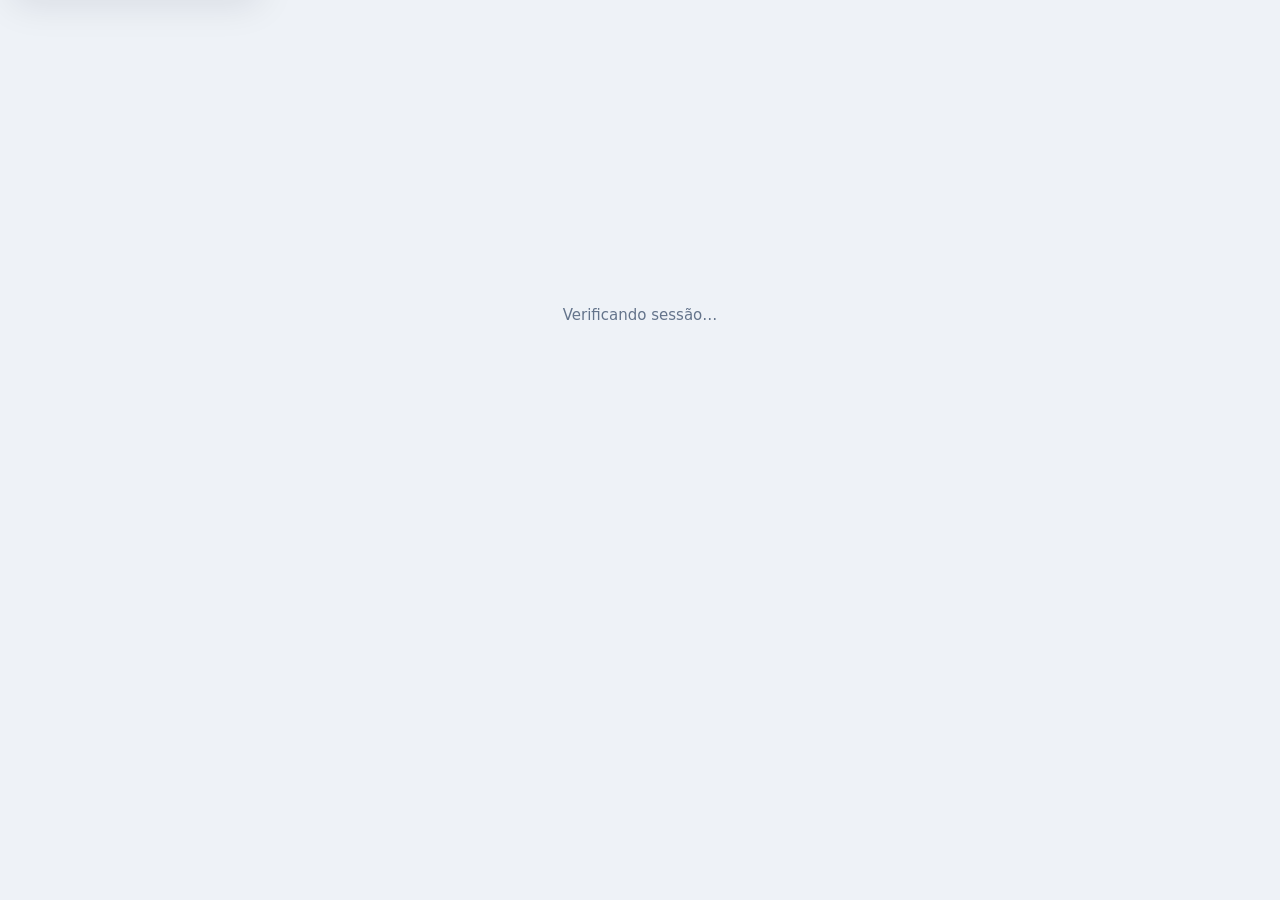
<file: control-center/index.html>
<!doctype html>
<html lang="pt-BR">
<head>
  <meta charset="utf-8">
  <meta name="viewport" content="width=device-width, initial-scale=1">
  <meta name="color-scheme" content="light">
  <meta name="robots" content="noindex, nofollow">
  <meta name="referrer" content="no-referrer">
  <meta name="description" content="ROUTflex Control Center — console administrativo conectado ao Platform Core.">
  <title>ROUTflex Control Center</title>
  <link rel="icon" href="data:image/svg+xml,%3Csvg xmlns='http://www.w3.org/2000/svg' viewBox='0 0 32 32'%3E%3Crect width='32' height='32' rx='7' fill='%2307111d'/%3E%3Cpath d='M8 22V10h6c5 0 9 2 9 6s-4 6-9 6H8zm5-4h1c3 0 4-1 4-2s-1-2-4-2h-1v4z' fill='%233ba8f5'/%3E%3C/svg%3E">
  <link rel="stylesheet" href="control-center.css">
  <link rel="stylesheet" href="../auth-transition.css">
</head>
<body class="is-access-locked">
  <a class="skip-link" href="#main-content">Ir para o conteúdo principal</a>

  <svg class="icon-sprite" aria-hidden="true">
    <symbol id="icon-overview" viewBox="0 0 24 24"><path d="M4 4h6v6H4zM14 4h6v10h-6zM4 14h6v6H4zM14 18h6v2h-6z"/></symbol>
    <symbol id="icon-companies" viewBox="0 0 24 24"><path d="M4 20V7l8-4 8 4v13M8 9h1m6 0h1M8 13h1m6 0h1M8 17h1m6 0h1M2 20h20"/></symbol>
    <symbol id="icon-modules" viewBox="0 0 24 24"><path d="M4 4h6v6H4zM14 4h6v6h-6zM4 14h6v6H4zM14 14h6v6h-6z"/></symbol>
    <symbol id="icon-users" viewBox="0 0 24 24"><path d="M16 20v-2a4 4 0 0 0-4-4H6a4 4 0 0 0-4 4v2M9 10a4 4 0 1 0 0-8 4 4 0 0 0 0 8m13 10v-2a4 4 0 0 0-3-3.87M16 2.13a4 4 0 0 1 0 7.75"/></symbol>
    <symbol id="icon-environments" viewBox="0 0 24 24"><ellipse cx="12" cy="5" rx="8" ry="3"/><path d="M4 5v7c0 1.66 3.58 3 8 3s8-1.34 8-3V5M4 12v7c0 1.66 3.58 3 8 3s8-1.34 8-3v-7"/></symbol>
    <symbol id="icon-onboarding" viewBox="0 0 24 24"><path d="M9 11l3 3L22 4M21 12v7a2 2 0 0 1-2 2H5a2 2 0 0 1-2-2V5a2 2 0 0 1 2-2h11"/></symbol>
    <symbol id="icon-security" viewBox="0 0 24 24"><path d="M12 22s8-4 8-10V5l-8-3-8 3v7c0 6 8 10 8 10zM9 12l2 2 4-4"/></symbol>
    <symbol id="icon-settings" viewBox="0 0 24 24"><circle cx="12" cy="12" r="3"/><path d="M19.4 15a1.7 1.7 0 0 0 .34 1.88l.06.06-2.83 2.83-.06-.06a1.7 1.7 0 0 0-1.88-.34 1.7 1.7 0 0 0-1.03 1.56V21h-4v-.08A1.7 1.7 0 0 0 8.95 19.4a1.7 1.7 0 0 0-1.88.34l-.06.06-2.83-2.83.06-.06A1.7 1.7 0 0 0 4.58 15 1.7 1.7 0 0 0 3 14H3v-4h.08A1.7 1.7 0 0 0 4.6 8.95a1.7 1.7 0 0 0-.34-1.88l-.06-.06 2.83-2.83.06.06A1.7 1.7 0 0 0 9 4.58 1.7 1.7 0 0 0 10 3V3h4v.08A1.7 1.7 0 0 0 15.05 4.6a1.7 1.7 0 0 0 1.88-.34l.06-.06 2.83 2.83-.06.06A1.7 1.7 0 0 0 19.42 9 1.7 1.7 0 0 0 21 10h.08v4H21a1.7 1.7 0 0 0-1.6 1z"/></symbol>
    <symbol id="icon-search" viewBox="0 0 24 24"><circle cx="11" cy="11" r="7"/><path d="m20 20-4-4"/></symbol>
    <symbol id="icon-bell" viewBox="0 0 24 24"><path d="M18 8a6 6 0 0 0-12 0c0 7-3 7-3 9h18c0-2-3-2-3-9M10 21h4"/></symbol>
    <symbol id="icon-chevron" viewBox="0 0 24 24"><path d="m9 18 6-6-6-6"/></symbol>
    <symbol id="icon-menu" viewBox="0 0 24 24"><path d="M4 6h16M4 12h16M4 18h16"/></symbol>
    <symbol id="icon-close" viewBox="0 0 24 24"><path d="M18 6 6 18M6 6l12 12"/></symbol>
  </svg>

  <section id="authTransition" aria-label="Estado da sessão"><p id="authTransitionMessage" role="status" aria-live="polite">Verificando sessão…</p><button id="authTransitionRetry" type="button" hidden>Tentar novamente</button></section>
  <section class="access-screen" id="access-screen" hidden aria-labelledby="access-title">
    <div class="access-frame">
      <div class="access-brand" aria-label="ROUTflex">
        <span class="brand-mark" aria-hidden="true"><i></i><i></i><i></i></span>
        <span><strong>ROUT<span>flex</span></strong><small>Control Center</small></span>
      </div>

      <div class="access-copy">
        <p class="eyebrow">Autoridade central da plataforma</p>
        <h1 id="access-title">ROUTflex Control Center</h1>
        <p>Administração central do ecossistema</p>
      </div>

      <div class="access-login">
        <p class="access-error" id="cc-login-error" role="alert" hidden></p>
        <a class="button button--primary button--access" href="/?returnTo=/control-center/index.html#acesso" id="cc-login-submit">
          Acessar ROUTflex
          <svg aria-hidden="true"><use href="#icon-chevron"></use></svg>
        </a>
      </div>
      <span class="environment-pill" id="cc-access-pill"><i></i> <span>Platform Core</span></span>
      <p class="access-disclaimer">Console conectado — exige papel <strong>Platform Owner</strong>. Ações executadas aqui afetam o ambiente conectado e são auditadas.</p>
    </div>
  </section>

  <div class="control-center" id="control-center" hidden>
    <div class="drawer-overlay" data-action="close-drawer" hidden></div>

    <aside class="sidebar" id="sidebar" aria-label="Navegação do Control Center">
      <div class="sidebar__header">
        <div class="sidebar-brand">
          <span class="brand-mark brand-mark--small" aria-hidden="true"><i></i><i></i><i></i></span>
          <span class="sidebar-brand__copy"><strong>ROUT<span>flex</span></strong><small>Control Center</small></span>
        </div>
        <button class="icon-button sidebar-collapse" type="button" data-action="toggle-sidebar" aria-label="Recolher sidebar" aria-expanded="true">
          <svg aria-hidden="true"><use href="#icon-chevron"></use></svg>
        </button>
      </div>

      <div class="sidebar-context">
        <span>Administração</span>
        <strong>Ecossistema global</strong>
        <small id="cc-sidebar-env"><i></i> Conectado</small>
      </div>

      <nav class="sidebar-nav" aria-label="Áreas administrativas">
        <button type="button" data-view="overview" aria-current="page"><svg aria-hidden="true"><use href="#icon-overview"></use></svg><span>Visão geral</span></button>
        <button type="button" data-view="companies"><svg aria-hidden="true"><use href="#icon-companies"></use></svg><span>Empresas</span></button>
        <button type="button" data-view="licenses"><svg aria-hidden="true"><use href="#icon-modules"></use></svg><span>Licenças e módulos</span></button>
        <button type="button" data-view="users"><svg aria-hidden="true"><use href="#icon-users"></use></svg><span>Usuários globais</span></button>
        <button type="button" data-view="environments"><svg aria-hidden="true"><use href="#icon-environments"></use></svg><span>Ambientes</span></button>
        <button type="button" data-view="onboarding"><svg aria-hidden="true"><use href="#icon-onboarding"></use></svg><span>Onboarding</span></button>
        <button type="button" data-view="security"><svg aria-hidden="true"><use href="#icon-security"></use></svg><span>Segurança e auditoria</span></button>
        <button type="button" data-view="settings"><svg aria-hidden="true"><use href="#icon-settings"></use></svg><span>Configurações</span></button>
      </nav>

      <div class="sidebar-insight">
        <span>ROUTEX Insights</span>
        <small>Em planejamento</small>
      </div>

      <div class="sidebar-owner">
        <span class="owner-avatar owner-avatar--small" id="cc-owner-avatar-side" aria-hidden="true">—</span>
        <span class="sidebar-owner__copy"><strong id="cc-owner-name-side">—</strong><small id="cc-owner-role-side">—</small></span>
        <button class="icon-button" type="button" data-action="toggle-owner-menu" aria-label="Abrir menu do proprietário" aria-expanded="false">
          <span aria-hidden="true">•••</span>
        </button>
      </div>
    </aside>

    <div class="app-shell">
      <header class="topbar">
        <div class="topbar__title">
          <button class="icon-button mobile-menu" type="button" data-action="open-drawer" aria-label="Abrir navegação" aria-controls="sidebar" aria-expanded="false">
            <svg aria-hidden="true"><use href="#icon-menu"></use></svg>
          </button>
          <div>
            <span>ROUTflex Control Center</span>
            <strong id="current-area-title">Visão geral</strong>
          </div>
        </div>

        <div class="topbar__actions">
          <div class="global-search" role="search">
            <svg aria-hidden="true"><use href="#icon-search"></use></svg>
            <label class="sr-only" for="global-search">Busca global</label>
            <input id="global-search" type="search" placeholder="Buscar empresa ou usuário" autocomplete="off" aria-controls="global-search-results" aria-expanded="false">
            <div class="search-results" id="global-search-results" role="listbox" hidden></div>
          </div>

          <span class="topbar-environment" id="cc-topbar-env"><i></i><span>Verificando conexão…</span></span>
          <button class="icon-button notification-button" type="button" data-action="toggle-notifications" aria-label="Abrir notificações" aria-expanded="false">
            <svg aria-hidden="true"><use href="#icon-bell"></use></svg>
            <span class="notification-count" id="notification-count" hidden>0</span>
          </button>
          <button class="owner-button" type="button" data-action="toggle-owner-menu" aria-expanded="false">
            <span class="owner-avatar owner-avatar--tiny" id="cc-owner-avatar-top" aria-hidden="true">—</span>
            <span id="cc-owner-first-name">—</span>
            <svg aria-hidden="true"><use href="#icon-chevron"></use></svg>
          </button>
        </div>

        <div class="topbar-popover notification-popover" id="notification-popover" hidden></div>
        <div class="topbar-popover owner-popover" id="owner-popover" hidden>
          <strong id="cc-owner-name-pop">—</strong>
          <span id="cc-owner-role-pop">—</span>
          <hr>
          <button type="button" data-view="settings">Configurações de conexão</button>
          <button type="button" data-recovery-contact>Contato de recuperação</button>
          <button type="button" data-action="logout">Encerrar sessão</button>
        </div>
      </header>

      <main class="main-content" id="main-content" tabindex="-1">
        <div class="view-root" id="view-root">
          <noscript>Este console requer JavaScript habilitado.</noscript>
        </div>
      </main>
    </div>
  </div>

  <div class="modal-layer" id="modal-layer" hidden>
    <div class="modal-backdrop" data-action="close-modal"></div>
    <section class="modal" id="modal" role="dialog" aria-modal="true" aria-labelledby="modal-title" tabindex="-1">
      <header class="modal__header">
        <div>
          <span id="modal-kicker">Ação administrativa</span>
          <h2 id="modal-title">Configuração</h2>
        </div>
        <button class="icon-button" type="button" data-action="close-modal" aria-label="Fechar modal">
          <svg aria-hidden="true"><use href="#icon-close"></use></svg>
        </button>
      </header>
      <div class="modal__body" id="modal-body"></div>
      <footer class="modal__footer" id="modal-footer"></footer>
    </section>
  </div>

  <div class="toast-region" id="toast-region" role="status" aria-live="polite" aria-atomic="true"></div>

  <script src="../auth-config.js"></script>
  <script src="../core-client.js"></script>
  <script src="../auth-transition.js"></script>
  <script src="../destination-resolver.js"></script>
  <script src="cc-live.js"></script>
  <link rel="stylesheet" href="../recovery-contact.css">
  <script src="../recovery-contact.js"></script>
</body>
</html>
</file>
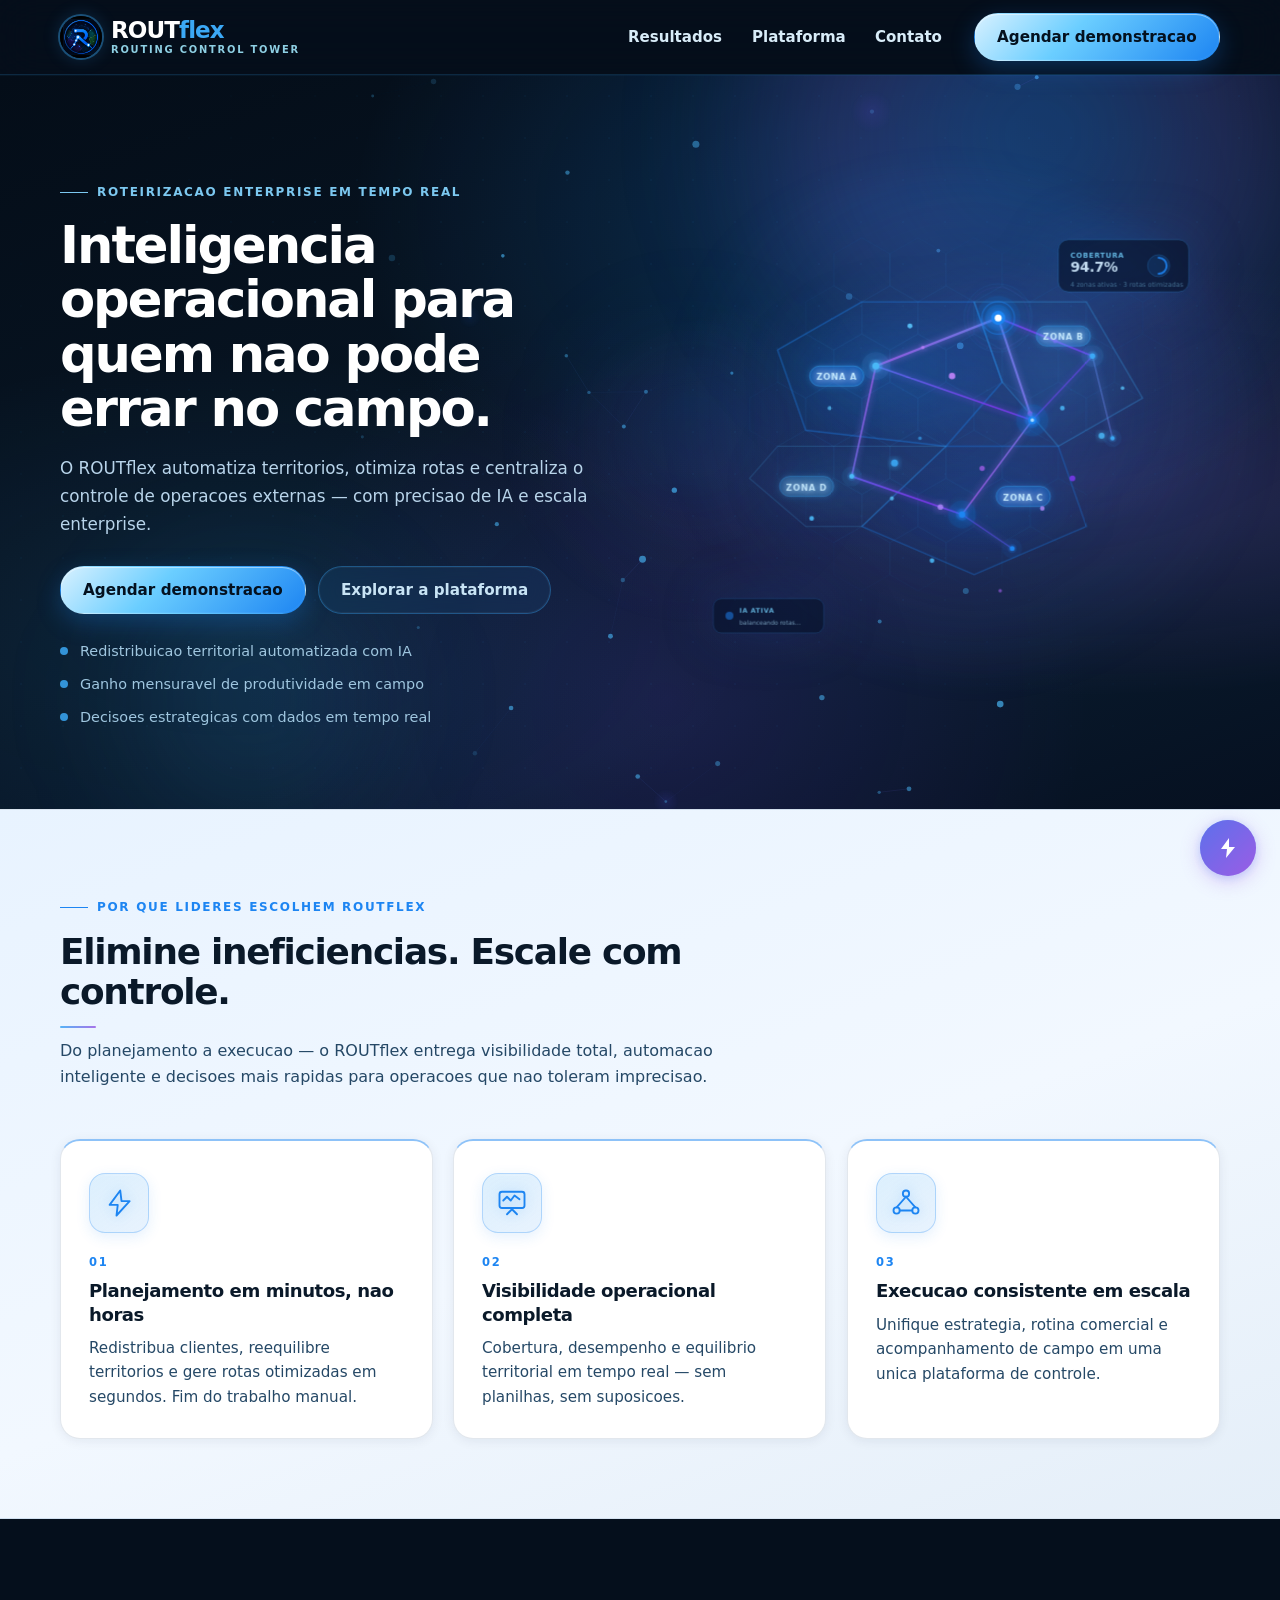
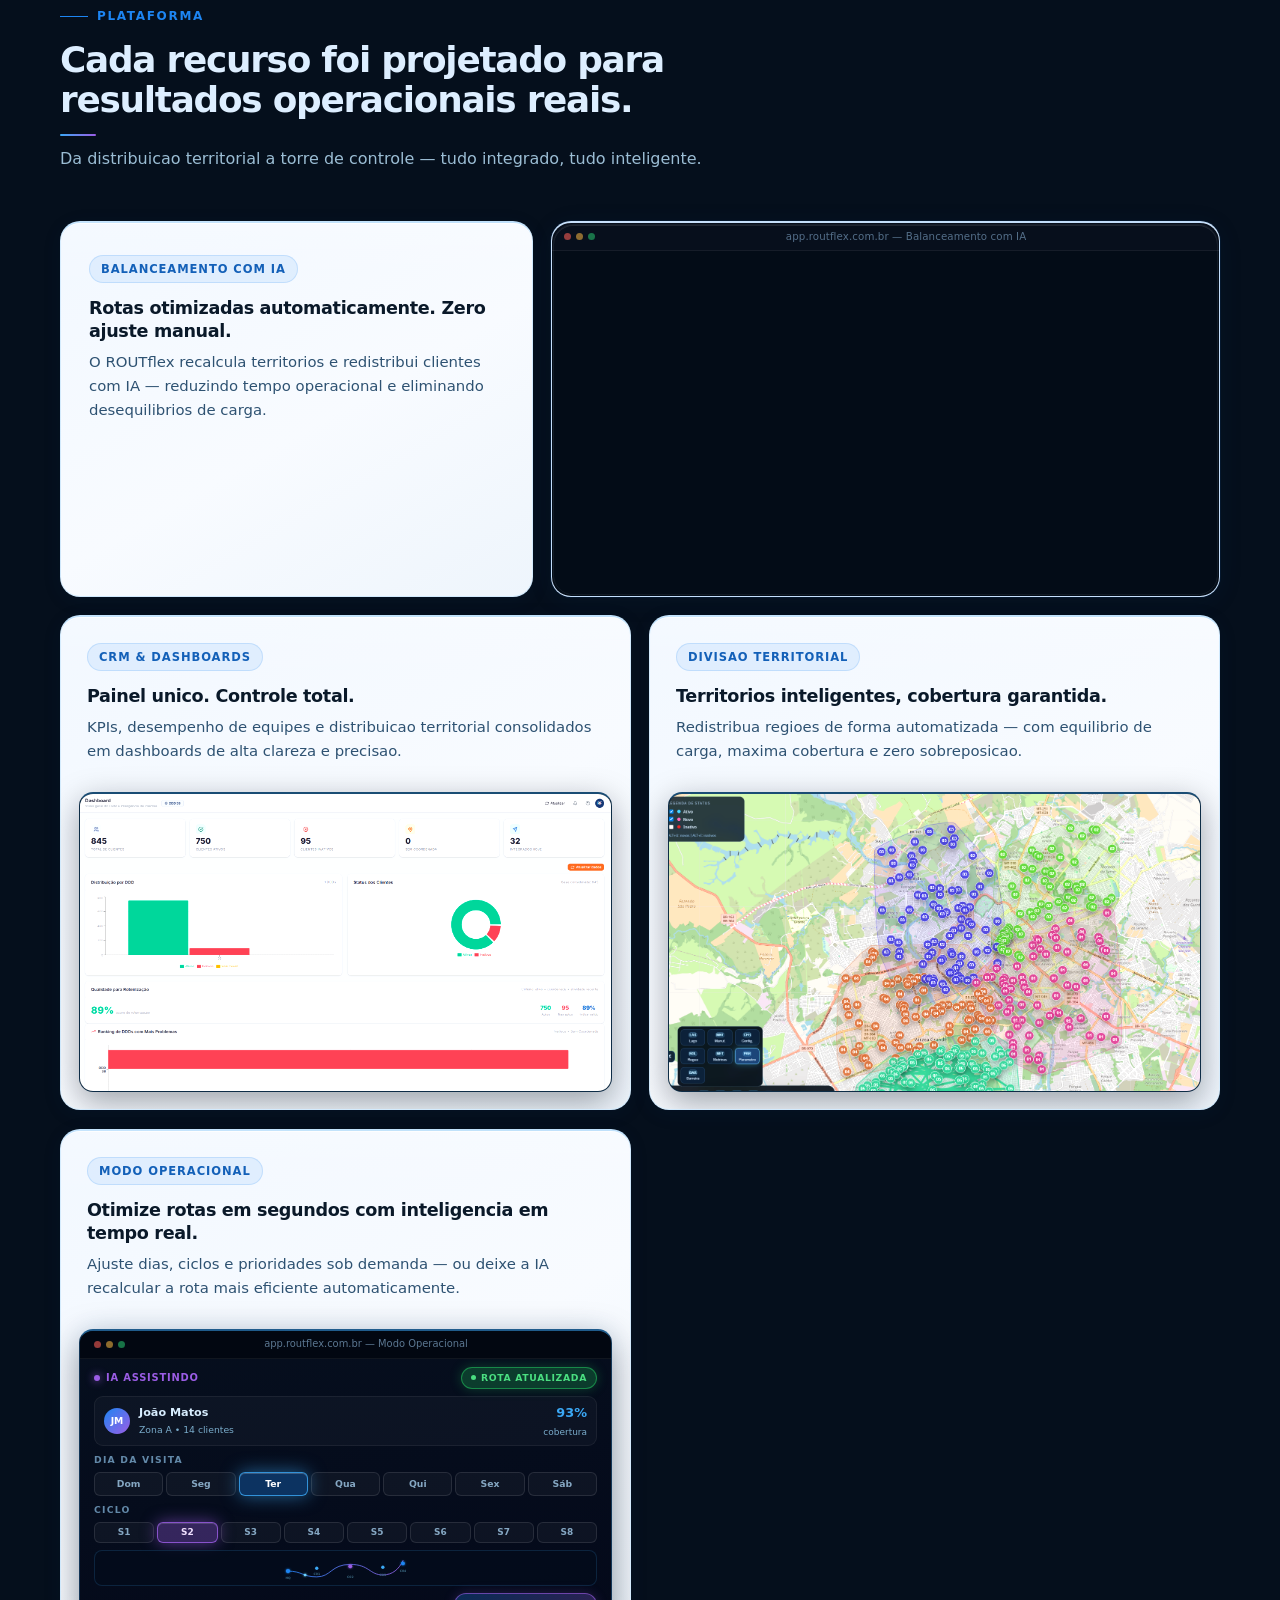
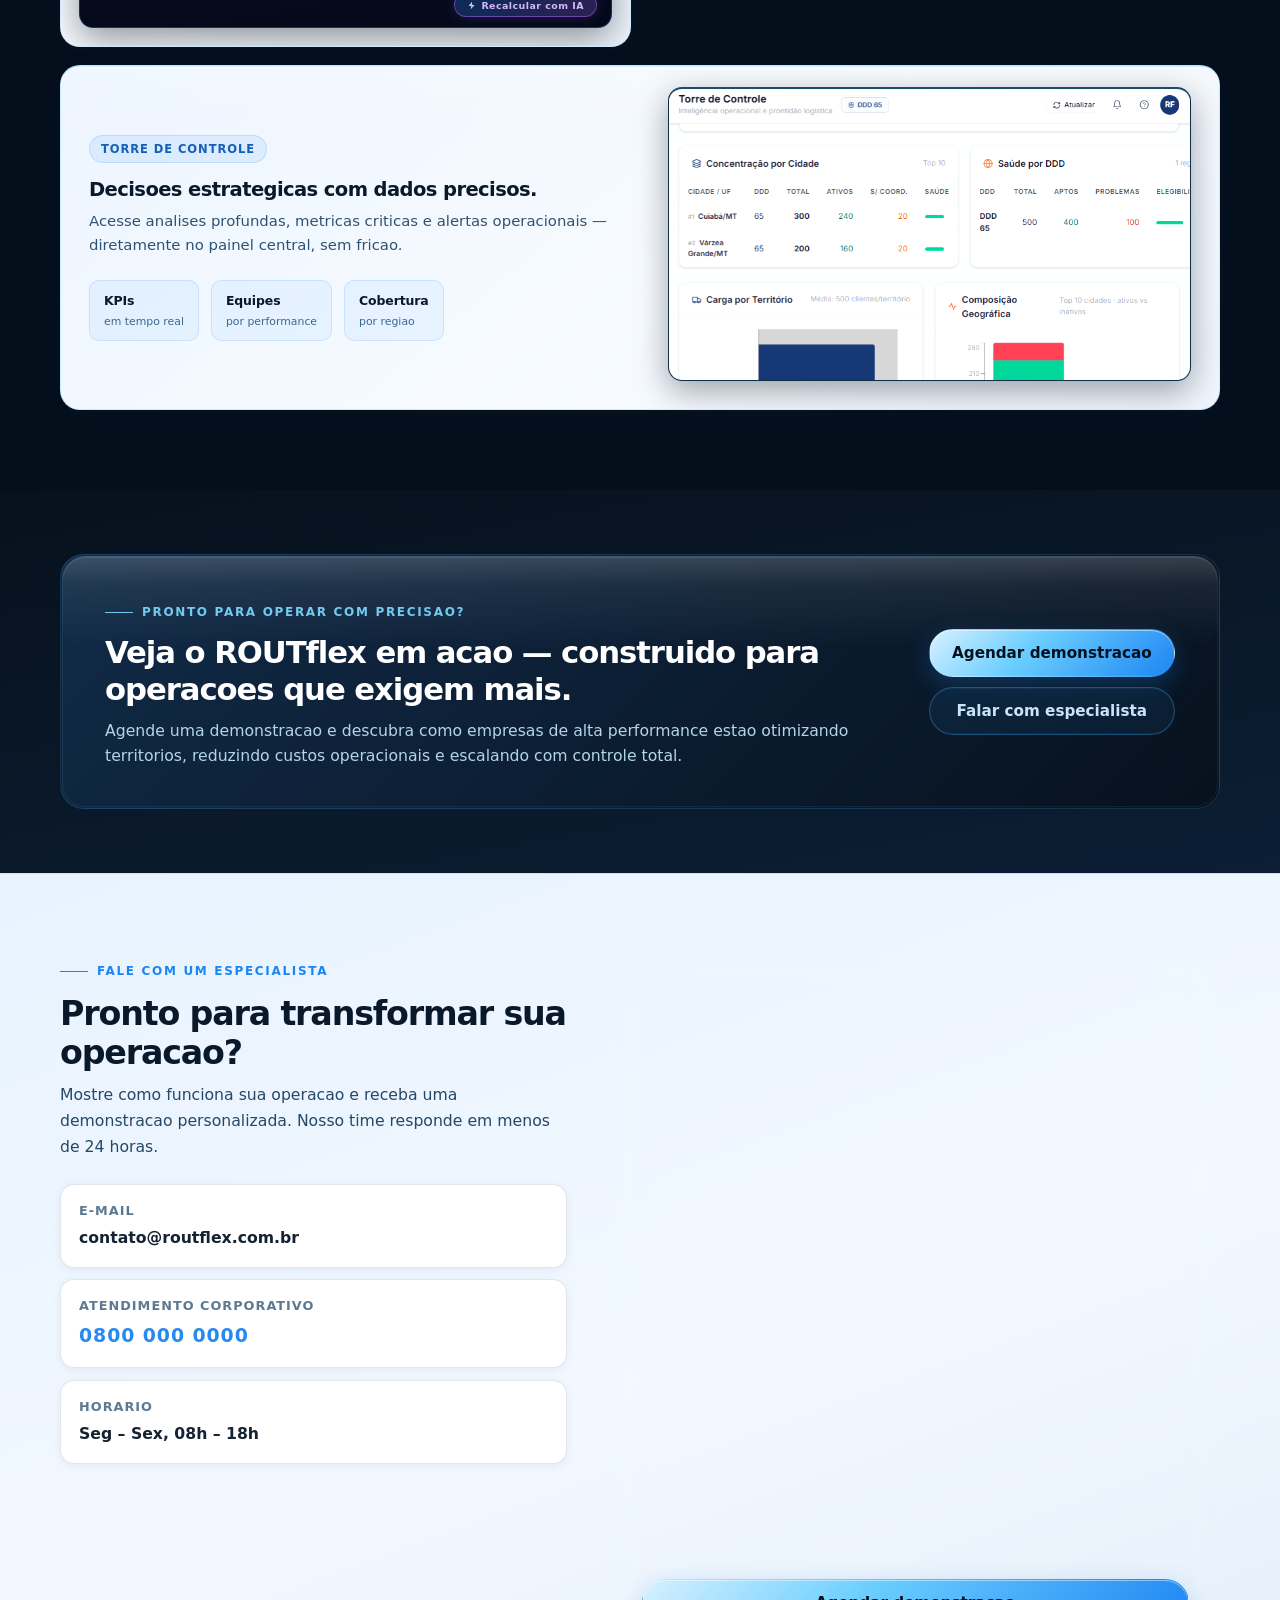
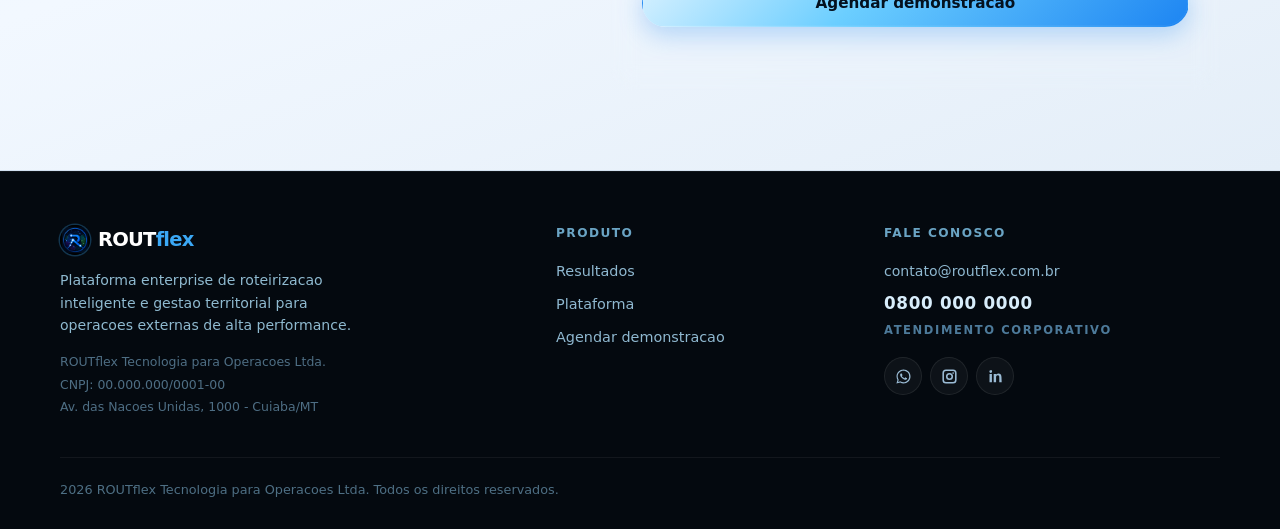
<file: landing-routflex/index.html>
﻿<!DOCTYPE html>
<html lang="pt-BR">
<head>
  <meta charset="UTF-8">
  <meta name="viewport" content="width=device-width, initial-scale=1.0">
  <meta name="description" content="ROUTflex é a plataforma enterprise de roteirização inteligente que automatiza territórios, otimiza rotas e entrega controle operacional em tempo real.">
  <meta name="robots" content="index, follow">
  <meta property="og:type" content="website">
  <meta property="og:title" content="ROUTflex | Inteligência operacional para equipes de campo">
  <meta property="og:description" content="Automatize territórios, otimize rotas e escale sua operação externa com inteligência de IA. ROUTflex — plataforma SaaS enterprise.">
  <meta property="og:image" content="assets/cabecalho.png">
  <meta property="og:locale" content="pt_BR">
  <title>ROUTflex | Inteligência operacional para equipes de campo</title>
  <link rel="icon" type="image/png" href="assets/logo.png">
  <link rel="stylesheet" href="styles.css">
</head>
<body>
  <div class="page-shell">

    <header class="site-header" id="topo">
      <div class="container header-inner">
        <a class="brand" href="#topo" aria-label="ROUTflex inicio">
          <img class="brand-logo" src="assets/logo.png" alt="Logo ROUTflex" loading="eager" width="42" height="42">
          <span class="brand-text">
            <strong><span class="brand-rout">ROUT</span><span class="brand-flex">flex</span></strong>
            <small>ROUTING CONTROL TOWER</small>
          </span>
        </a>
        <button class="nav-toggle" type="button" aria-label="Abrir menu" aria-expanded="false" aria-controls="main-nav">
          <span class="bar bar-top"></span>
          <span class="bar bar-bottom"></span>
        </button>
        <nav class="main-nav" id="main-nav" aria-label="Navegacao principal">
          <a href="#beneficios">Resultados</a>
          <a href="#funcionalidades">Plataforma</a>
          <a href="#contato">Contato</a>
        </nav>
        <a class="button button-primary header-cta" href="#contato">Agendar demonstracao</a>
      </div>
    </header>

    <main>

      <section class="hero-section" aria-label="Apresentacao principal do ROUTflex">
        <canvas class="hero-canvas" id="heroCanvas" aria-hidden="true"></canvas>
        <div class="hero-bg" aria-hidden="true">
          <span class="hero-orb orb-1"></span>
          <span class="hero-orb orb-2"></span>
          <span class="hero-orb orb-3"></span>
        </div>
        <div class="container hero-inner">
          <div class="hero-copy reveal">
            <span class="eyebrow eyebrow-light">Roteirizacao enterprise em tempo real</span>
            <h1>Inteligencia operacional para quem nao pode errar no campo.</h1>
            <p class="hero-lead">
              O ROUTflex automatiza territorios, otimiza rotas e centraliza o controle de operacoes externas — com precisao de IA e escala enterprise.
            </p>
            <div class="hero-actions">
              <a class="button button-primary" href="#contato">Agendar demonstracao</a>
              <a class="button button-ghost" href="#funcionalidades">Explorar a plataforma</a>
            </div>
            <ul class="hero-points">
              <li>Redistribuicao territorial automatizada com IA</li>
              <li>Ganho mensuravel de produtividade em campo</li>
              <li>Decisoes estrategicas com dados em tempo real</li>
            </ul>
          </div>
          <div class="hero-visual" aria-hidden="true">
            <div class="hero-map-panel">
              <svg class="hero-map-svg" viewBox="0 0 560 480" fill="none" xmlns="http://www.w3.org/2000/svg">
                <defs>
                  <filter id="glow-strong" x="-80%" y="-80%" width="260%" height="260%">
                    <feGaussianBlur in="SourceGraphic" stdDeviation="6" result="blur"/>
                    <feMerge><feMergeNode in="blur"/><feMergeNode in="SourceGraphic"/></feMerge>
                  </filter>
                  <filter id="glow-soft" x="-50%" y="-50%" width="200%" height="200%">
                    <feGaussianBlur in="SourceGraphic" stdDeviation="3" result="blur"/>
                    <feMerge><feMergeNode in="blur"/><feMergeNode in="SourceGraphic"/></feMerge>
                  </filter>
                  <filter id="glow-pulse" x="-120%" y="-120%" width="340%" height="340%">
                    <feGaussianBlur in="SourceGraphic" stdDeviation="10" result="blur"/>
                    <feMerge><feMergeNode in="blur"/><feMergeNode in="SourceGraphic"/></feMerge>
                  </filter>
                  <radialGradient id="zone-a-fill" cx="50%" cy="50%" r="50%">
                    <stop offset="0%" stop-color="#1d85f2" stop-opacity="0.18"/>
                    <stop offset="100%" stop-color="#1d85f2" stop-opacity="0.04"/>
                  </radialGradient>
                  <radialGradient id="zone-b-fill" cx="50%" cy="50%" r="50%">
                    <stop offset="0%" stop-color="#3ba8f5" stop-opacity="0.14"/>
                    <stop offset="100%" stop-color="#3ba8f5" stop-opacity="0.03"/>
                  </radialGradient>
                  <radialGradient id="zone-c-fill" cx="50%" cy="50%" r="50%">
                    <stop offset="0%" stop-color="#0e5fd4" stop-opacity="0.16"/>
                    <stop offset="100%" stop-color="#0e5fd4" stop-opacity="0.03"/>
                  </radialGradient>
                  <radialGradient id="zone-d-fill" cx="50%" cy="50%" r="50%">
                    <stop offset="0%" stop-color="#4ab8f7" stop-opacity="0.12"/>
                    <stop offset="100%" stop-color="#4ab8f7" stop-opacity="0.02"/>
                  </radialGradient>
                  <linearGradient id="route-grad-1" x1="0%" y1="0%" x2="100%" y2="0%">
                    <stop offset="0%" stop-color="#1d85f2" stop-opacity="0"/>
                    <stop offset="50%" stop-color="#3ba8f5" stop-opacity="0.9"/>
                    <stop offset="100%" stop-color="#1d85f2" stop-opacity="0"/>
                  </linearGradient>
                  <linearGradient id="route-grad-2" x1="0%" y1="0%" x2="100%" y2="100%">
                    <stop offset="0%" stop-color="#4ab8f7" stop-opacity="0"/>
                    <stop offset="50%" stop-color="#4ab8f7" stop-opacity="0.7"/>
                    <stop offset="100%" stop-color="#4ab8f7" stop-opacity="0"/>
                  </linearGradient>
                  <linearGradient id="neon-route-grad" gradientUnits="userSpaceOnUse" x1="80" y1="430" x2="520" y2="80">
                    <stop offset="0%" stop-color="#1d85f2" stop-opacity="0.90"/>
                    <stop offset="48%" stop-color="#9b5de5" stop-opacity="0.95"/>
                    <stop offset="100%" stop-color="#3ba8f5" stop-opacity="0.80"/>
                  </linearGradient>
                  <linearGradient id="neon-route-grad-2" gradientUnits="userSpaceOnUse" x1="100" y1="100" x2="490" y2="400">
                    <stop offset="0%" stop-color="#3ba8f5" stop-opacity="0.85"/>
                    <stop offset="50%" stop-color="#7c3aed" stop-opacity="0.92"/>
                    <stop offset="100%" stop-color="#1d85f2" stop-opacity="0.75"/>
                  </linearGradient>
                  <filter id="glow-neon" x="-80%" y="-80%" width="260%" height="260%">
                    <feGaussianBlur in="SourceGraphic" stdDeviation="5" result="blur"/>
                    <feMerge><feMergeNode in="blur"/><feMergeNode in="SourceGraphic"/></feMerge>
                  </filter>
                  <clipPath id="map-clip">
                    <rect x="0" y="0" width="560" height="480"/>
                  </clipPath>
                </defs>

                <!-- Hexagon territory grid (subtle) -->
                <g clip-path="url(#map-clip)" opacity="0.35">
                  <!-- Row 1 -->
                  <polygon points="200,30 228,46 228,78 200,94 172,78 172,46" fill="none" stroke="rgba(59,168,245,0.22)" stroke-width="0.8"/>
                  <polygon points="256,30 284,46 284,78 256,94 228,78 228,46" fill="none" stroke="rgba(59,168,245,0.18)" stroke-width="0.8"/>
                  <polygon points="312,30 340,46 340,78 312,94 284,78 284,46" fill="none" stroke="rgba(59,168,245,0.16)" stroke-width="0.8"/>
                  <polygon points="368,30 396,46 396,78 368,94 340,78 340,46" fill="none" stroke="rgba(59,168,245,0.14)" stroke-width="0.8"/>
                  <polygon points="424,30 452,46 452,78 424,94 396,78 396,46" fill="none" stroke="rgba(59,168,245,0.12)" stroke-width="0.8"/>
                  <polygon points="480,30 508,46 508,78 480,94 452,78 452,46" fill="none" stroke="rgba(59,168,245,0.10)" stroke-width="0.8"/>
                  <!-- Row 2 offset -->
                  <polygon points="172,78 200,94 200,126 172,142 144,126 144,94" fill="none" stroke="rgba(59,168,245,0.20)" stroke-width="0.8"/>
                  <polygon points="228,78 256,94 256,126 228,142 200,126 200,94" fill="none" stroke="rgba(59,168,245,0.22)" stroke-width="0.8"/>
                  <polygon points="284,78 312,94 312,126 284,142 256,126 256,94" fill="none" stroke="rgba(59,168,245,0.20)" stroke-width="0.8"/>
                  <polygon points="340,78 368,94 368,126 340,142 312,126 312,94" fill="none" stroke="rgba(59,168,245,0.18)" stroke-width="0.8"/>
                  <polygon points="396,78 424,94 424,126 396,142 368,126 368,94" fill="none" stroke="rgba(59,168,245,0.15)" stroke-width="0.8"/>
                  <polygon points="452,78 480,94 480,126 452,142 424,126 424,94" fill="none" stroke="rgba(59,168,245,0.12)" stroke-width="0.8"/>
                  <polygon points="508,78 536,94 536,126 508,142 480,126 480,94" fill="none" stroke="rgba(59,168,245,0.09)" stroke-width="0.8"/>
                  <!-- Row 3 -->
                  <polygon points="144,126 172,142 172,174 144,190 116,174 116,142" fill="none" stroke="rgba(59,168,245,0.18)" stroke-width="0.8"/>
                  <polygon points="200,126 228,142 228,174 200,190 172,174 172,142" fill="none" stroke="rgba(59,168,245,0.22)" stroke-width="0.8"/>
                  <polygon points="256,126 284,142 284,174 256,190 228,174 228,142" fill="none" stroke="rgba(59,168,245,0.22)" stroke-width="0.8"/>
                  <polygon points="312,126 340,142 340,174 312,190 284,174 284,142" fill="none" stroke="rgba(59,168,245,0.20)" stroke-width="0.8"/>
                  <polygon points="368,126 396,142 396,174 368,190 340,174 340,142" fill="none" stroke="rgba(59,168,245,0.17)" stroke-width="0.8"/>
                  <polygon points="424,126 452,142 452,174 424,190 396,174 396,142" fill="none" stroke="rgba(59,168,245,0.14)" stroke-width="0.8"/>
                  <polygon points="480,126 508,142 508,174 480,190 452,174 452,142" fill="none" stroke="rgba(59,168,245,0.10)" stroke-width="0.8"/>
                  <!-- Row 4 offset -->
                  <polygon points="116,174 144,190 144,222 116,238 88,222 88,190" fill="none" stroke="rgba(59,168,245,0.16)" stroke-width="0.8"/>
                  <polygon points="172,174 200,190 200,222 172,238 144,222 144,190" fill="none" stroke="rgba(59,168,245,0.20)" stroke-width="0.8"/>
                  <polygon points="228,174 256,190 256,222 228,238 200,222 200,190" fill="none" stroke="rgba(59,168,245,0.22)" stroke-width="0.8"/>
                  <polygon points="284,174 312,190 312,222 284,238 256,222 256,190" fill="none" stroke="rgba(59,168,245,0.20)" stroke-width="0.8"/>
                  <polygon points="340,174 368,190 368,222 340,238 312,222 312,190" fill="none" stroke="rgba(59,168,245,0.18)" stroke-width="0.8"/>
                  <polygon points="396,174 424,190 424,222 396,238 368,222 368,190" fill="none" stroke="rgba(59,168,245,0.15)" stroke-width="0.8"/>
                  <polygon points="452,174 480,190 480,222 452,238 424,222 424,190" fill="none" stroke="rgba(59,168,245,0.11)" stroke-width="0.8"/>
                  <!-- Row 5 -->
                  <polygon points="144,222 172,238 172,270 144,286 116,270 116,238" fill="none" stroke="rgba(59,168,245,0.18)" stroke-width="0.8"/>
                  <polygon points="200,222 228,238 228,270 200,286 172,270 172,238" fill="none" stroke="rgba(59,168,245,0.20)" stroke-width="0.8"/>
                  <polygon points="256,222 284,238 284,270 256,286 228,270 228,238" fill="none" stroke="rgba(59,168,245,0.20)" stroke-width="0.8"/>
                  <polygon points="312,222 340,238 340,270 312,286 284,270 284,238" fill="none" stroke="rgba(59,168,245,0.18)" stroke-width="0.8"/>
                  <polygon points="368,222 396,238 396,270 368,286 340,270 340,238" fill="none" stroke="rgba(59,168,245,0.15)" stroke-width="0.8"/>
                  <polygon points="424,222 452,238 452,270 424,286 396,270 396,238" fill="none" stroke="rgba(59,168,245,0.12)" stroke-width="0.8"/>
                  <!-- Row 6 offset -->
                  <polygon points="172,270 200,286 200,318 172,334 144,318 144,286" fill="none" stroke="rgba(59,168,245,0.17)" stroke-width="0.8"/>
                  <polygon points="228,270 256,286 256,318 228,334 200,318 200,286" fill="none" stroke="rgba(59,168,245,0.18)" stroke-width="0.8"/>
                  <polygon points="284,270 312,286 312,318 284,334 256,318 256,286" fill="none" stroke="rgba(59,168,245,0.16)" stroke-width="0.8"/>
                  <polygon points="340,270 368,286 368,318 340,334 312,318 312,286" fill="none" stroke="rgba(59,168,245,0.14)" stroke-width="0.8"/>
                  <polygon points="396,270 424,286 424,318 396,334 368,318 368,286" fill="none" stroke="rgba(59,168,245,0.11)" stroke-width="0.8"/>
                  <!-- Row 7 -->
                  <polygon points="200,318 228,334 228,366 200,382 172,366 172,334" fill="none" stroke="rgba(59,168,245,0.14)" stroke-width="0.8"/>
                  <polygon points="256,318 284,334 284,366 256,382 228,366 228,334" fill="none" stroke="rgba(59,168,245,0.15)" stroke-width="0.8"/>
                  <polygon points="312,318 340,334 340,366 312,382 284,366 284,334" fill="none" stroke="rgba(59,168,245,0.13)" stroke-width="0.8"/>
                  <polygon points="368,318 396,334 396,366 368,382 340,366 340,334" fill="none" stroke="rgba(59,168,245,0.10)" stroke-width="0.8"/>
                </g>

                <!-- Territory zones (colored fill regions) -->
                <polygon points="116,142 200,94 312,94 340,174 284,238 144,222" fill="url(#zone-a-fill)" stroke="rgba(29,133,242,0.45)" stroke-width="1.4" stroke-linejoin="round" opacity="0.9"/>
                <polygon points="312,94 424,94 480,190 396,238 340,174" fill="url(#zone-b-fill)" stroke="rgba(59,168,245,0.38)" stroke-width="1.2" stroke-linejoin="round" opacity="0.85"/>
                <polygon points="284,238 396,238 424,318 312,366 200,318" fill="url(#zone-c-fill)" stroke="rgba(29,133,242,0.40)" stroke-width="1.3" stroke-linejoin="round" opacity="0.85"/>
                <polygon points="116,238 284,238 200,318 144,318 88,270" fill="url(#zone-d-fill)" stroke="rgba(74,184,247,0.30)" stroke-width="1.0" stroke-linejoin="round" opacity="0.7"/>

                <!-- Route lines between nodes (neon gradient + glow) -->
                <g stroke-linecap="round" filter="url(#glow-soft)">
                  <line x1="214" y1="158" x2="336" y2="110" stroke="url(#neon-route-grad)" stroke-width="2.2"/>
                  <line x1="336" y1="110" x2="370" y2="212" stroke="url(#neon-route-grad)" stroke-width="2.0"/>
                  <line x1="336" y1="110" x2="430" y2="148" stroke="url(#neon-route-grad-2)" stroke-width="1.8"/>
                  <line x1="370" y1="212" x2="214" y2="158" stroke="url(#neon-route-grad-2)" stroke-width="1.5"/>
                  <line x1="214" y1="158" x2="190" y2="268" stroke="url(#neon-route-grad)" stroke-width="1.5"/>
                  <line x1="190" y1="268" x2="300" y2="306" stroke="url(#neon-route-grad-2)" stroke-width="1.7"/>
                  <line x1="300" y1="306" x2="370" y2="212" stroke="url(#neon-route-grad)" stroke-width="1.4"/>
                  <line x1="300" y1="306" x2="350" y2="340" stroke="url(#neon-route-grad-2)" stroke-width="1.2" opacity="0.72"/>
                  <line x1="430" y1="148" x2="370" y2="212" stroke="url(#neon-route-grad-2)" stroke-width="1.3" opacity="0.78"/>
                  <line x1="430" y1="148" x2="450" y2="230" stroke="url(#neon-route-grad)" stroke-width="1.1" opacity="0.65"/>
                </g>

                <!-- Animated route pulses (neon blue + purple data flows) -->
                <path id="route-p1" d="M214,158 L336,110 L370,212 L190,268 L300,306" fill="none" stroke="none"/>
                <circle r="3.5" fill="#3ba8f5" opacity="0.92" filter="url(#glow-soft)">
                  <animateMotion dur="3.6s" repeatCount="indefinite">
                    <mpath href="#route-p1"/>
                  </animateMotion>
                </circle>
                <circle r="2.5" fill="#9b5de5" opacity="0.88" filter="url(#glow-neon)">
                  <animateMotion dur="3.6s" begin="1.0s" repeatCount="indefinite">
                    <mpath href="#route-p1"/>
                  </animateMotion>
                </circle>
                <circle r="1.8" fill="#c084fc" opacity="0.72" filter="url(#glow-soft)">
                  <animateMotion dur="3.6s" begin="2.2s" repeatCount="indefinite">
                    <mpath href="#route-p1"/>
                  </animateMotion>
                </circle>

                <path id="route-p2" d="M336,110 L430,148 L450,230 L370,212 L300,306 L350,340" fill="none" stroke="none"/>
                <circle r="3.0" fill="#4ab8f7" opacity="0.88" filter="url(#glow-soft)">
                  <animateMotion dur="4.6s" begin="0.5s" repeatCount="indefinite">
                    <mpath href="#route-p2"/>
                  </animateMotion>
                </circle>
                <circle r="2.2" fill="#7c3aed" opacity="0.82" filter="url(#glow-neon)">
                  <animateMotion dur="4.6s" begin="1.9s" repeatCount="indefinite">
                    <mpath href="#route-p2"/>
                  </animateMotion>
                </circle>

                <path id="route-p3" d="M214,158 L190,268 L300,306 L370,212 L430,148 L336,110" fill="none" stroke="none"/>
                <circle r="2.8" fill="#b48dff" opacity="0.80" filter="url(#glow-neon)">
                  <animateMotion dur="5.8s" begin="0.3s" repeatCount="indefinite">
                    <mpath href="#route-p3"/>
                  </animateMotion>
                </circle>

                <!-- Territory zone labels -->
                <g filter="url(#glow-soft)">
                  <rect x="148" y="158" width="54" height="20" rx="10" fill="rgba(29,133,242,0.28)" stroke="rgba(59,168,245,0.55)" stroke-width="0.9"/>
                  <text x="175" y="172" text-anchor="middle" fill="rgba(200,235,255,0.98)" font-size="8.5" font-family="system-ui,sans-serif" font-weight="700" letter-spacing="0.08em">ZONA A</text>
                </g>
                <g filter="url(#glow-soft)">
                  <rect x="374" y="118" width="54" height="20" rx="10" fill="rgba(59,168,245,0.22)" stroke="rgba(59,168,245,0.45)" stroke-width="0.9"/>
                  <text x="401" y="132" text-anchor="middle" fill="rgba(200,235,255,0.95)" font-size="8.5" font-family="system-ui,sans-serif" font-weight="700" letter-spacing="0.08em">ZONA B</text>
                </g>
                <g filter="url(#glow-soft)">
                  <rect x="334" y="278" width="54" height="20" rx="10" fill="rgba(29,133,242,0.25)" stroke="rgba(59,168,245,0.48)" stroke-width="0.9"/>
                  <text x="361" y="292" text-anchor="middle" fill="rgba(200,235,255,0.96)" font-size="8.5" font-family="system-ui,sans-serif" font-weight="700" letter-spacing="0.08em">ZONA C</text>
                </g>
                <g filter="url(#glow-soft)">
                  <rect x="118" y="268" width="54" height="20" rx="10" fill="rgba(74,184,247,0.18)" stroke="rgba(59,168,245,0.36)" stroke-width="0.9"/>
                  <text x="145" y="282" text-anchor="middle" fill="rgba(200,235,255,0.90)" font-size="8.5" font-family="system-ui,sans-serif" font-weight="700" letter-spacing="0.08em">ZONA D</text>
                </g>

                <!-- Main hub node (brightest — HQ / AI center) -->
                <circle cx="336" cy="110" r="22" fill="rgba(29,133,242,0.10)" filter="url(#glow-pulse)"/>
                <circle cx="336" cy="110" r="13" fill="rgba(29,133,242,0.20)"/>
                <circle cx="336" cy="110" r="7" fill="#1d85f2" filter="url(#glow-strong)"/>
                <circle cx="336" cy="110" r="3.5" fill="#ffffff"/>
                <!-- Pulse ring animation (blue + purple rings) -->
                <circle cx="336" cy="110" r="14" fill="none" stroke="#1d85f2" stroke-width="1.2" opacity="0.6">
                  <animate attributeName="r" values="14;26;14" dur="2.8s" repeatCount="indefinite"/>
                  <animate attributeName="opacity" values="0.6;0;0.6" dur="2.8s" repeatCount="indefinite"/>
                </circle>
                <circle cx="336" cy="110" r="14" fill="none" stroke="#9b5de5" stroke-width="0.9" opacity="0.45">
                  <animate attributeName="r" values="14;34;14" dur="2.8s" begin="0.9s" repeatCount="indefinite"/>
                  <animate attributeName="opacity" values="0.45;0;0.45" dur="2.8s" begin="0.9s" repeatCount="indefinite"/>
                </circle>
                <circle cx="336" cy="110" r="14" fill="none" stroke="#3ba8f5" stroke-width="0.7" opacity="0.35">
                  <animate attributeName="r" values="14;44;14" dur="2.8s" begin="1.6s" repeatCount="indefinite"/>
                  <animate attributeName="opacity" values="0.35;0;0.35" dur="2.8s" begin="1.6s" repeatCount="indefinite"/>
                </circle>

                <!-- Secondary nodes -->
                <circle cx="214" cy="158" r="14" fill="rgba(59,168,245,0.10)" filter="url(#glow-soft)"/>
                <circle cx="214" cy="158" r="6.5" fill="rgba(59,168,245,0.25)"/>
                <circle cx="214" cy="158" r="3.5" fill="#4ab8f7" filter="url(#glow-soft)"/>

                <circle cx="430" cy="148" r="11" fill="rgba(59,168,245,0.09)" filter="url(#glow-soft)"/>
                <circle cx="430" cy="148" r="5" fill="rgba(59,168,245,0.22)"/>
                <circle cx="430" cy="148" r="2.8" fill="#3ba8f5"/>

                <circle cx="370" cy="212" r="16" fill="rgba(29,133,242,0.11)" filter="url(#glow-soft)"/>
                <circle cx="370" cy="212" r="7.5" fill="rgba(29,133,242,0.22)"/>
                <circle cx="370" cy="212" r="4" fill="#1d85f2" filter="url(#glow-soft)"/>
                <circle cx="370" cy="212" r="1.8" fill="#aaddff"/>

                <circle cx="190" cy="268" r="10" fill="rgba(59,168,245,0.09)"/>
                <circle cx="190" cy="268" r="4.5" fill="rgba(59,168,245,0.20)"/>
                <circle cx="190" cy="268" r="2.5" fill="#4ab8f7"/>

                <circle cx="300" cy="306" r="14" fill="rgba(29,133,242,0.10)" filter="url(#glow-soft)"/>
                <circle cx="300" cy="306" r="6" fill="rgba(29,133,242,0.22)"/>
                <circle cx="300" cy="306" r="3.2" fill="#1d85f2" filter="url(#glow-soft)"/>

                <circle cx="450" cy="230" r="9" fill="rgba(59,168,245,0.08)"/>
                <circle cx="450" cy="230" r="4" fill="rgba(59,168,245,0.18)"/>
                <circle cx="450" cy="230" r="2.2" fill="#3ba8f5"/>

                <circle cx="350" cy="340" r="10" fill="rgba(29,133,242,0.08)"/>
                <circle cx="350" cy="340" r="4.5" fill="rgba(29,133,242,0.18)"/>
                <circle cx="350" cy="340" r="2.5" fill="#1d85f2"/>

                <!-- Small client dots scattered (pulsing) -->
                <g>
                  <circle cx="168" cy="200" r="2" fill="#5bc8ff" opacity="0.65">
                    <animate attributeName="r" values="2;3;2" dur="2.4s" begin="0s" repeatCount="indefinite"/>
                    <animate attributeName="opacity" values="0.65;1;0.65" dur="2.4s" begin="0s" repeatCount="indefinite"/>
                  </circle>
                  <circle cx="248" cy="118" r="1.8" fill="#5bc8ff" opacity="0.65">
                    <animate attributeName="r" values="1.8;2.8;1.8" dur="3.1s" begin="0.5s" repeatCount="indefinite"/>
                    <animate attributeName="opacity" values="0.65;1;0.65" dur="3.1s" begin="0.5s" repeatCount="indefinite"/>
                  </circle>
                  <circle cx="290" cy="168" r="2.2" fill="#c084fc" opacity="0.60">
                    <animate attributeName="r" values="2.2;3.3;2.2" dur="2.8s" begin="1.0s" repeatCount="indefinite"/>
                    <animate attributeName="opacity" values="0.60;0.95;0.60" dur="2.8s" begin="1.0s" repeatCount="indefinite"/>
                  </circle>
                  <circle cx="258" cy="230" r="1.8" fill="#3ba8f5" opacity="0.65">
                    <animate attributeName="r" values="1.8;2.6;1.8" dur="2.2s" begin="0.3s" repeatCount="indefinite"/>
                    <animate attributeName="opacity" values="0.65;1;0.65" dur="2.2s" begin="0.3s" repeatCount="indefinite"/>
                  </circle>
                  <circle cx="320" cy="260" r="2" fill="#9b5de5" opacity="0.62">
                    <animate attributeName="r" values="2;3.1;2" dur="3.4s" begin="1.5s" repeatCount="indefinite"/>
                    <animate attributeName="opacity" values="0.62;0.95;0.62" dur="3.4s" begin="1.5s" repeatCount="indefinite"/>
                  </circle>
                  <circle cx="400" cy="200" r="1.8" fill="#4ab8f7" opacity="0.65">
                    <animate attributeName="r" values="1.8;2.7;1.8" dur="2.6s" begin="0.7s" repeatCount="indefinite"/>
                    <animate attributeName="opacity" values="0.65;1;0.65" dur="2.6s" begin="0.7s" repeatCount="indefinite"/>
                  </circle>
                  <circle cx="410" cy="270" r="2" fill="#7c3aed" opacity="0.58">
                    <animate attributeName="r" values="2;3;2" dur="2.9s" begin="1.2s" repeatCount="indefinite"/>
                    <animate attributeName="opacity" values="0.58;0.90;0.58" dur="2.9s" begin="1.2s" repeatCount="indefinite"/>
                  </circle>
                  <circle cx="230" cy="290" r="1.8" fill="#5bc8ff" opacity="0.65">
                    <animate attributeName="r" values="1.8;2.6;1.8" dur="2.5s" begin="0.4s" repeatCount="indefinite"/>
                    <animate attributeName="opacity" values="0.65;1;0.65" dur="2.5s" begin="0.4s" repeatCount="indefinite"/>
                  </circle>
                  <circle cx="150" cy="310" r="1.6" fill="#4ab8f7" opacity="0.60">
                    <animate attributeName="r" values="1.6;2.4;1.6" dur="3.0s" begin="0.9s" repeatCount="indefinite"/>
                    <animate attributeName="opacity" values="0.60;0.95;0.60" dur="3.0s" begin="0.9s" repeatCount="indefinite"/>
                  </circle>
                  <circle cx="380" cy="300" r="1.8" fill="#b48dff" opacity="0.62">
                    <animate attributeName="r" values="1.8;2.7;1.8" dur="2.7s" begin="1.8s" repeatCount="indefinite"/>
                    <animate attributeName="opacity" values="0.62;0.95;0.62" dur="2.7s" begin="1.8s" repeatCount="indefinite"/>
                  </circle>
                  <circle cx="460" cy="180" r="1.6" fill="#5bc8ff" opacity="0.65">
                    <animate attributeName="r" values="1.6;2.4;1.6" dur="2.3s" begin="0.6s" repeatCount="indefinite"/>
                    <animate attributeName="opacity" values="0.65;1;0.65" dur="2.3s" begin="0.6s" repeatCount="indefinite"/>
                  </circle>
                  <circle cx="270" cy="352" r="1.8" fill="#4ab8f7" opacity="0.65">
                    <animate attributeName="r" values="1.8;2.6;1.8" dur="3.2s" begin="1.4s" repeatCount="indefinite"/>
                    <animate attributeName="opacity" values="0.65;1;0.65" dur="3.2s" begin="1.4s" repeatCount="indefinite"/>
                  </circle>
                  <circle cx="338" cy="382" r="1.6" fill="#9b5de5" opacity="0.58">
                    <animate attributeName="r" values="1.6;2.3;1.6" dur="2.8s" begin="2.2s" repeatCount="indefinite"/>
                    <animate attributeName="opacity" values="0.58;0.90;0.58" dur="2.8s" begin="2.2s" repeatCount="indefinite"/>
                  </circle>
                </g>

                <!-- Data readout panel (top-right corner) -->
                <g transform="translate(396, 32)" opacity="0.88">
                  <rect width="130" height="52" rx="10" fill="rgba(7,17,40,0.72)" stroke="rgba(59,168,245,0.30)" stroke-width="0.8"/>
                  <text x="12" y="18" fill="#6ec8f0" font-size="7" font-family="system-ui,sans-serif" font-weight="700" letter-spacing="0.1em">COBERTURA</text>
                  <text x="12" y="32" fill="#d8f0ff" font-size="14" font-family="system-ui,sans-serif" font-weight="800" letter-spacing="-0.02em">94.7%</text>
                  <circle cx="100" cy="26" r="11" fill="rgba(29,133,242,0.15)" stroke="rgba(59,168,245,0.3)" stroke-width="0.8"/>
                  <path d="M100,18 a8,8 0 0,1 0,16" fill="none" stroke="#1d85f2" stroke-width="2" stroke-linecap="round"/>
                  <text x="12" y="47" fill="#4d7a9a" font-size="6.5" font-family="system-ui,sans-serif">4 zonas ativas · 3 rotas otimizadas</text>
                </g>

                <!-- Status badge bottom-left -->
                <g transform="translate(52, 390)" opacity="0.82">
                  <rect width="110" height="34" rx="8" fill="rgba(7,17,40,0.70)" stroke="rgba(59,168,245,0.25)" stroke-width="0.8"/>
                  <circle cx="16" cy="17" r="4" fill="#1d85f2">
                    <animate attributeName="opacity" values="1;0.3;1" dur="2s" repeatCount="indefinite"/>
                  </circle>
                  <text x="26" y="14" fill="#6ec8f0" font-size="6.5" font-family="system-ui,sans-serif" font-weight="700" letter-spacing="0.08em">IA ATIVA</text>
                  <text x="26" y="26" fill="#8cb8d0" font-size="6" font-family="system-ui,sans-serif">balanceando rotas...</text>
                </g>
              </svg>
            </div>
          </div>
        </div>
      </section>

      <section class="section benefits-section" id="beneficios">
        <div class="container">
          <div class="section-heading reveal">
            <span class="eyebrow eyebrow-dark">Por que lideres escolhem ROUTflex</span>
            <h2>Elimine ineficiencias. Escale com controle.</h2>
            <p>Do planejamento a execucao — o ROUTflex entrega visibilidade total, automacao inteligente e decisoes mais rapidas para operacoes que nao toleram imprecisao.</p>
          </div>
          <div class="benefits-grid">

            <article class="benefit-card reveal">
              <div class="benefit-icon" aria-hidden="true">
                <svg viewBox="0 0 24 24" fill="none" stroke="currentColor" stroke-width="1.5" stroke-linecap="round" stroke-linejoin="round">
                  <path d="M13 2L4.5 13.5H11L10 22L20.5 10.5H14L13 2Z"/>
                </svg>
              </div>
              <div class="benefit-body">
                <span class="benefit-number">01</span>
                <h3>Planejamento em minutos, nao horas</h3>
                <p>Redistribua clientes, reequilibre territorios e gere rotas otimizadas em segundos. Fim do trabalho manual.</p>
              </div>
            </article>

            <article class="benefit-card reveal">
              <div class="benefit-icon" aria-hidden="true">
                <svg viewBox="0 0 24 24" fill="none" stroke="currentColor" stroke-width="1.5" stroke-linecap="round" stroke-linejoin="round">
                  <rect x="2" y="3" width="20" height="13" rx="2"/>
                  <polyline points="8,21 12,17 16,21"/>
                  <line x1="12" y1="17" x2="12" y2="16"/>
                  <polyline points="5,10 8,7 11,10 14,6 18,9"/>
                </svg>
              </div>
              <div class="benefit-body">
                <span class="benefit-number">02</span>
                <h3>Visibilidade operacional completa</h3>
                <p>Cobertura, desempenho e equilibrio territorial em tempo real — sem planilhas, sem suposicoes.</p>
              </div>
            </article>

            <article class="benefit-card reveal">
              <div class="benefit-icon" aria-hidden="true">
                <svg viewBox="0 0 24 24" fill="none" stroke="currentColor" stroke-width="1.5" stroke-linecap="round" stroke-linejoin="round">
                  <circle cx="12" cy="4.5" r="2.5"/>
                  <circle cx="4.5" cy="18" r="2.5"/>
                  <circle cx="19.5" cy="18" r="2.5"/>
                  <line x1="12" y1="7" x2="4.5" y2="15.5"/>
                  <line x1="12" y1="7" x2="19.5" y2="15.5"/>
                  <line x1="7" y1="18" x2="17" y2="18"/>
                </svg>
              </div>
              <div class="benefit-body">
                <span class="benefit-number">03</span>
                <h3>Execucao consistente em escala</h3>
                <p>Unifique estrategia, rotina comercial e acompanhamento de campo em uma unica plataforma de controle.</p>
              </div>
            </article>

          </div>
        </div>
      </section>

      <section class="section features-section" id="funcionalidades">
        <div class="container">
          <div class="section-heading reveal">
            <span class="eyebrow eyebrow-dark">Plataforma</span>
            <h2>Cada recurso foi projetado para resultados operacionais reais.</h2>
            <p>Da distribuicao territorial a torre de controle — tudo integrado, tudo inteligente.</p>
          </div>
          <div class="feature-grid">

            <article class="feature-block feature-block-text reveal">
              <div class="feature-copy">
                <span class="feature-label">Balanceamento com IA</span>
                <h3>Rotas otimizadas automaticamente. Zero ajuste manual.</h3>
                <p>O ROUTflex recalcula territorios e redistribui clientes com IA — reduzindo tempo operacional e eliminando desequilibrios de carga.</p>
              </div>
            </article>

            <article class="feature-block feature-block-video reveal">
              <div class="media-frame media-frame-video">
                <div class="video-chrome" aria-hidden="true">
                  <div class="video-chrome-dots">
                    <span class="video-chrome-dot"></span>
                    <span class="video-chrome-dot"></span>
                    <span class="video-chrome-dot"></span>
                  </div>
                  <div class="video-chrome-url">
                    <span>app.routflex.com.br &mdash; Balanceamento com IA</span>
                  </div>
                </div>
                <video autoplay muted loop playsinline preload="metadata" aria-label="Demonstracao do balanceamento com IA">
                  <source src="assets/ai-balancear.mp4" type="video/mp4">
                </video>
              </div>
            </article>

            <article class="feature-block reveal">
              <div class="feature-copy">
                <span class="feature-label">CRM &amp; Dashboards</span>
                <h3>Painel unico. Controle total.</h3>
                <p>KPIs, desempenho de equipes e distribuicao territorial consolidados em dashboards de alta clareza e precisao.</p>
              </div>
              <div class="feature-media">
                <div class="media-frame">
                  <img src="assets/crm.png" alt="Dashboard CRM do ROUTflex" loading="lazy">
                </div>
              </div>
            </article>

            <article class="feature-block reveal">
              <div class="feature-copy">
                <span class="feature-label">Divisao Territorial</span>
                <h3>Territorios inteligentes, cobertura garantida.</h3>
                <p>Redistribua regioes de forma automatizada — com equilibrio de carga, maxima cobertura e zero sobreposicao.</p>
              </div>
              <div class="feature-media">
                <div class="media-frame">
                  <img class="img-divisao" src="assets/divisao-territorial.png" alt="Mapa de divisao territorial no ROUTflex" loading="lazy">
                </div>
              </div>
            </article>

            <article class="feature-block reveal">
              <div class="feature-copy">
                <span class="feature-label">Modo Operacional</span>
                <h3>Otimize rotas em segundos com inteligencia em tempo real.</h3>
                <p>Ajuste dias, ciclos e prioridades sob demanda — ou deixe a IA recalcular a rota mais eficiente automaticamente.</p>
              </div>
              <div class="feature-media">
                <div class="opmode-mock" id="opmodeMock" aria-hidden="true">
                  <div class="opmode-chrome">
                    <div class="opmode-chrome-dots"><span></span><span></span><span></span></div>
                    <span class="opmode-url">app.routflex.com.br &mdash; Modo Operacional</span>
                  </div>
                  <div class="opmode-body">

                    <div class="opmode-topbar">
                      <div class="opmode-ai-status">
                        <span class="opmode-ai-dot"></span>
                        IA assistindo
                      </div>
                      <div class="opmode-update-tag" id="opmodeTag">
                        <span class="opmode-tag-dot"></span>
                        Rota atualizada
                      </div>
                    </div>

                    <div class="opmode-rep">
                      <div class="opmode-avatar">JM</div>
                      <div class="opmode-rep-info">
                        <strong>Jo&atilde;o Matos</strong>
                        <span>Zona A &bull; 14 clientes</span>
                      </div>
                      <div class="opmode-kpi">
                        <strong id="opmodeCovPct">87%</strong>
                        <span>cobertura</span>
                      </div>
                    </div>

                    <div class="opmode-label">Dia da visita</div>
                    <div class="opmode-days" id="opmodeDays">
                      <button class="opmode-btn opmode-day-btn" tabindex="-1">Dom</button>
                      <button class="opmode-btn opmode-day-btn" tabindex="-1">Seg</button>
                      <button class="opmode-btn opmode-day-btn" tabindex="-1">Ter</button>
                      <button class="opmode-btn opmode-day-btn" tabindex="-1">Qua</button>
                      <button class="opmode-btn opmode-day-btn" tabindex="-1">Qui</button>
                      <button class="opmode-btn opmode-day-btn" tabindex="-1">Sex</button>
                      <button class="opmode-btn opmode-day-btn" tabindex="-1">S&aacute;b</button>
                    </div>

                    <div class="opmode-label">Ciclo</div>
                    <div class="opmode-cycles" id="opmodeCycles">
                      <button class="opmode-btn opmode-cycle-btn" tabindex="-1">S1</button>
                      <button class="opmode-btn opmode-cycle-btn" tabindex="-1">S2</button>
                      <button class="opmode-btn opmode-cycle-btn" tabindex="-1">S3</button>
                      <button class="opmode-btn opmode-cycle-btn" tabindex="-1">S4</button>
                      <button class="opmode-btn opmode-cycle-btn" tabindex="-1">S5</button>
                      <button class="opmode-btn opmode-cycle-btn" tabindex="-1">S6</button>
                      <button class="opmode-btn opmode-cycle-btn" tabindex="-1">S7</button>
                      <button class="opmode-btn opmode-cycle-btn" tabindex="-1">S8</button>
                    </div>

                    <div class="opmode-route-wrap">
                      <svg class="opmode-route-svg" viewBox="0 0 280 72" fill="none" xmlns="http://www.w3.org/2000/svg">
                        <defs>
                          <linearGradient id="opGrad" x1="0" y1="0" x2="280" y2="0" gradientUnits="userSpaceOnUse">
                            <stop offset="0%" stop-color="#1d85f2"/>
                            <stop offset="100%" stop-color="#9b5de5"/>
                          </linearGradient>
                          <filter id="opGlow" x="-80%" y="-80%" width="260%" height="260%">
                            <feGaussianBlur in="SourceGraphic" stdDeviation="2.5" result="blur"/>
                            <feMerge><feMergeNode in="blur"/><feMergeNode in="SourceGraphic"/></feMerge>
                          </filter>
                        </defs>
                        <path class="op-route" id="opR0" d="M20,42 C50,42 50,22 80,22 C110,22 110,38 150,38 C190,38 190,18 218,18 C236,18 252,24 260,30"/>
                        <path class="op-route" id="opR1" d="M20,42 C50,42 50,54 80,54 C110,54 110,28 150,28 C190,28 190,50 218,50 C238,50 252,38 260,20"/>
                        <path class="op-route" id="opR2" d="M20,42 C48,42 56,18 80,18 C104,18 116,48 150,48 C184,48 188,22 218,22 C238,22 254,30 260,36"/>
                        <path class="op-route" id="opR3" d="M20,42 C52,42 52,36 80,36 C108,36 112,14 150,14 C188,14 190,40 218,40 C238,40 254,26 260,24"/>
                        <path class="op-route" id="opR4" d="M20,42 C50,42 56,48 80,48 C104,48 116,24 150,24 C184,24 190,46 218,46 C240,46 255,30 260,16"/>
                        <circle cx="20"  cy="42" r="4.5" fill="#1d85f2" filter="url(#opGlow)"/>
                        <circle cx="80"  cy="36" r="3.5" fill="#3ba8f5"/>
                        <circle cx="150" cy="32" r="4"   fill="#9b5de5" filter="url(#opGlow)"/>
                        <circle cx="218" cy="34" r="3.5" fill="#3ba8f5"/>
                        <circle cx="260" cy="26" r="4"   fill="#1d85f2" filter="url(#opGlow)"/>
                        <text x="20"  y="59" text-anchor="middle" fill="#3a6880" font-size="6.5" font-family="system-ui,sans-serif" font-weight="600">HQ</text>
                        <text x="80"  y="51" text-anchor="middle" fill="#3a6880" font-size="6.5" font-family="system-ui,sans-serif" font-weight="600">C01</text>
                        <text x="150" y="56" text-anchor="middle" fill="#3a6880" font-size="6.5" font-family="system-ui,sans-serif" font-weight="600">C02</text>
                        <text x="218" y="52" text-anchor="middle" fill="#3a6880" font-size="6.5" font-family="system-ui,sans-serif" font-weight="600">C03</text>
                        <text x="260" y="44" text-anchor="middle" fill="#3a6880" font-size="6.5" font-family="system-ui,sans-serif" font-weight="600">C04</text>
                        <circle r="2.8" fill="#6ed4ff" filter="url(#opGlow)">
                          <animateMotion id="opTracerAnim" dur="2.4s" repeatCount="indefinite"
                            path="M20,42 C50,42 50,22 80,22 C110,22 110,38 150,38 C190,38 190,18 218,18 C236,18 252,24 260,30"/>
                        </circle>
                      </svg>
                    </div>

                    <button class="opmode-ai-btn" tabindex="-1">
                      <svg width="9" height="9" viewBox="0 0 24 24" aria-hidden="true"><path d="M13 2L4.5 13.5H11L10 22L20.5 10.5H14L13 2Z" fill="currentColor"/></svg>
                      Recalcular com IA
                    </button>

                  </div>
                </div>
              </div>
            </article>

            <article class="feature-block feature-block-dark reveal">
              <div class="feature-copy">
                <span class="feature-label">Torre de Controle</span>
                <h3>Decisoes estrategicas com dados precisos.</h3>
                <p>Acesse analises profundas, metricas criticas e alertas operacionais — diretamente no painel central, sem fricao.</p>
                  <ul class="torre-stats" aria-label="Indicadores da torre de controle">
                  <li><strong>KPIs</strong><span>em tempo real</span></li>
                  <li><strong>Equipes</strong><span>por performance</span></li>
                  <li><strong>Cobertura</strong><span>por regiao</span></li>
                </ul>
              </div>
              <div class="feature-media">
                <div class="media-frame media-frame-torre">
                  <img src="assets/torre.png" alt="Painel torre de controle do ROUTflex" loading="lazy">
                </div>
              </div>
            </article>

          </div>
        </div>
      </section>

      <section class="cta-section" aria-label="Chamada para acao">
        <div class="container">
          <div class="cta-panel reveal">
            <div class="cta-copy">
              <span class="eyebrow eyebrow-light">Pronto para operar com precisao?</span>
              <h2>Veja o ROUTflex em acao — construido para operacoes que exigem mais.</h2>
              <p>Agende uma demonstracao e descubra como empresas de alta performance estao otimizando territorios, reduzindo custos operacionais e escalando com controle total.</p>
            </div>
            <div class="cta-actions">
              <a class="button button-primary" href="#contato">Agendar demonstracao</a>
              <a class="button button-ghost" href="#contato">Falar com especialista</a>
            </div>
          </div>
        </div>
      </section>

      <section class="section contact-section" id="contato">
        <div class="container contact-grid">
          <div class="contact-copy reveal">
            <span class="eyebrow eyebrow-dark">Fale com um especialista</span>
            <h2>Pronto para transformar sua operacao?</h2>
            <p>Mostre como funciona sua operacao e receba uma demonstracao personalizada. Nosso time responde em menos de 24 horas.</p>
            <div class="contact-points">
              <div class="contact-point">
                <span>E-mail</span>
                <strong>contato@routflex.com.br</strong>
              </div>
              <div class="contact-point">
                <span>Atendimento Corporativo</span>
                <strong><a href="tel:08000000000" class="contact-phone">0800 000 0000</a></strong>
              </div>
              <div class="contact-point">
                <span>Horario</span>
                <strong>Seg – Sex, 08h – 18h</strong>
              </div>
            </div>
          </div>
          <form class="contact-form reveal" novalidate>
            <div class="form-row">
              <label for="nome">Nome</label>
              <input id="nome" name="nome" type="text" placeholder="Seu nome" required autocomplete="name">
            </div>
            <div class="form-row">
              <label for="empresa">Empresa</label>
              <input id="empresa" name="empresa" type="text" placeholder="Nome da empresa" required autocomplete="organization">
            </div>
            <div class="form-row">
              <label for="telefone">Telefone</label>
              <input id="telefone" name="telefone" type="tel" placeholder="(00) 00000-0000" required autocomplete="tel">
            </div>
            <div class="form-row">
              <label for="email">E-mail</label>
              <input id="email" name="email" type="email" placeholder="voce@empresa.com" required autocomplete="email">
            </div>
            <div class="form-row">
              <label for="mensagem">Mensagem</label>
              <textarea id="mensagem" name="mensagem" rows="4" placeholder="Descreva brevemente sua operacao de campo."></textarea>
            </div>
            <button class="button button-primary form-button" type="submit">Agendar demonstracao</button>
            <p class="form-feedback" aria-live="polite" role="status"></p>
          </form>
        </div>
      </section>

    </main>

    <footer class="site-footer">
      <div class="container">
        <div class="footer-grid">

          <div class="footer-col footer-col-brand">
            <a class="footer-logo-link" href="#topo" aria-label="ROUTflex topo">
              <img src="assets/logo.png" alt="ROUTflex" width="32" height="32">
              <strong><span class="brand-rout">ROUT</span><span class="brand-flex">flex</span></strong>
            </a>
            <p class="footer-desc">Plataforma enterprise de roteirizacao inteligente e gestao territorial para operacoes externas de alta performance.</p>
            <div class="footer-legal">
              <span>ROUTflex Tecnologia para Operacoes Ltda.</span>
              <span>CNPJ: 00.000.000/0001-00</span>
              <span>Av. das Nacoes Unidas, 1000 - Cuiaba/MT</span>
            </div>
          </div>

          <div class="footer-col">
            <strong class="footer-col-title">Produto</strong>
            <nav class="footer-nav" aria-label="Links do produto">
              <a href="#beneficios">Resultados</a>
              <a href="#funcionalidades">Plataforma</a>
              <a href="#contato">Agendar demonstracao</a>
            </nav>
          </div>

          <div class="footer-col">
            <strong class="footer-col-title">Fale conosco</strong>
            <div class="footer-contact-list">
              <a href="mailto:contato@routflex.com.br">contato@routflex.com.br</a>
              <a href="tel:08000000000" class="footer-phone">0800 000 0000</a>
              <span class="footer-phone-label">Atendimento Corporativo</span>
            </div>
            <div class="social-links" aria-label="Redes sociais">
              <a class="social-link" href="tel:08000000000" aria-label="Telefone ROUTflex">
                <svg viewBox="0 0 24 24" aria-hidden="true" focusable="false"><path d="M19.05 4.94A9.86 9.86 0 0 0 12.02 2C6.58 2 2.16 6.42 2.16 11.86c0 1.74.46 3.44 1.33 4.94L2 22l5.35-1.4a9.82 9.82 0 0 0 4.67 1.19h.01c5.44 0 9.86-4.42 9.86-9.86 0-2.63-1.02-5.1-2.84-6.99Zm-7.03 15.18h-.01a8.14 8.14 0 0 1-4.15-1.13l-.3-.18-3.18.83.85-3.1-.2-.32a8.16 8.16 0 0 1-1.25-4.35c0-4.48 3.65-8.13 8.15-8.13 2.18 0 4.23.85 5.76 2.39a8.08 8.08 0 0 1 2.37 5.75c0 4.49-3.65 8.14-8.04 8.14Zm4.47-6.08c-.24-.12-1.43-.7-1.65-.78-.22-.08-.38-.12-.54.12-.16.24-.62.78-.76.94-.14.16-.28.18-.52.06-.24-.12-1-.37-1.9-1.17-.7-.63-1.17-1.4-1.31-1.64-.14-.24-.01-.37.1-.49.11-.11.24-.28.36-.42.12-.14.16-.24.24-.4.08-.16.04-.3-.02-.42-.06-.12-.54-1.3-.74-1.78-.2-.48-.4-.42-.54-.43h-.46c-.16 0-.42.06-.64.3-.22.24-.84.82-.84 2s.86 2.32.98 2.48c.12.16 1.68 2.56 4.07 3.59.57.24 1.01.38 1.35.48.57.18 1.09.16 1.5.1.46-.07 1.43-.58 1.63-1.14.2-.56.2-1.04.14-1.14-.06-.1-.22-.16-.46-.28Z"/></svg>
              </a>
              <a class="social-link" href="https://www.instagram.com/routflex/" target="_blank" rel="noreferrer noopener" aria-label="Instagram ROUTflex">
                <svg viewBox="0 0 24 24" aria-hidden="true" focusable="false"><path d="M7 2h10a5 5 0 0 1 5 5v10a5 5 0 0 1-5 5H7a5 5 0 0 1-5-5V7a5 5 0 0 1 5-5Zm0 2.2A2.8 2.8 0 0 0 4.2 7v10A2.8 2.8 0 0 0 7 19.8h10a2.8 2.8 0 0 0 2.8-2.8V7A2.8 2.8 0 0 0 17 4.2H7Zm10.15 1.65a1.2 1.2 0 1 1 0 2.4 1.2 1.2 0 0 1 0-2.4ZM12 7a5 5 0 1 1 0 10 5 5 0 0 1 0-10Zm0 2.2a2.8 2.8 0 1 0 0 5.6 2.8 2.8 0 0 0 0-5.6Z"/></svg>
              </a>
              <a class="social-link" href="https://www.linkedin.com/in/phillips-mijares-a50454176/" target="_blank" rel="noreferrer noopener" aria-label="LinkedIn ROUTflex">
                <svg viewBox="0 0 24 24" aria-hidden="true" focusable="false"><path d="M6.94 8.5H3.56V20h3.38V8.5ZM5.25 3A1.97 1.97 0 1 0 5.3 6.94 1.97 1.97 0 0 0 5.25 3ZM20.44 12.72c0-3.42-1.83-5.01-4.28-5.01-1.97 0-2.85 1.08-3.34 1.84V8.5H9.44V20h3.38v-6.4c0-1.69.32-3.32 2.42-3.32 2.08 0 2.11 1.95 2.11 3.43V20h3.39l-.3-7.28Z"/></svg>
              </a>
            </div>
          </div>

        </div>
        <div class="footer-bottom">
          <span>2026 ROUTflex Tecnologia para Operacoes Ltda. Todos os direitos reservados.</span>
        </div>
      </div>
    </footer>

  </div>

  <div class="chat-widget" id="chatWidget">
    <button class="chat-trigger" id="chatTrigger" aria-label="Abrir assistente de IA ROUTflex" aria-expanded="false" aria-controls="chatWindow">
      <svg class="icon-chat" viewBox="0 0 24 24" aria-hidden="true" focusable="false">
        <path d="M13 2 L5 13 H11 L10 22 L19 11 H13 Z"/>
      </svg>
      <svg class="icon-close" viewBox="0 0 24 24" aria-hidden="true" focusable="false">
        <path d="M19 6.41 17.59 5 12 10.59 6.41 5 5 6.41 10.59 12 5 17.59 6.41 19 12 13.41 17.59 19 19 17.59 13.41 12z"/>
      </svg>
    </button>
    <div class="chat-window" id="chatWindow" role="dialog" aria-modal="true" aria-label="Assistente de IA ROUTflex" hidden>
      <div class="chat-header">
        <div class="chat-avatar" aria-hidden="true">
          <svg viewBox="0 0 24 24" fill="none" stroke="currentColor" stroke-width="1.5" stroke-linecap="round"><path d="M12 3L20 7.5V16.5L12 21L4 16.5V7.5Z"/><circle cx="12" cy="12" r="3"/></svg>
        </div>
        <div class="chat-header-info">
          <strong>ROUTflex AI</strong>
          <span class="chat-status"><em class="status-dot"></em>IA ativa · Analisando dados</span>
        </div>
        <button class="chat-close-btn" id="chatCloseBtn" aria-label="Fechar assistente">
          <svg viewBox="0 0 24 24" aria-hidden="true" focusable="false"><path d="M19 6.41 17.59 5 12 10.59 6.41 5 5 6.41 10.59 12 5 17.59 6.41 19 12 13.41 17.59 19 19 17.59 13.41 12z"/></svg>
        </button>
      </div>
      <div class="chat-messages" id="chatMessages" role="log" aria-live="polite" aria-label="Conversa"></div>
      <div class="chat-chips" id="chatChips" aria-label="Sugestoes rapidas">
        <button class="chip" data-query="como funciona">Como funciona</button>
        <button class="chip" data-query="demonstracao">Agendar demo</button>
        <button class="chip" data-query="funcionalidades">Ver plataforma</button>
        <button class="chip" data-query="contato">Falar com especialista</button>
      </div>
      <form class="chat-input-row" id="chatForm" autocomplete="off">
        <input class="chat-input" id="chatInput" type="text" placeholder="Escreva sua duvida..." aria-label="Sua mensagem" maxlength="200">
        <button class="chat-send" type="submit" aria-label="Enviar mensagem">
          <svg viewBox="0 0 24 24" aria-hidden="true" focusable="false"><path d="M2.01 21 23 12 2.01 3 2 10l15 2-15 2z"/></svg>
        </button>
      </form>
    </div>
  </div>

  <!-- Custom cursor layers — pointer-events:none, moved via JS transform -->
  <div id="rfxCursorDot"  aria-hidden="true"></div>
  <div id="rfxCursorRing" aria-hidden="true"></div>

  <script src="script.js"></script>
</body>
</html>
</file>
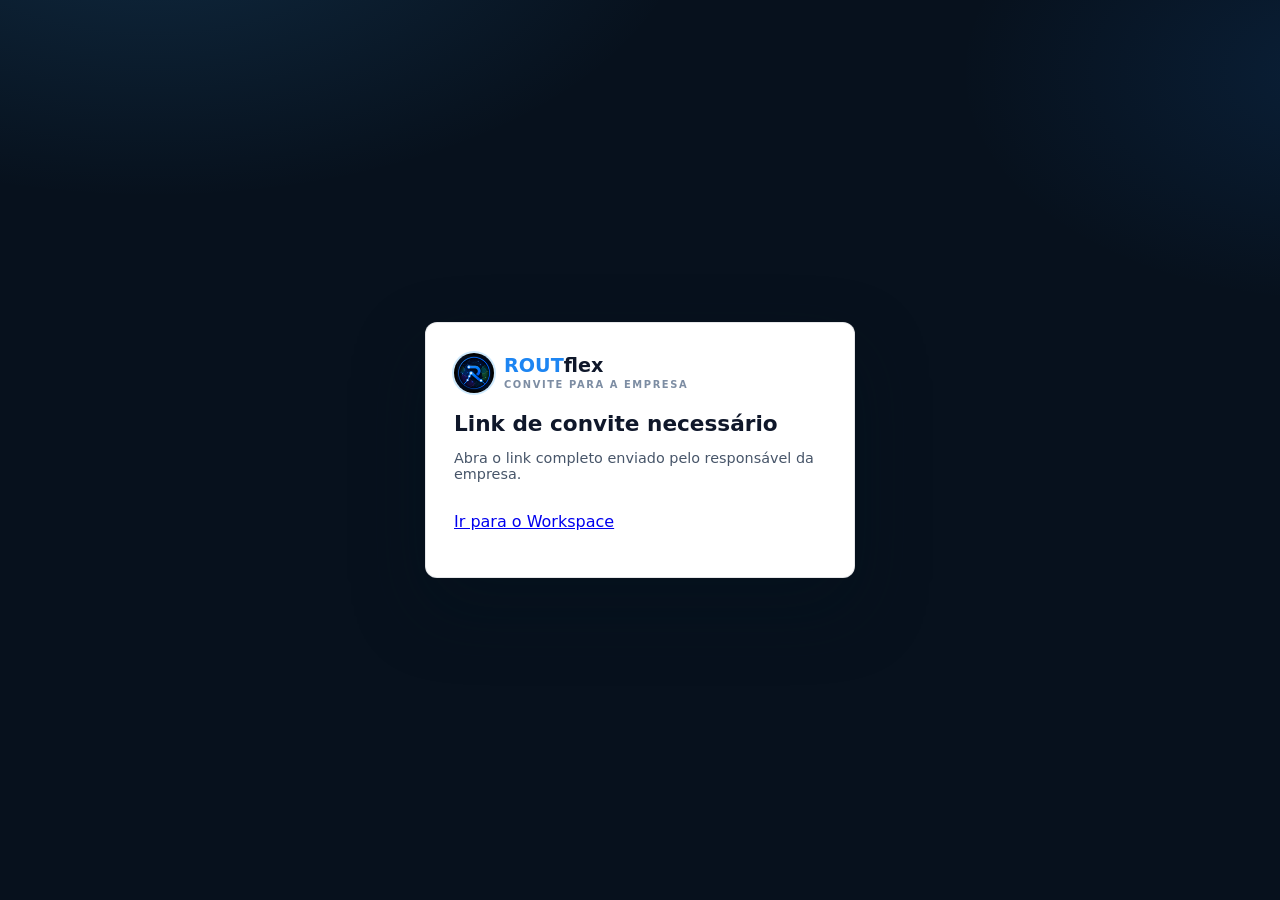
<file: invitation.html>
<!DOCTYPE html>
<html lang="pt-BR">
<head>
  <meta charset="UTF-8">
  <meta name="viewport" content="width=device-width, initial-scale=1.0">
  <meta name="robots" content="noindex, nofollow">
  <meta name="referrer" content="no-referrer">
  <title>ROUTflex | Aceitar convite</title>
  <link rel="icon" type="image/png" href="assets/logo.png">
  <link rel="stylesheet" href="workspace.css">
</head>
<body>
  <main class="ws-auth">
    <section class="ws-auth-card" aria-labelledby="inviteTitle">
      <div class="ws-auth-brand"><img src="assets/logo.png" alt="ROUTflex" width="40" height="40"><span><strong><span>ROUT</span>flex</strong><small>Convite para a empresa</small></span></div>
      <h1 id="inviteTitle">Validando convite…</h1>
      <p class="ws-auth-sub" id="inviteDescription" aria-live="polite"></p>
      <p class="ws-form-error" id="acceptError" role="alert" hidden></p>
      <form id="acceptForm" hidden>
        <label class="ws-field"><span>E-mail do convite</span><input id="acceptEmail" type="email" readonly autocomplete="username"></label>
        <div id="newAccountFields" hidden>
          <label class="ws-field"><span>Nome completo</span><input id="acceptFullName" name="fullName" minlength="2" maxlength="160" autocomplete="name"></label>
          <label class="ws-field"><span>Crie sua senha (mínimo de 12 caracteres)</span><input id="acceptPassword" name="password" type="password" minlength="12" autocomplete="new-password"></label>
        </div>
        <button type="submit" id="acceptSubmit">Aceitar convite</button>
      </form>
      <p id="acceptSuccess" role="status" hidden>Convite aceito. Entre no Workspace com sua conta para acessar a empresa.</p>
      <p><a href="workspace.html" id="workspaceLink">Ir para o Workspace</a></p>
    </section>
  </main>
  <script src="auth-config.js"></script>
  <script src="core-client.js"></script>
  <script src="invitation.js"></script>
</body>
</html>
</file>
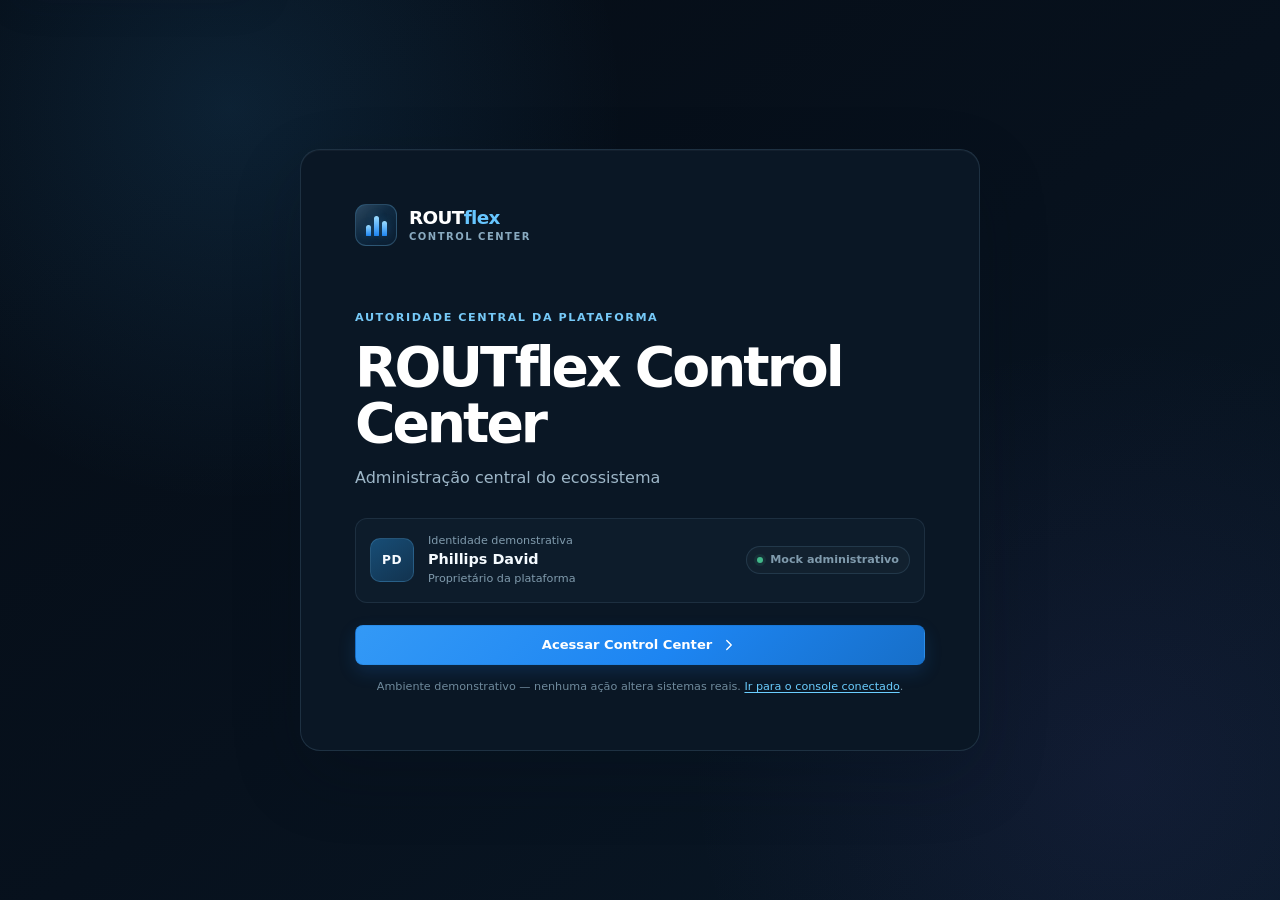
<file: control-center/demo.html>
<!doctype html>
<html lang="pt-BR">
<head>
  <meta charset="utf-8">
  <meta name="viewport" content="width=device-width, initial-scale=1">
  <meta name="color-scheme" content="light">
  <meta name="robots" content="noindex, nofollow">
  <meta name="description" content="Demonstração visual isolada do ROUTflex Control Center — dados fictícios.">
  <title>ROUTflex Control Center — Demonstração visual (dados fictícios)</title>
  <link rel="icon" href="data:image/svg+xml,%3Csvg xmlns='http://www.w3.org/2000/svg' viewBox='0 0 32 32'%3E%3Crect width='32' height='32' rx='7' fill='%2307111d'/%3E%3Cpath d='M8 22V10h6c5 0 9 2 9 6s-4 6-9 6H8zm5-4h1c3 0 4-1 4-2s-1-2-4-2h-1v4z' fill='%233ba8f5'/%3E%3C/svg%3E">
  <link rel="stylesheet" href="control-center.css">
</head>
<body class="is-access-locked">
  <a class="skip-link" href="#main-content">Ir para o conteúdo principal</a>

  <svg class="icon-sprite" aria-hidden="true">
    <symbol id="icon-overview" viewBox="0 0 24 24"><path d="M4 4h6v6H4zM14 4h6v10h-6zM4 14h6v6H4zM14 18h6v2h-6z"/></symbol>
    <symbol id="icon-companies" viewBox="0 0 24 24"><path d="M4 20V7l8-4 8 4v13M8 9h1m6 0h1M8 13h1m6 0h1M8 17h1m6 0h1M2 20h20"/></symbol>
    <symbol id="icon-modules" viewBox="0 0 24 24"><path d="M4 4h6v6H4zM14 4h6v6h-6zM4 14h6v6H4zM14 14h6v6h-6z"/></symbol>
    <symbol id="icon-users" viewBox="0 0 24 24"><path d="M16 20v-2a4 4 0 0 0-4-4H6a4 4 0 0 0-4 4v2M9 10a4 4 0 1 0 0-8 4 4 0 0 0 0 8m13 10v-2a4 4 0 0 0-3-3.87M16 2.13a4 4 0 0 1 0 7.75"/></symbol>
    <symbol id="icon-environments" viewBox="0 0 24 24"><ellipse cx="12" cy="5" rx="8" ry="3"/><path d="M4 5v7c0 1.66 3.58 3 8 3s8-1.34 8-3V5M4 12v7c0 1.66 3.58 3 8 3s8-1.34 8-3v-7"/></symbol>
    <symbol id="icon-onboarding" viewBox="0 0 24 24"><path d="M9 11l3 3L22 4M21 12v7a2 2 0 0 1-2 2H5a2 2 0 0 1-2-2V5a2 2 0 0 1 2-2h11"/></symbol>
    <symbol id="icon-security" viewBox="0 0 24 24"><path d="M12 22s8-4 8-10V5l-8-3-8 3v7c0 6 8 10 8 10zM9 12l2 2 4-4"/></symbol>
    <symbol id="icon-settings" viewBox="0 0 24 24"><circle cx="12" cy="12" r="3"/><path d="M19.4 15a1.7 1.7 0 0 0 .34 1.88l.06.06-2.83 2.83-.06-.06a1.7 1.7 0 0 0-1.88-.34 1.7 1.7 0 0 0-1.03 1.56V21h-4v-.08A1.7 1.7 0 0 0 8.95 19.4a1.7 1.7 0 0 0-1.88.34l-.06.06-2.83-2.83.06-.06A1.7 1.7 0 0 0 4.58 15 1.7 1.7 0 0 0 3 14H3v-4h.08A1.7 1.7 0 0 0 4.6 8.95a1.7 1.7 0 0 0-.34-1.88l-.06-.06 2.83-2.83.06.06A1.7 1.7 0 0 0 9 4.58 1.7 1.7 0 0 0 10 3V3h4v.08A1.7 1.7 0 0 0 15.05 4.6a1.7 1.7 0 0 0 1.88-.34l.06-.06 2.83 2.83-.06.06A1.7 1.7 0 0 0 19.42 9 1.7 1.7 0 0 0 21 10h.08v4H21a1.7 1.7 0 0 0-1.6 1z"/></symbol>
    <symbol id="icon-search" viewBox="0 0 24 24"><circle cx="11" cy="11" r="7"/><path d="m20 20-4-4"/></symbol>
    <symbol id="icon-bell" viewBox="0 0 24 24"><path d="M18 8a6 6 0 0 0-12 0c0 7-3 7-3 9h18c0-2-3-2-3-9M10 21h4"/></symbol>
    <symbol id="icon-chevron" viewBox="0 0 24 24"><path d="m9 18 6-6-6-6"/></symbol>
    <symbol id="icon-menu" viewBox="0 0 24 24"><path d="M4 6h16M4 12h16M4 18h16"/></symbol>
    <symbol id="icon-close" viewBox="0 0 24 24"><path d="M18 6 6 18M6 6l12 12"/></symbol>
  </svg>

  <section class="access-screen" id="access-screen" aria-labelledby="access-title">
    <div class="access-frame">
      <div class="access-brand" aria-label="ROUTflex">
        <span class="brand-mark" aria-hidden="true"><i></i><i></i><i></i></span>
        <span><strong>ROUT<span>flex</span></strong><small>Control Center</small></span>
      </div>

      <div class="access-copy">
        <p class="eyebrow">Autoridade central da plataforma</p>
        <h1 id="access-title">ROUTflex Control Center</h1>
        <p>Administração central do ecossistema</p>
      </div>

      <div class="access-identity">
        <div class="owner-avatar" aria-hidden="true">PD</div>
        <div>
          <span>Identidade demonstrativa</span>
          <strong>Phillips David</strong>
          <small>Proprietário da plataforma</small>
        </div>
        <span class="environment-pill"><i></i> Mock administrativo</span>
      </div>

      <button class="button button--primary button--access" type="button" data-action="enter-control-center">
        Acessar Control Center
        <svg aria-hidden="true"><use href="#icon-chevron"></use></svg>
      </button>
      <p class="access-disclaimer">Ambiente demonstrativo — nenhuma ação altera sistemas reais. <a href="index.html">Ir para o console conectado</a>.</p>
    </div>
  </section>

  <div class="control-center" id="control-center" hidden>
    <div class="drawer-overlay" data-action="close-drawer" hidden></div>

    <aside class="sidebar" id="sidebar" aria-label="Navegação do Control Center">
      <div class="sidebar__header">
        <div class="sidebar-brand">
          <span class="brand-mark brand-mark--small" aria-hidden="true"><i></i><i></i><i></i></span>
          <span class="sidebar-brand__copy"><strong>ROUT<span>flex</span></strong><small>Control Center</small></span>
        </div>
        <button class="icon-button sidebar-collapse" type="button" data-action="toggle-sidebar" aria-label="Recolher sidebar" aria-expanded="true">
          <svg aria-hidden="true"><use href="#icon-chevron"></use></svg>
        </button>
      </div>

      <div class="sidebar-context">
        <span>Administração</span>
        <strong>Ecossistema global</strong>
        <small><i></i> Mock</small>
      </div>

      <nav class="sidebar-nav" aria-label="Áreas administrativas">
        <button type="button" data-view="overview" aria-current="page"><svg aria-hidden="true"><use href="#icon-overview"></use></svg><span>Visão geral</span></button>
        <button type="button" data-view="companies"><svg aria-hidden="true"><use href="#icon-companies"></use></svg><span>Empresas</span></button>
        <button type="button" data-view="licenses"><svg aria-hidden="true"><use href="#icon-modules"></use></svg><span>Licenças e módulos</span></button>
        <button type="button" data-view="users"><svg aria-hidden="true"><use href="#icon-users"></use></svg><span>Usuários globais</span></button>
        <button type="button" data-view="environments"><svg aria-hidden="true"><use href="#icon-environments"></use></svg><span>Ambientes</span></button>
        <button type="button" data-view="onboarding"><svg aria-hidden="true"><use href="#icon-onboarding"></use></svg><span>Onboarding</span></button>
        <button type="button" data-view="security"><svg aria-hidden="true"><use href="#icon-security"></use></svg><span>Segurança e auditoria</span></button>
        <button type="button" data-view="settings"><svg aria-hidden="true"><use href="#icon-settings"></use></svg><span>Configurações</span></button>
      </nav>

      <div class="sidebar-insight">
        <span>ROUTEX Insights</span>
        <small>Em planejamento</small>
      </div>

      <div class="sidebar-owner">
        <span class="owner-avatar owner-avatar--small" aria-hidden="true">PD</span>
        <span class="sidebar-owner__copy"><strong>Phillips David</strong><small>Proprietário</small></span>
        <button class="icon-button" type="button" data-action="toggle-owner-menu" aria-label="Abrir menu do proprietário" aria-expanded="false">
          <span aria-hidden="true">•••</span>
        </button>
      </div>
    </aside>

    <div class="app-shell">
      <header class="topbar">
        <div class="topbar__title">
          <button class="icon-button mobile-menu" type="button" data-action="open-drawer" aria-label="Abrir navegação" aria-controls="sidebar" aria-expanded="false">
            <svg aria-hidden="true"><use href="#icon-menu"></use></svg>
          </button>
          <div>
            <span>ROUTflex Control Center</span>
            <strong id="current-area-title">Visão geral</strong>
          </div>
        </div>

        <div class="topbar__actions">
          <div class="global-search" role="search">
            <svg aria-hidden="true"><use href="#icon-search"></use></svg>
            <label class="sr-only" for="global-search">Busca global</label>
            <input id="global-search" type="search" placeholder="Buscar empresa ou usuário" autocomplete="off" aria-controls="global-search-results" aria-expanded="false">
            <div class="search-results" id="global-search-results" role="listbox" hidden></div>
          </div>

          <span class="topbar-environment"><i></i><span>Mock administrativo</span></span>
          <button class="icon-button notification-button" type="button" data-action="toggle-notifications" aria-label="Abrir notificações" aria-expanded="false">
            <svg aria-hidden="true"><use href="#icon-bell"></use></svg>
            <span class="notification-count" id="notification-count">3</span>
          </button>
          <button class="owner-button" type="button" data-action="toggle-owner-menu" aria-expanded="false">
            <span class="owner-avatar owner-avatar--tiny" aria-hidden="true">PD</span>
            <span>Phillips</span>
            <svg aria-hidden="true"><use href="#icon-chevron"></use></svg>
          </button>
        </div>

        <div class="topbar-popover notification-popover" id="notification-popover" hidden></div>
        <div class="topbar-popover owner-popover" id="owner-popover" hidden>
          <strong>Phillips David</strong>
          <span>Proprietário da plataforma</span>
          <hr>
          <button type="button" data-view="settings">Preferências do mock</button>
          <button type="button" data-action="reset-demo">Resetar demonstração</button>
        </div>
      </header>

      <main class="main-content" id="main-content" tabindex="-1">
        <div class="view-root" id="view-root">
          <noscript>Este mock demonstrativo requer JavaScript habilitado.</noscript>
        </div>
      </main>
    </div>
  </div>

  <div class="modal-layer" id="modal-layer" hidden>
    <div class="modal-backdrop" data-action="close-modal"></div>
    <section class="modal" id="modal" role="dialog" aria-modal="true" aria-labelledby="modal-title" tabindex="-1">
      <header class="modal__header">
        <div>
          <span id="modal-kicker">Ação simulada</span>
          <h2 id="modal-title">Configuração</h2>
        </div>
        <button class="icon-button" type="button" data-action="close-modal" aria-label="Fechar modal">
          <svg aria-hidden="true"><use href="#icon-close"></use></svg>
        </button>
      </header>
      <div class="modal__body" id="modal-body"></div>
      <footer class="modal__footer" id="modal-footer"></footer>
    </section>
  </div>

  <div class="toast-region" id="toast-region" role="status" aria-live="polite" aria-atomic="true"></div>

  <script src="mock-data.js"></script>
  <script src="control-center.js"></script>
</body>
</html>
</file>
<file: control-center/control-center.css>
/* ROUTflex Control Center — isolated executive interface */

:root {
  color-scheme: light;
  --cc-font: "Segoe UI", system-ui, -apple-system, BlinkMacSystemFont, Arial, sans-serif;
  --cc-canvas: #eef2f7;
  --cc-canvas-cool: #f5f7fb;
  --cc-surface: #ffffff;
  --cc-surface-soft: #f7f9fc;
  --cc-surface-strong: #edf3f9;
  --cc-sidebar: #07111d;
  --cc-sidebar-raised: #0b1b2b;
  --cc-sidebar-line: rgba(137, 190, 225, 0.14);
  --cc-ink: #0f172a;
  --cc-body: #475569;
  --cc-muted: #7b8aa0;
  --cc-faint: #a6b1c0;
  --cc-line: rgba(15, 23, 42, 0.10);
  --cc-line-soft: rgba(15, 23, 42, 0.065);
  --cc-primary: #1d85f2;
  --cc-primary-strong: #146fd1;
  --cc-primary-soft: rgba(29, 133, 242, 0.10);
  --cc-accent: #3ba8f5;
  --cc-violet: #6d5bd0;
  --cc-violet-soft: rgba(109, 91, 208, 0.09);
  --cc-success: #0f9f6e;
  --cc-success-soft: rgba(15, 159, 110, 0.11);
  --cc-warning: #c47a08;
  --cc-warning-soft: rgba(196, 122, 8, 0.11);
  --cc-danger: #c2414b;
  --cc-danger-soft: rgba(194, 65, 75, 0.10);
  --cc-info: #1676b9;
  --cc-info-soft: rgba(22, 118, 185, 0.10);
  --cc-shadow-xs: 0 1px 2px rgba(15, 23, 42, 0.035);
  --cc-shadow-sm: 0 7px 20px rgba(15, 23, 42, 0.065);
  --cc-shadow-md: 0 16px 38px rgba(15, 23, 42, 0.10);
  --cc-shadow-lg: 0 26px 70px rgba(4, 13, 25, 0.20);
  --cc-radius-sm: 6px;
  --cc-radius: 9px;
  --cc-radius-md: 12px;
  --cc-radius-lg: 16px;
  --cc-sidebar-width: 264px;
  --cc-topbar-height: 72px;
  --cc-main-pad: 32px;
  --cc-ease: cubic-bezier(0.22, 1, 0.36, 1);
  --cc-fast: 160ms ease;
  --cc-transition: 240ms var(--cc-ease);
}

*,
*::before,
*::after {
  box-sizing: border-box;
}

html {
  min-width: 320px;
  background: var(--cc-canvas);
  scroll-behavior: smooth;
}

body {
  min-width: 320px;
  min-height: 100vh;
  min-height: 100dvh;
  margin: 0;
  color: var(--cc-ink);
  background: var(--cc-canvas);
  font-family: var(--cc-font);
  font-size: 16px;
  line-height: 1.5;
  -webkit-font-smoothing: antialiased;
  text-rendering: optimizeLegibility;
}

body.is-access-locked,
body.has-modal,
body.is-drawer-open {
  overflow: hidden;
}

button,
input,
select,
textarea {
  color: inherit;
  font: inherit;
}

button,
select {
  cursor: pointer;
}

button:disabled,
input:disabled,
select:disabled,
textarea:disabled {
  cursor: not-allowed;
}

a {
  color: inherit;
}

img,
svg {
  display: block;
  max-width: 100%;
}

[hidden] {
  display: none !important;
}

.icon-sprite {
  position: absolute;
  width: 0;
  height: 0;
  overflow: hidden;
}

.sr-only {
  position: absolute !important;
  width: 1px !important;
  height: 1px !important;
  padding: 0 !important;
  margin: -1px !important;
  overflow: hidden !important;
  clip: rect(0, 0, 0, 0) !important;
  white-space: nowrap !important;
  border: 0 !important;
}

.skip-link {
  position: fixed;
  z-index: 5000;
  top: 12px;
  left: 12px;
  padding: 10px 14px;
  color: #ffffff;
  background: var(--cc-primary-strong);
  border-radius: var(--cc-radius);
  box-shadow: var(--cc-shadow-md);
  font-size: 0.875rem;
  font-weight: 750;
  text-decoration: none;
  transform: translateY(-160%);
  transition: transform var(--cc-fast);
}

.skip-link:focus {
  transform: translateY(0);
}

:where(
  button,
  a,
  input,
  select,
  textarea,
  [tabindex]:not([tabindex="-1"])
):focus-visible {
  outline: 3px solid rgba(29, 133, 242, 0.34);
  outline-offset: 2px;
}

/* Access screen */
.access-screen {
  position: fixed;
  z-index: 3000;
  inset: 0;
  display: grid;
  place-items: center;
  min-height: 100vh;
  min-height: 100dvh;
  padding: 32px;
  overflow: auto;
  color: #eef7ff;
  background:
    radial-gradient(circle at 18% 12%, rgba(59, 168, 245, 0.13), transparent 30%),
    radial-gradient(circle at 88% 86%, rgba(109, 91, 208, 0.09), transparent 32%),
    linear-gradient(145deg, #050c15 0%, #07111d 52%, #091827 100%);
}

.access-frame {
  width: min(680px, 100%);
  padding: clamp(30px, 5vw, 54px);
  border: 1px solid rgba(150, 205, 239, 0.14);
  border-radius: 20px;
  background: #0a1725;
  box-shadow: var(--cc-shadow-lg), inset 0 1px 0 rgba(255, 255, 255, 0.035);
}

.access-brand,
.sidebar-brand {
  display: flex;
  align-items: center;
  gap: 12px;
}

.brand-mark {
  position: relative;
  display: inline-flex;
  align-items: flex-end;
  justify-content: center;
  gap: 3px;
  width: 42px;
  height: 42px;
  padding: 9px;
  flex: 0 0 42px;
  overflow: hidden;
  border: 1px solid rgba(130, 208, 255, 0.24);
  border-radius: 11px;
  background: linear-gradient(145deg, rgba(59, 168, 245, 0.20), rgba(29, 133, 242, 0.06));
}

.brand-mark::after {
  content: "";
  position: absolute;
  inset: 0;
  background: linear-gradient(135deg, rgba(255, 255, 255, 0.10), transparent 45%);
  pointer-events: none;
}

.brand-mark i {
  width: 5px;
  border-radius: 3px 3px 1px 1px;
  background: linear-gradient(180deg, #9cddff, var(--cc-primary));
  box-shadow: 0 0 8px rgba(59, 168, 245, 0.26);
}

.brand-mark i:nth-child(1) { height: 11px; }
.brand-mark i:nth-child(2) { height: 20px; }
.brand-mark i:nth-child(3) { height: 15px; }

.brand-mark--small {
  width: 36px;
  height: 36px;
  padding: 7px;
  flex-basis: 36px;
  border-radius: 9px;
}

.access-brand > span:last-child,
.sidebar-brand__copy {
  min-width: 0;
}

.access-brand strong,
.sidebar-brand strong {
  display: block;
  color: #ffffff;
  font-size: 1.15rem;
  font-weight: 800;
  letter-spacing: -0.035em;
  line-height: 1;
}

.access-brand strong span,
.sidebar-brand strong span {
  color: #67c6ff;
}

.access-brand small,
.sidebar-brand small {
  display: block;
  margin-top: 5px;
  color: #89aac0;
  font-size: 0.625rem;
  font-weight: 750;
  letter-spacing: 0.15em;
  line-height: 1;
  text-transform: uppercase;
}

.access-copy {
  margin: clamp(38px, 7vw, 64px) 0 28px;
}

.eyebrow {
  margin: 0 0 12px;
  color: #76c9f7;
  font-size: 0.7rem;
  font-weight: 800;
  letter-spacing: 0.14em;
  text-transform: uppercase;
}

.access-copy h1 {
  margin: 0;
  color: #ffffff;
  font-size: clamp(2rem, 6vw, 3.45rem);
  font-weight: 790;
  letter-spacing: -0.055em;
  line-height: 1.02;
}

.access-copy > p:last-child {
  margin: 14px 0 0;
  color: #9eb7c8;
  font-size: 1rem;
}

.access-identity {
  display: grid;
  grid-template-columns: auto minmax(0, 1fr) auto;
  align-items: center;
  gap: 14px;
  padding: 14px;
  border: 1px solid rgba(151, 202, 235, 0.11);
  border-radius: var(--cc-radius-md);
  background: #0d1c2b;
}

.access-identity > div:nth-child(2) {
  display: grid;
  min-width: 0;
}

.access-identity span,
.access-identity small {
  color: #809bad;
  font-size: 0.7rem;
}

.access-identity strong {
  color: #f5fbff;
  font-size: 0.9rem;
}

.owner-avatar {
  display: inline-flex;
  align-items: center;
  justify-content: center;
  width: 44px;
  height: 44px;
  flex: 0 0 44px;
  color: #f7fbff;
  border: 1px solid rgba(114, 195, 244, 0.20);
  border-radius: 10px;
  background: linear-gradient(145deg, #174d76, #12334f);
  font-size: 0.76rem;
  font-weight: 850;
  letter-spacing: 0.04em;
}

.owner-avatar--small {
  width: 34px;
  height: 34px;
  flex-basis: 34px;
  border-radius: 8px;
  font-size: 0.68rem;
}

.owner-avatar--tiny {
  width: 30px;
  height: 30px;
  flex-basis: 30px;
  border-radius: 8px;
  font-size: 0.64rem;
}

.environment-pill,
.topbar-environment {
  display: inline-flex;
  align-items: center;
  gap: 7px;
  width: fit-content;
  min-height: 28px;
  padding: 0 10px;
  color: #9ab5c7;
  border: 1px solid rgba(133, 197, 235, 0.14);
  border-radius: 999px;
  background: rgba(255, 255, 255, 0.025);
  font-size: 0.68rem;
  font-weight: 700;
  white-space: nowrap;
}

.environment-pill i,
.topbar-environment i,
.sidebar-context small i {
  width: 6px;
  height: 6px;
  flex: 0 0 6px;
  border-radius: 50%;
  background: #42b88a;
  box-shadow: 0 0 0 3px rgba(66, 184, 138, 0.10);
}

.button--access {
  width: 100%;
  margin-top: 22px;
}

.access-disclaimer {
  margin: 14px 0 0;
  color: #708b9d;
  font-size: 0.7rem;
  text-align: center;
}

/* Application shell */
.control-center {
  --cc-sidebar-current: var(--cc-sidebar-width);
  display: grid;
  grid-template-columns: var(--cc-sidebar-current) minmax(0, 1fr);
  min-height: 100vh;
  min-height: 100dvh;
  background: var(--cc-canvas);
  transition: grid-template-columns var(--cc-transition);
}

.control-center.is-sidebar-collapsed,
.control-center.sidebar-collapsed,
body.is-sidebar-collapsed .control-center,
body.sidebar-collapsed .control-center {
  --cc-sidebar-current: 80px;
}

.app-shell {
  min-width: 0;
  min-height: 100vh;
  min-height: 100dvh;
}

.sidebar {
  position: sticky;
  z-index: 120;
  top: 0;
  display: grid;
  grid-template-rows: auto auto minmax(0, 1fr) auto auto;
  gap: 16px;
  width: var(--cc-sidebar-current);
  height: 100vh;
  height: 100dvh;
  padding: 18px 14px 14px;
  overflow: hidden;
  color: #d7e9f5;
  border-right: 1px solid var(--cc-sidebar-line);
  background: var(--cc-sidebar);
  transition: width var(--cc-transition), transform var(--cc-transition);
}

.sidebar__header,
.sidebar-owner {
  display: flex;
  align-items: center;
  gap: 10px;
  min-width: 0;
}

.sidebar__header {
  justify-content: space-between;
  min-height: 46px;
  padding: 0 3px 14px;
  border-bottom: 1px solid rgba(255, 255, 255, 0.075);
}

.sidebar-brand {
  min-width: 0;
}

.sidebar-context {
  display: grid;
  gap: 2px;
  min-width: 0;
  padding: 12px;
  border: 1px solid rgba(129, 188, 224, 0.11);
  border-radius: var(--cc-radius);
  background: var(--cc-sidebar-raised);
}

.sidebar-context > span {
  color: #6f92a9;
  font-size: 0.62rem;
  font-weight: 800;
  letter-spacing: 0.12em;
  text-transform: uppercase;
}

.sidebar-context strong {
  overflow: hidden;
  color: #eef8ff;
  font-size: 0.79rem;
  text-overflow: ellipsis;
  white-space: nowrap;
}

.sidebar-context small {
  display: inline-flex;
  align-items: center;
  gap: 7px;
  margin-top: 5px;
  color: #7fa1b7;
  font-size: 0.66rem;
}

.sidebar-nav {
  display: grid;
  align-content: start;
  gap: 4px;
  min-height: 0;
  padding-right: 2px;
  overflow-x: hidden;
  overflow-y: auto;
  scrollbar-width: thin;
  scrollbar-color: rgba(111, 166, 199, 0.22) transparent;
}

.sidebar-nav button {
  position: relative;
  display: flex;
  align-items: center;
  gap: 11px;
  width: 100%;
  min-height: 42px;
  padding: 0 11px;
  overflow: hidden;
  color: #9ab8ca;
  border: 1px solid transparent;
  border-radius: 8px;
  background: transparent;
  font-size: 0.83rem;
  font-weight: 650;
  text-align: left;
  transition: color var(--cc-fast), background var(--cc-fast), border-color var(--cc-fast);
}

.sidebar-nav button::before {
  content: "";
  position: absolute;
  top: 10px;
  bottom: 10px;
  left: 0;
  width: 2px;
  border-radius: 999px;
  background: #63c0fa;
  opacity: 0;
  transform: scaleY(0.4);
  transition: opacity var(--cc-fast), transform var(--cc-fast);
}

.sidebar-nav button:hover,
.sidebar-nav button[aria-current="page"],
.sidebar-nav button.is-active {
  color: #ffffff;
  border-color: rgba(108, 184, 231, 0.08);
  background: rgba(59, 168, 245, 0.11);
}

.sidebar-nav button[aria-current="page"]::before,
.sidebar-nav button.is-active::before {
  opacity: 1;
  transform: scaleY(1);
}

.sidebar-nav svg,
.icon-button svg,
.owner-button svg,
.button svg {
  width: 18px;
  height: 18px;
  flex: 0 0 18px;
  fill: none;
  stroke: currentColor;
  stroke-width: 1.8;
  stroke-linecap: round;
  stroke-linejoin: round;
}

.sidebar-insight {
  display: grid;
  gap: 2px;
  padding: 11px 12px;
  color: #aebdce;
  border: 1px solid rgba(125, 112, 214, 0.17);
  border-radius: var(--cc-radius);
  background: rgba(109, 91, 208, 0.065);
}

.sidebar-insight span {
  font-size: 0.72rem;
  font-weight: 750;
}

.sidebar-insight small {
  color: #788da2;
  font-size: 0.65rem;
}

.sidebar-owner {
  min-height: 48px;
  padding: 10px 3px 0;
  border-top: 1px solid rgba(255, 255, 255, 0.075);
}

.sidebar-owner__copy {
  display: grid;
  min-width: 0;
  margin-right: auto;
}

.sidebar-owner__copy strong {
  overflow: hidden;
  color: #ecf7fe;
  font-size: 0.76rem;
  text-overflow: ellipsis;
  white-space: nowrap;
}

.sidebar-owner__copy small {
  color: #6f91a8;
  font-size: 0.64rem;
}

.control-center:is(.is-sidebar-collapsed, .sidebar-collapsed) :is(
  .sidebar-brand__copy,
  .sidebar-context,
  .sidebar-insight,
  .sidebar-owner__copy,
  .sidebar-nav button span
),
body:is(.is-sidebar-collapsed, .sidebar-collapsed) :is(
  .sidebar-brand__copy,
  .sidebar-context,
  .sidebar-insight,
  .sidebar-owner__copy,
  .sidebar-nav button span
) {
  display: none;
}

.control-center:is(.is-sidebar-collapsed, .sidebar-collapsed) .sidebar,
body:is(.is-sidebar-collapsed, .sidebar-collapsed) .sidebar {
  justify-items: center;
  padding-inline: 10px;
}

.control-center:is(.is-sidebar-collapsed, .sidebar-collapsed) .sidebar-nav button,
body:is(.is-sidebar-collapsed, .sidebar-collapsed) .sidebar-nav button {
  justify-content: center;
  width: 44px;
  padding: 0;
}

.control-center:is(.is-sidebar-collapsed, .sidebar-collapsed) .sidebar-owner,
body:is(.is-sidebar-collapsed, .sidebar-collapsed) .sidebar-owner {
  justify-content: center;
}

.control-center:is(.is-sidebar-collapsed, .sidebar-collapsed) .sidebar-owner > .icon-button,
body:is(.is-sidebar-collapsed, .sidebar-collapsed) .sidebar-owner > .icon-button {
  display: none;
}

.control-center:is(.is-sidebar-collapsed, .sidebar-collapsed) .sidebar-collapse svg,
body:is(.is-sidebar-collapsed, .sidebar-collapsed) .sidebar-collapse svg {
  transform: rotate(180deg);
}

.drawer-overlay {
  position: fixed;
  z-index: 110;
  inset: 0;
  background: rgba(3, 9, 16, 0.54);
}

/* Topbar */
.topbar {
  position: sticky;
  z-index: 100;
  top: 0;
  display: flex;
  align-items: center;
  justify-content: space-between;
  gap: 20px;
  min-width: 0;
  height: var(--cc-topbar-height);
  padding: 0 28px;
  border-bottom: 1px solid var(--cc-line);
  background: rgba(255, 255, 255, 0.965);
  box-shadow: 0 1px 0 rgba(255, 255, 255, 0.76);
}

.topbar__title,
.topbar__actions {
  display: flex;
  align-items: center;
  min-width: 0;
}

.topbar__title {
  gap: 12px;
}

.topbar__title > div {
  display: grid;
  min-width: 0;
}

.topbar__title span {
  color: var(--cc-muted);
  font-size: 0.64rem;
  font-weight: 750;
  letter-spacing: 0.09em;
  text-transform: uppercase;
}

.topbar__title strong {
  overflow: hidden;
  color: var(--cc-ink);
  font-size: 0.93rem;
  text-overflow: ellipsis;
  white-space: nowrap;
}

.topbar__actions {
  justify-content: flex-end;
  gap: 10px;
  margin-left: auto;
}

.mobile-menu {
  display: none;
}

.icon-button,
.owner-button {
  display: inline-flex;
  align-items: center;
  justify-content: center;
  min-width: 40px;
  min-height: 40px;
  padding: 0;
  color: #53657a;
  border: 1px solid var(--cc-line);
  border-radius: 9px;
  background: var(--cc-surface);
  box-shadow: var(--cc-shadow-xs);
  transition: color var(--cc-fast), border-color var(--cc-fast), background var(--cc-fast), transform var(--cc-fast);
}

.icon-button.mobile-menu {
  display: none;
}

.icon-button:hover,
.owner-button:hover {
  color: var(--cc-primary-strong);
  border-color: rgba(29, 133, 242, 0.24);
  background: #f8fbff;
}

.icon-button:active,
.owner-button:active {
  transform: translateY(1px);
}

.sidebar .icon-button {
  color: #86a5b9;
  border-color: rgba(130, 191, 228, 0.10);
  background: transparent;
  box-shadow: none;
}

.sidebar .icon-button:hover {
  color: #ffffff;
  background: rgba(59, 168, 245, 0.10);
}

.sidebar-collapse svg,
.owner-button svg {
  width: 16px;
  height: 16px;
  transition: transform var(--cc-transition);
}

.owner-button {
  gap: 9px;
  width: auto;
  padding: 0 10px 0 5px;
  color: #334155;
  font-size: 0.78rem;
  font-weight: 700;
}

.global-search {
  position: relative;
  width: min(320px, 29vw);
}

.global-search > svg {
  position: absolute;
  z-index: 1;
  top: 50%;
  left: 13px;
  width: 17px;
  height: 17px;
  fill: none;
  stroke: #7e8da1;
  stroke-width: 1.8;
  transform: translateY(-50%);
  pointer-events: none;
}

.global-search input {
  width: 100%;
  min-height: 40px;
  padding: 0 14px 0 40px;
  color: var(--cc-ink);
  border: 1px solid var(--cc-line);
  border-radius: 9px;
  outline: none;
  background: var(--cc-surface-soft);
  font-size: 0.82rem;
  transition: border-color var(--cc-fast), background var(--cc-fast), box-shadow var(--cc-fast);
}

.global-search input::placeholder {
  color: #8996a8;
}

.global-search input:focus {
  border-color: rgba(29, 133, 242, 0.38);
  background: #ffffff;
  box-shadow: 0 0 0 3px rgba(29, 133, 242, 0.09);
}

.search-results {
  position: absolute;
  z-index: 150;
  top: calc(100% + 8px);
  right: 0;
  left: 0;
  max-height: min(420px, calc(100vh - 110px));
  padding: 6px;
  overflow-y: auto;
  border: 1px solid var(--cc-line);
  border-radius: var(--cc-radius-md);
  background: #ffffff;
  box-shadow: var(--cc-shadow-md);
}

.search-results button,
.search-result {
  display: grid;
  gap: 2px;
  width: 100%;
  min-height: 48px;
  padding: 8px 10px;
  color: var(--cc-ink);
  border: 0;
  border-radius: 7px;
  background: transparent;
  font-size: 0.8rem;
  text-align: left;
}

.search-results button:hover,
.search-result:hover,
.search-result[aria-selected="true"] {
  background: var(--cc-primary-soft);
}

.search-result small,
.search-results button small {
  color: var(--cc-muted);
}

.topbar-environment {
  min-height: 30px;
  color: #607287;
  border-color: var(--cc-line);
  background: var(--cc-surface-soft);
}

.notification-button {
  position: relative;
}

.notification-count {
  position: absolute;
  top: -5px;
  right: -5px;
  display: grid;
  place-items: center;
  min-width: 18px;
  height: 18px;
  padding: 0 4px;
  color: #ffffff;
  border: 2px solid #ffffff;
  border-radius: 999px;
  background: var(--cc-violet);
  font-size: 0.58rem;
  font-weight: 800;
  line-height: 1;
}

.topbar-popover,
.popover {
  position: absolute;
  z-index: 180;
  top: calc(100% + 8px);
  right: 28px;
  width: min(360px, calc(100vw - 32px));
  padding: 8px;
  border: 1px solid var(--cc-line);
  border-radius: var(--cc-radius-md);
  background: #ffffff;
  box-shadow: var(--cc-shadow-md);
}

.owner-popover {
  width: 250px;
}

.topbar-popover > strong,
.topbar-popover > span {
  display: block;
  padding-inline: 8px;
}

.topbar-popover > strong {
  padding-top: 6px;
  font-size: 0.84rem;
}

.topbar-popover > span {
  margin-top: 2px;
  color: var(--cc-muted);
  font-size: 0.72rem;
}

.topbar-popover hr {
  height: 1px;
  margin: 8px 0;
  border: 0;
  background: var(--cc-line-soft);
}

.topbar-popover > button,
.popover button {
  width: 100%;
  min-height: 38px;
  padding: 0 9px;
  color: var(--cc-body);
  border: 0;
  border-radius: 7px;
  background: transparent;
  font-size: 0.78rem;
  font-weight: 650;
  text-align: left;
}

.topbar-popover > button:hover,
.popover button:hover {
  color: var(--cc-primary-strong);
  background: var(--cc-primary-soft);
}

.notification-popover {
  max-height: min(520px, calc(100vh - 100px));
  overflow-y: auto;
}

.notification-item {
  display: grid;
  grid-template-columns: auto minmax(0, 1fr);
  gap: 10px;
  padding: 11px;
  border-radius: 8px;
}

.notification-item + .notification-item {
  border-top: 1px solid var(--cc-line-soft);
}

.notification-item:hover {
  background: var(--cc-surface-soft);
}

.notification-item__dot {
  width: 8px;
  height: 8px;
  margin-top: 5px;
  border-radius: 50%;
  background: var(--cc-primary);
}

.notification-item strong,
.notification-item small {
  display: block;
}

.notification-item strong {
  font-size: 0.78rem;
}

.notification-item p,
.notification-item small {
  margin: 3px 0 0;
  color: var(--cc-muted);
  font-size: 0.7rem;
}

.main-content {
  min-width: 0;
  min-height: calc(100vh - var(--cc-topbar-height));
  min-height: calc(100dvh - var(--cc-topbar-height));
  padding: var(--cc-main-pad);
  overflow: clip;
  background:
    linear-gradient(180deg, rgba(255, 255, 255, 0.42), transparent 220px),
    var(--cc-canvas);
}

.main-content:focus {
  outline: none;
}

.view-root {
  display: grid;
  gap: 24px;
  width: min(100%, 1760px);
  min-width: 0;
  margin: 0 auto;
}

/* Buttons and form controls */
.button {
  position: relative;
  display: inline-flex;
  align-items: center;
  justify-content: center;
  gap: 8px;
  min-height: 40px;
  padding: 0 15px;
  overflow: hidden;
  color: #ffffff;
  border: 1px solid transparent;
  border-radius: 8px;
  background: var(--cc-primary);
  box-shadow: 0 7px 17px rgba(29, 133, 242, 0.17);
  font-size: 0.82rem;
  font-weight: 750;
  line-height: 1;
  text-decoration: none;
  white-space: nowrap;
  transition: color var(--cc-fast), background var(--cc-fast), border-color var(--cc-fast), box-shadow var(--cc-fast), transform var(--cc-fast);
}

.button:hover {
  background: var(--cc-primary-strong);
  box-shadow: 0 10px 23px rgba(29, 133, 242, 0.22);
  transform: translateY(-1px);
}

.button:active {
  transform: translateY(0);
}

.button:disabled,
.button[aria-disabled="true"] {
  opacity: 0.56;
  box-shadow: none;
  transform: none;
  pointer-events: none;
}

.button--primary,
.button-primary {
  color: #ffffff;
  border-color: rgba(18, 104, 192, 0.22);
  background: linear-gradient(135deg, #3399f6, #1d85f2 56%, #176fc9);
}

.button--secondary,
.button-secondary {
  color: #23445f;
  border-color: var(--cc-line);
  background: #ffffff;
  box-shadow: var(--cc-shadow-xs);
}

.button--secondary:hover,
.button-secondary:hover {
  color: var(--cc-primary-strong);
  border-color: rgba(29, 133, 242, 0.24);
  background: #f8fbff;
  box-shadow: var(--cc-shadow-sm);
}

.button--ghost,
.button-ghost,
.button--quiet {
  color: #496177;
  border-color: transparent;
  background: transparent;
  box-shadow: none;
}

.button--ghost:hover,
.button-ghost:hover,
.button--quiet:hover {
  color: var(--cc-primary-strong);
  border-color: rgba(29, 133, 242, 0.12);
  background: var(--cc-primary-soft);
  box-shadow: none;
}

.button--violet {
  color: #ffffff;
  border-color: rgba(85, 69, 177, 0.24);
  background: var(--cc-violet);
  box-shadow: 0 7px 17px rgba(109, 91, 208, 0.16);
}

.button--violet:hover {
  background: #5f4fc1;
  box-shadow: 0 10px 24px rgba(109, 91, 208, 0.22);
}

.button--danger,
.button-danger {
  color: #ffffff;
  border-color: rgba(142, 37, 47, 0.22);
  background: var(--cc-danger);
  box-shadow: 0 7px 17px rgba(194, 65, 75, 0.15);
}

.button--danger:hover,
.button-danger:hover {
  background: #aa3440;
  box-shadow: 0 10px 24px rgba(194, 65, 75, 0.20);
}

.button--small,
.button-sm {
  min-height: 34px;
  padding-inline: 11px;
  font-size: 0.74rem;
}

.button--large,
.button-lg {
  min-height: 46px;
  padding-inline: 20px;
  font-size: 0.88rem;
}

.button--block {
  width: 100%;
}

.button.is-loading {
  color: transparent;
  pointer-events: none;
}

.button.is-loading::after {
  content: "";
  position: absolute;
  width: 16px;
  height: 16px;
  border: 2px solid rgba(255, 255, 255, 0.42);
  border-top-color: #ffffff;
  border-radius: 50%;
  animation: cc-spin 700ms linear infinite;
}

@keyframes cc-spin {
  to { transform: rotate(360deg); }
}

.form-field {
  display: grid;
  align-content: start;
  gap: 7px;
  min-width: 0;
}

.form-field > label,
.form-field > span,
.form-field__label {
  color: #34475b;
  font-size: 0.76rem;
  font-weight: 750;
}

.form-field :is(input, select, textarea),
.control-input {
  width: 100%;
  min-width: 0;
  min-height: 40px;
  padding: 0 12px;
  color: var(--cc-ink);
  border: 1px solid rgba(15, 23, 42, 0.13);
  border-radius: 8px;
  outline: none;
  background: #ffffff;
  font-size: 0.82rem;
  transition: border-color var(--cc-fast), box-shadow var(--cc-fast), background var(--cc-fast);
}

.form-field textarea {
  min-height: 104px;
  padding-block: 10px;
  line-height: 1.45;
  resize: vertical;
}

.form-field select {
  padding-right: 34px;
  background-color: #ffffff;
}

.form-field :is(input, select, textarea)::placeholder {
  color: #97a4b4;
}

.form-field :is(input, select, textarea):focus,
.control-input:focus {
  border-color: rgba(29, 133, 242, 0.42);
  box-shadow: 0 0 0 3px rgba(29, 133, 242, 0.09);
  background: #ffffff;
}

.form-field.is-invalid :is(input, select, textarea),
.form-field :is(input, select, textarea)[aria-invalid="true"] {
  border-color: rgba(194, 65, 75, 0.48);
  box-shadow: 0 0 0 3px rgba(194, 65, 75, 0.075);
}

.form-field__hint,
.form-hint {
  color: var(--cc-muted);
  font-size: 0.7rem;
  line-height: 1.4;
}

.form-field__error,
.form-error {
  color: var(--cc-danger);
  font-size: 0.7rem;
  font-weight: 650;
}

.checkbox-field {
  display: flex;
  align-items: flex-start;
  gap: 9px;
  color: var(--cc-body);
  font-size: 0.78rem;
}

.checkbox-field input {
  width: 17px;
  height: 17px;
  margin: 2px 0 0;
  accent-color: var(--cc-primary);
}

/* View headers and filters */
.page-header {
  display: flex;
  align-items: flex-start;
  justify-content: space-between;
  gap: 24px;
  min-width: 0;
}

.page-header__copy {
  min-width: 0;
}

.page-header__eyebrow,
.page-header > div:first-child > span,
.page-kicker,
.panel__kicker,
.detail-header__kicker {
  display: block;
  margin: 0 0 6px;
  color: var(--cc-primary-strong);
  font-size: 0.68rem;
  font-weight: 850;
  letter-spacing: 0.11em;
  text-transform: uppercase;
}

.page-header h1,
.page-header__title {
  margin: 0;
  color: var(--cc-ink);
  font-size: clamp(1.65rem, 2.1vw, 2.25rem);
  font-weight: 790;
  letter-spacing: -0.035em;
  line-height: 1.08;
}

.page-header p,
.page-header__description {
  max-width: 760px;
  margin: 9px 0 0;
  color: var(--cc-body);
  font-size: 0.88rem;
  line-height: 1.55;
}

.page-header__actions,
.page-actions,
.toolbar__actions,
.panel__actions,
.detail-header__actions,
.form-actions {
  display: flex;
  align-items: center;
  justify-content: flex-end;
  gap: 9px;
  flex-wrap: wrap;
}

.toolbar {
  display: flex;
  align-items: end;
  justify-content: space-between;
  gap: 14px;
  min-width: 0;
  padding: 14px;
  border: 1px solid var(--cc-line);
  border-radius: var(--cc-radius-md);
  background: var(--cc-surface);
  box-shadow: var(--cc-shadow-xs);
}

.toolbar__search {
  position: relative;
  width: min(360px, 100%);
}

.toolbar__search input {
  padding-left: 38px;
}

.toolbar__search svg {
  position: absolute;
  top: 50%;
  left: 12px;
  width: 16px;
  height: 16px;
  fill: none;
  stroke: var(--cc-muted);
  stroke-width: 1.8;
  transform: translateY(-50%);
  pointer-events: none;
}

.filter-grid {
  display: grid;
  grid-template-columns: repeat(4, minmax(150px, 1fr));
  gap: 12px;
  min-width: 0;
  flex: 1;
}

.filter-grid--three {
  grid-template-columns: repeat(3, minmax(160px, 1fr));
}

.filter-grid--two {
  grid-template-columns: repeat(2, minmax(180px, 1fr));
}

.filter-grid__actions,
.filter-actions {
  display: flex;
  align-items: end;
  gap: 8px;
}

/* Cards, metrics and panels */
.metric-grid {
  display: grid;
  grid-template-columns: repeat(4, minmax(0, 1fr));
  gap: 14px;
  min-width: 0;
}

.metric-card {
  position: relative;
  display: grid;
  align-content: space-between;
  gap: 14px;
  min-width: 0;
  min-height: 132px;
  padding: 18px;
  overflow: hidden;
  border: 1px solid var(--cc-line);
  border-radius: var(--cc-radius-md);
  background: var(--cc-surface);
  box-shadow: var(--cc-shadow-xs);
  transition: border-color var(--cc-fast), box-shadow var(--cc-fast), transform var(--cc-fast);
}

.metric-card::before {
  content: "";
  position: absolute;
  inset: 0 auto 0 0;
  width: 3px;
  background: var(--metric-accent, var(--cc-primary));
  opacity: 0.72;
}

.metric-card:hover {
  border-color: rgba(15, 23, 42, 0.14);
  box-shadow: var(--cc-shadow-sm);
  transform: translateY(-2px);
}

.metric-card--violet,
.metric-card[data-tone="violet"] { --metric-accent: var(--cc-violet); }
.metric-card--success,
.metric-card[data-tone="success"] { --metric-accent: var(--cc-success); }
.metric-card--warning,
.metric-card[data-tone="warning"] { --metric-accent: var(--cc-warning); }

.metric-card__header,
.metric-card__footer {
  display: flex;
  align-items: center;
  justify-content: space-between;
  gap: 10px;
}

.metric-card__label,
.metric-card > span:first-child {
  color: var(--cc-muted);
  font-size: 0.68rem;
  font-weight: 800;
  letter-spacing: 0.075em;
  line-height: 1.35;
  text-transform: uppercase;
}

.metric-card__value,
.metric-card > strong {
  display: block;
  color: #0b1b2f;
  font-size: clamp(1.75rem, 2.4vw, 2.25rem);
  font-variant-numeric: tabular-nums;
  font-weight: 800;
  letter-spacing: -0.035em;
  line-height: 1;
}

.metric-card__meta,
.metric-card > small {
  color: var(--cc-body);
  font-size: 0.76rem;
}

.metric-card__delta,
.trend {
  display: inline-flex;
  align-items: center;
  gap: 4px;
  width: fit-content;
  min-height: 22px;
  padding: 0 7px;
  color: var(--cc-success);
  border-radius: 999px;
  background: var(--cc-success-soft);
  font-size: 0.66rem;
  font-weight: 800;
}

.metric-card__delta.is-negative,
.trend.is-negative {
  color: var(--cc-danger);
  background: var(--cc-danger-soft);
}

.metric-card__icon {
  display: grid;
  place-items: center;
  width: 34px;
  height: 34px;
  color: var(--metric-accent, var(--cc-primary));
  border-radius: 9px;
  background: color-mix(in srgb, var(--metric-accent, var(--cc-primary)) 10%, white);
}

.metric-card__icon svg {
  width: 17px;
  height: 17px;
  fill: none;
  stroke: currentColor;
  stroke-width: 1.8;
}

.panel-grid {
  display: grid;
  grid-template-columns: repeat(2, minmax(0, 1fr));
  gap: 18px;
  min-width: 0;
}

.panel-grid--wide {
  grid-template-columns: minmax(0, 1.45fr) minmax(320px, 0.75fr);
}

.panel-grid--three {
  grid-template-columns: repeat(3, minmax(0, 1fr));
}

.panel {
  min-width: 0;
  overflow: hidden;
  border: 1px solid var(--cc-line);
  border-radius: var(--cc-radius-md);
  background: var(--cc-surface);
  box-shadow: var(--cc-shadow-xs);
}

.panel__header,
.panel__footer {
  display: flex;
  align-items: center;
  justify-content: space-between;
  gap: 16px;
  min-width: 0;
  padding: 16px 18px;
}

.panel__header {
  border-bottom: 1px solid var(--cc-line-soft);
}

.panel__footer {
  border-top: 1px solid var(--cc-line-soft);
  background: var(--cc-surface-soft);
}

.panel__header > div {
  min-width: 0;
}

.panel__title,
.panel__header h2,
.panel__header h3 {
  margin: 0;
  color: var(--cc-ink);
  font-size: 1rem;
  font-weight: 770;
  line-height: 1.25;
}

.panel__subtitle,
.panel__header p {
  margin: 4px 0 0;
  color: var(--cc-muted);
  font-size: 0.74rem;
}

.panel__body {
  min-width: 0;
  padding: 18px;
}

.panel__body--flush {
  padding: 0;
}

.panel--accent {
  border-top: 3px solid var(--cc-primary);
}

.panel--violet {
  border-top: 3px solid var(--cc-violet);
}

/* Tables */
.responsive-table {
  width: 100%;
  min-width: 0;
  overflow-x: auto;
  overscroll-behavior-inline: contain;
  scrollbar-width: thin;
  scrollbar-color: #c3cfdb transparent;
}

.data-table,
.audit-table {
  width: 100%;
  min-width: 720px;
  border-collapse: separate;
  border-spacing: 0;
  color: var(--cc-body);
  font-size: 0.8rem;
}

.audit-table {
  min-width: 820px;
}

.data-table th,
.data-table td,
.audit-table th,
.audit-table td {
  padding: 13px 16px;
  text-align: left;
  vertical-align: middle;
  border-bottom: 1px solid var(--cc-line-soft);
}

.data-table th,
.audit-table th {
  position: sticky;
  z-index: 1;
  top: 0;
  color: #6b7b90;
  background: var(--cc-surface-soft);
  font-size: 0.67rem;
  font-weight: 850;
  letter-spacing: 0.075em;
  text-transform: uppercase;
  white-space: nowrap;
}

.data-table tbody tr,
.audit-table tbody tr {
  transition: background var(--cc-fast);
}

.data-table tbody tr:hover,
.audit-table tbody tr:hover {
  background: #f9fbfd;
}

.data-table tbody tr:last-child td,
.audit-table tbody tr:last-child td {
  border-bottom: 0;
}

.data-table td strong,
.audit-table td strong {
  color: var(--cc-ink);
  font-weight: 720;
}

.data-table td small,
.audit-table td small {
  display: block;
  margin-top: 2px;
  color: var(--cc-muted);
  font-size: 0.7rem;
}

.table-actions,
.data-table__actions {
  display: flex;
  align-items: center;
  justify-content: flex-end;
  gap: 6px;
  white-space: nowrap;
}

.table-sort {
  display: inline-flex;
  align-items: center;
  gap: 5px;
  padding: 0;
  color: inherit;
  border: 0;
  background: transparent;
  font: inherit;
  font-weight: inherit;
  letter-spacing: inherit;
  text-transform: inherit;
}

.table-sort:hover {
  color: var(--cc-primary-strong);
}

.table-sort svg {
  width: 13px;
  height: 13px;
}

.table-empty,
.data-table td[colspan],
.audit-table td[colspan] {
  padding: 34px 18px;
  color: var(--cc-muted);
  text-align: center;
}

/* Status and module components */
.status-badge,
.module-pill {
  display: inline-flex;
  align-items: center;
  gap: 6px;
  width: fit-content;
  min-height: 24px;
  padding: 0 9px;
  color: #526478;
  border: 1px solid var(--cc-line);
  border-radius: 999px;
  background: var(--cc-surface-soft);
  font-size: 0.66rem;
  font-weight: 800;
  line-height: 1;
  white-space: nowrap;
}

.status-badge::before {
  content: "";
  width: 6px;
  height: 6px;
  flex: 0 0 6px;
  border-radius: 50%;
  background: currentColor;
  opacity: 0.7;
}

.status-badge--active,
.status-badge--success,
.status-badge.is-active,
.status-badge[data-status="active"],
.status-badge[data-status="success"] {
  color: #087550;
  border-color: rgba(15, 159, 110, 0.19);
  background: var(--cc-success-soft);
}

.status-badge--pending,
.status-badge--warning,
.status-badge[data-status="pending"],
.status-badge[data-status="warning"] {
  color: #915800;
  border-color: rgba(196, 122, 8, 0.20);
  background: var(--cc-warning-soft);
}

.status-badge--inactive,
.status-badge--danger,
.status-badge[data-status="inactive"],
.status-badge[data-status="danger"] {
  color: #a62f3b;
  border-color: rgba(194, 65, 75, 0.19);
  background: var(--cc-danger-soft);
}

.status-badge--info,
.status-badge--mock,
.status-badge[data-status="info"],
.status-badge[data-status="mock"] {
  color: #145f91;
  border-color: rgba(22, 118, 185, 0.19);
  background: var(--cc-info-soft);
}

.status-badge--violet,
.status-badge[data-status="violet"] {
  color: #5948b2;
  border-color: rgba(109, 91, 208, 0.18);
  background: var(--cc-violet-soft);
}

.module-pill::before {
  content: none;
}

.module-pill--planning { color: #155eaa; border-color: rgba(29, 133, 242, 0.18); background: rgba(29, 133, 242, 0.09); }
.module-pill--ops { color: #9a5b00; border-color: rgba(196, 122, 8, 0.18); background: rgba(196, 122, 8, 0.09); }
.module-pill--palm { color: #087552; border-color: rgba(15, 159, 110, 0.18); background: rgba(15, 159, 110, 0.09); }
.module-pill--sales { color: #5948b2; border-color: rgba(109, 91, 208, 0.18); background: rgba(109, 91, 208, 0.09); }

.module-grid {
  display: grid;
  grid-template-columns: repeat(3, minmax(0, 1fr));
  gap: 14px;
  min-width: 0;
}

.module-card {
  display: grid;
  align-content: start;
  gap: 13px;
  min-width: 0;
  padding: 17px;
  border: 1px solid var(--cc-line);
  border-radius: var(--cc-radius-md);
  background: #ffffff;
  box-shadow: var(--cc-shadow-xs);
  transition: border-color var(--cc-fast), box-shadow var(--cc-fast), transform var(--cc-fast);
}

.module-card:hover {
  border-color: rgba(29, 133, 242, 0.18);
  box-shadow: var(--cc-shadow-sm);
  transform: translateY(-2px);
}

.module-card__header,
.module-card__footer {
  display: flex;
  align-items: center;
  justify-content: space-between;
  gap: 10px;
}

.module-card__icon {
  display: grid;
  place-items: center;
  width: 36px;
  height: 36px;
  color: #ffffff;
  border-radius: 9px;
  background: var(--module-color, var(--cc-primary));
  font-size: 0.72rem;
  font-weight: 850;
}

.module-card--planning { --module-color: #1d85f2; }
.module-card--ops { --module-color: #c47a08; }
.module-card--palm { --module-color: #0f9f6e; }
.module-card--sales { --module-color: #6d5bd0; }

.module-card h3,
.module-card__title {
  margin: 0;
  color: var(--cc-ink);
  font-size: 0.96rem;
  font-weight: 760;
}

.module-card p,
.module-card__description {
  margin: 0;
  color: var(--cc-body);
  font-size: 0.78rem;
  line-height: 1.5;
}

.module-card__meta {
  display: grid;
  gap: 1px;
  overflow: hidden;
  border: 1px solid var(--cc-line-soft);
  border-radius: 8px;
  background: var(--cc-line-soft);
}

.module-card__meta > div {
  display: flex;
  align-items: center;
  justify-content: space-between;
  gap: 10px;
  padding: 8px 10px;
  background: var(--cc-surface-soft);
  font-size: 0.72rem;
}

.module-card__meta span { color: var(--cc-muted); }
.module-card__meta strong { color: var(--cc-ink); }

/* Progress and operational lists */
.progress {
  display: grid;
  gap: 7px;
  min-width: 0;
}

.progress__header,
.progress__meta {
  display: flex;
  align-items: center;
  justify-content: space-between;
  gap: 10px;
  color: var(--cc-body);
  font-size: 0.72rem;
}

.progress__header strong,
.progress__meta strong {
  color: var(--cc-ink);
  font-variant-numeric: tabular-nums;
}

.progress__track,
.progress > progress {
  width: 100%;
  height: 7px;
  overflow: hidden;
  border: 0;
  border-radius: 999px;
  background: #dfe7f0;
}

.progress__bar,
.progress__track > span {
  display: block;
  width: var(--progress, 0%);
  max-width: 100%;
  height: 100%;
  border-radius: inherit;
  background: linear-gradient(90deg, var(--cc-primary), var(--cc-accent));
  transition: width 500ms var(--cc-ease);
}

.progress--violet .progress__bar,
.progress--violet .progress__track > span {
  background: linear-gradient(90deg, var(--cc-primary), var(--cc-violet));
}

.progress--warning .progress__bar,
.progress--warning .progress__track > span {
  background: var(--cc-warning);
}

.progress > progress::-webkit-progress-bar { background: #dfe7f0; }
.progress > progress::-webkit-progress-value { background: linear-gradient(90deg, var(--cc-primary), var(--cc-accent)); }
.progress > progress::-moz-progress-bar { background: var(--cc-primary); }

.alert-list,
.activity-list {
  display: grid;
  gap: 0;
  margin: 0;
  padding: 0;
  list-style: none;
}

.alert-list__item,
.activity-list__item,
.alert-list > li,
.activity-list > li {
  display: grid;
  grid-template-columns: auto minmax(0, 1fr) auto;
  align-items: start;
  gap: 11px;
  min-width: 0;
  padding: 13px 0;
  border-bottom: 1px solid var(--cc-line-soft);
}

.alert-list__item:first-child,
.activity-list__item:first-child,
.alert-list > li:first-child,
.activity-list > li:first-child {
  padding-top: 0;
}

.alert-list__item:last-child,
.activity-list__item:last-child,
.alert-list > li:last-child,
.activity-list > li:last-child {
  padding-bottom: 0;
  border-bottom: 0;
}

.alert-list__icon,
.activity-list__icon,
.list-marker {
  display: grid;
  place-items: center;
  width: 30px;
  height: 30px;
  color: var(--cc-info);
  border-radius: 8px;
  background: var(--cc-info-soft);
}

.alert-list__icon svg,
.activity-list__icon svg,
.list-marker svg {
  width: 15px;
  height: 15px;
  fill: none;
  stroke: currentColor;
  stroke-width: 1.8;
}

.alert-list__content,
.activity-list__content {
  min-width: 0;
}

.alert-list strong,
.activity-list strong {
  display: block;
  color: var(--cc-ink);
  font-size: 0.78rem;
  line-height: 1.35;
}

.alert-list p,
.activity-list p {
  margin: 3px 0 0;
  color: var(--cc-body);
  font-size: 0.72rem;
  line-height: 1.45;
}

.alert-list time,
.activity-list time,
.list-time {
  color: var(--cc-muted);
  font-size: 0.66rem;
  white-space: nowrap;
}

.alert-list__item.is-warning .alert-list__icon,
.alert-list > li.is-warning .list-marker {
  color: var(--cc-warning);
  background: var(--cc-warning-soft);
}

.alert-list__item.is-danger .alert-list__icon,
.alert-list > li.is-danger .list-marker {
  color: var(--cc-danger);
  background: var(--cc-danger-soft);
}

/* Detail views */
.detail-header {
  display: flex;
  align-items: center;
  justify-content: space-between;
  gap: 20px;
  min-width: 0;
  padding: 18px;
  border: 1px solid var(--cc-line);
  border-radius: var(--cc-radius-md);
  background: var(--cc-surface);
  box-shadow: var(--cc-shadow-xs);
}

.detail-header__identity {
  display: flex;
  align-items: center;
  gap: 13px;
  min-width: 0;
}

.detail-header__avatar,
.detail-avatar {
  display: grid;
  place-items: center;
  width: 46px;
  height: 46px;
  flex: 0 0 46px;
  color: #ffffff;
  border-radius: 11px;
  background: linear-gradient(145deg, #17598b, #123751);
  font-size: 0.78rem;
  font-weight: 850;
}

.detail-header__copy {
  min-width: 0;
}

.detail-header h1,
.detail-header h2,
.detail-header__title {
  overflow: hidden;
  margin: 0;
  color: var(--cc-ink);
  font-size: 1.18rem;
  font-weight: 780;
  line-height: 1.2;
  text-overflow: ellipsis;
  white-space: nowrap;
}

.detail-header__meta {
  display: flex;
  align-items: center;
  gap: 8px;
  flex-wrap: wrap;
  margin-top: 5px;
  color: var(--cc-muted);
  font-size: 0.72rem;
}

.detail-tabs {
  display: flex;
  gap: 3px;
  min-width: 0;
  padding: 4px;
  overflow-x: auto;
  border: 1px solid var(--cc-line);
  border-radius: 10px;
  background: var(--cc-surface-strong);
  scrollbar-width: none;
}

.detail-tabs::-webkit-scrollbar {
  display: none;
}

.detail-tabs button,
.detail-tab {
  min-height: 34px;
  padding: 0 12px;
  color: #617287;
  border: 1px solid transparent;
  border-radius: 7px;
  background: transparent;
  font-size: 0.74rem;
  font-weight: 700;
  white-space: nowrap;
}

.detail-tabs button:hover,
.detail-tab:hover {
  color: var(--cc-ink);
}

.detail-tabs button[aria-selected="true"],
.detail-tabs button[aria-current="page"],
.detail-tabs button.is-active,
.detail-tab.is-active {
  color: var(--cc-primary-strong);
  border-color: var(--cc-line);
  background: #ffffff;
  box-shadow: var(--cc-shadow-xs);
}

.info-grid {
  display: grid;
  grid-template-columns: repeat(4, minmax(0, 1fr));
  gap: 1px;
  min-width: 0;
  overflow: hidden;
  border: 1px solid var(--cc-line-soft);
  border-radius: var(--cc-radius);
  background: var(--cc-line-soft);
}

.info-grid > div,
.info-item {
  min-width: 0;
  padding: 13px;
  background: var(--cc-surface-soft);
}

.info-grid span,
.info-item__label {
  display: block;
  color: var(--cc-muted);
  font-size: 0.65rem;
  font-weight: 800;
  letter-spacing: 0.065em;
  text-transform: uppercase;
}

.info-grid strong,
.info-item__value {
  display: block;
  overflow-wrap: anywhere;
  margin-top: 5px;
  color: var(--cc-ink);
  font-size: 0.8rem;
  font-weight: 720;
}

.limit-row {
  display: grid;
  grid-template-columns: minmax(130px, 0.7fr) minmax(180px, 1.3fr) auto;
  align-items: center;
  gap: 16px;
  min-width: 0;
  padding: 13px 0;
  border-bottom: 1px solid var(--cc-line-soft);
}

.limit-row:last-child {
  padding-bottom: 0;
  border-bottom: 0;
}

.limit-row__label {
  min-width: 0;
  color: var(--cc-body);
  font-size: 0.78rem;
}

.limit-row__value {
  color: var(--cc-ink);
  font-size: 0.76rem;
  font-variant-numeric: tabular-nums;
  font-weight: 750;
  white-space: nowrap;
}

/* Environments */
.environment-grid {
  display: grid;
  grid-template-columns: repeat(3, minmax(0, 1fr));
  gap: 14px;
  min-width: 0;
}

.environment-card {
  display: grid;
  gap: 14px;
  min-width: 0;
  padding: 17px;
  border: 1px solid var(--cc-line);
  border-radius: var(--cc-radius-md);
  background: #ffffff;
  box-shadow: var(--cc-shadow-xs);
  transition: border-color var(--cc-fast), box-shadow var(--cc-fast), transform var(--cc-fast);
}

.environment-card:hover {
  border-color: rgba(29, 133, 242, 0.18);
  box-shadow: var(--cc-shadow-sm);
  transform: translateY(-2px);
}

.environment-card__header,
.environment-card__footer {
  display: flex;
  align-items: center;
  justify-content: space-between;
  gap: 10px;
}

.environment-card h3,
.environment-card__title {
  margin: 0;
  color: var(--cc-ink);
  font-size: 0.93rem;
}

.environment-card p,
.environment-card__description {
  margin: 0;
  color: var(--cc-body);
  font-size: 0.76rem;
}

.environment-card__meta {
  display: grid;
  grid-template-columns: repeat(2, minmax(0, 1fr));
  gap: 8px;
}

.environment-card__meta > div {
  min-width: 0;
  padding: 9px;
  border-radius: 7px;
  background: var(--cc-surface-soft);
}

.environment-card__meta span,
.environment-card__meta strong {
  display: block;
}

.environment-card__meta span {
  color: var(--cc-muted);
  font-size: 0.64rem;
  text-transform: uppercase;
}

.environment-card__meta strong {
  overflow-wrap: anywhere;
  margin-top: 3px;
  color: var(--cc-ink);
  font-size: 0.75rem;
}

/* Onboarding */
.onboarding-board {
  display: grid;
  grid-template-columns: repeat(3, minmax(260px, 1fr));
  gap: 14px;
  min-width: 0;
  overflow-x: auto;
  overscroll-behavior-inline: contain;
}

.onboarding-column {
  min-width: 0;
  padding: 12px;
  border: 1px solid var(--cc-line);
  border-radius: var(--cc-radius-md);
  background: #e8eef5;
}

.onboarding-column__header {
  display: flex;
  align-items: center;
  justify-content: space-between;
  gap: 10px;
  margin-bottom: 10px;
  padding: 2px 2px 8px;
}

.onboarding-column__header h2,
.onboarding-column__header h3 {
  margin: 0;
  color: #34465a;
  font-size: 0.78rem;
  font-weight: 800;
}

.onboarding-column__list {
  display: grid;
  gap: 10px;
}

.onboarding-card {
  display: grid;
  gap: 11px;
  min-width: 0;
  padding: 14px;
  border: 1px solid var(--cc-line-soft);
  border-radius: 9px;
  background: #ffffff;
  box-shadow: var(--cc-shadow-xs);
  transition: border-color var(--cc-fast), box-shadow var(--cc-fast), transform var(--cc-fast);
}

.onboarding-card:hover {
  border-color: rgba(29, 133, 242, 0.18);
  box-shadow: var(--cc-shadow-sm);
  transform: translateY(-1px);
}

.onboarding-card__header,
.onboarding-card__footer {
  display: flex;
  align-items: center;
  justify-content: space-between;
  gap: 9px;
}

.onboarding-card h3,
.onboarding-card__title {
  margin: 0;
  color: var(--cc-ink);
  font-size: 0.82rem;
  font-weight: 760;
}

.onboarding-card p,
.onboarding-card__meta {
  margin: 0;
  color: var(--cc-body);
  font-size: 0.7rem;
  line-height: 1.45;
}

.stepper {
  display: grid;
  gap: 0;
  margin: 0;
  padding: 0;
  list-style: none;
}

.stepper__step,
.stepper > li {
  position: relative;
  display: grid;
  grid-template-columns: 26px minmax(0, 1fr);
  gap: 10px;
  min-height: 48px;
  padding-bottom: 12px;
}

.stepper__step::before,
.stepper > li::before {
  content: "";
  position: absolute;
  top: 26px;
  bottom: 0;
  left: 12px;
  width: 1px;
  background: #ccd7e3;
}

.stepper__step:last-child::before,
.stepper > li:last-child::before {
  display: none;
}

.stepper__marker,
.stepper > li > span:first-child {
  position: relative;
  z-index: 1;
  display: grid;
  place-items: center;
  width: 26px;
  height: 26px;
  color: #6f8093;
  border: 1px solid #c7d2df;
  border-radius: 50%;
  background: #ffffff;
  font-size: 0.65rem;
  font-weight: 800;
}

.stepper__step.is-complete .stepper__marker,
.stepper > li.is-complete > span:first-child {
  color: #ffffff;
  border-color: var(--cc-success);
  background: var(--cc-success);
}

.stepper__step.is-current .stepper__marker,
.stepper > li.is-current > span:first-child {
  color: var(--cc-primary-strong);
  border-color: rgba(29, 133, 242, 0.36);
  background: #eaf5ff;
  box-shadow: 0 0 0 4px rgba(29, 133, 242, 0.08);
}

.stepper__content strong,
.stepper__content small {
  display: block;
}

.stepper__content strong {
  color: var(--cc-ink);
  font-size: 0.76rem;
}

.stepper__content small {
  margin-top: 3px;
  color: var(--cc-muted);
  font-size: 0.68rem;
}

/* Settings */
.setting-section {
  overflow: hidden;
  border: 1px solid var(--cc-line);
  border-radius: var(--cc-radius-md);
  background: #ffffff;
  box-shadow: var(--cc-shadow-xs);
}

.setting-section__header {
  padding: 16px 18px;
  border-bottom: 1px solid var(--cc-line-soft);
}

.setting-section__header h2,
.setting-section__header h3 {
  margin: 0;
  color: var(--cc-ink);
  font-size: 0.96rem;
}

.setting-section__header p {
  margin: 4px 0 0;
  color: var(--cc-muted);
  font-size: 0.72rem;
}

.setting-row {
  display: grid;
  grid-template-columns: minmax(0, 1fr) auto;
  align-items: center;
  gap: 24px;
  min-width: 0;
  padding: 15px 18px;
  border-bottom: 1px solid var(--cc-line-soft);
}

.setting-row:last-child {
  border-bottom: 0;
}

.setting-row__copy {
  min-width: 0;
}

.setting-row__copy strong,
.setting-row__copy small {
  display: block;
}

.setting-row__copy strong {
  color: var(--cc-ink);
  font-size: 0.8rem;
}

.setting-row__copy small {
  margin-top: 3px;
  color: var(--cc-muted);
  font-size: 0.7rem;
  line-height: 1.4;
}

.switch {
  position: relative;
  display: inline-flex;
  width: 42px;
  height: 24px;
  flex: 0 0 42px;
}

.switch input {
  position: absolute;
  width: 1px;
  height: 1px;
  opacity: 0;
}

.switch__track,
.switch span {
  position: absolute;
  inset: 0;
  border-radius: 999px;
  background: #c9d3df;
  transition: background var(--cc-fast);
}

.switch__track::after,
.switch span::after {
  content: "";
  position: absolute;
  top: 3px;
  left: 3px;
  width: 18px;
  height: 18px;
  border-radius: 50%;
  background: #ffffff;
  box-shadow: 0 2px 5px rgba(15, 23, 42, 0.20);
  transition: transform var(--cc-fast);
}

.switch input:checked + .switch__track,
.switch input:checked + span {
  background: var(--cc-primary);
}

.switch input:checked + .switch__track::after,
.switch input:checked + span::after {
  transform: translateX(18px);
}

.switch input:focus-visible + .switch__track,
.switch input:focus-visible + span {
  outline: 3px solid rgba(29, 133, 242, 0.28);
  outline-offset: 2px;
}

/* Empty and confirmation states */
.empty-state {
  display: grid;
  justify-items: center;
  gap: 9px;
  width: min(100%, 520px);
  margin: auto;
  padding: clamp(34px, 6vw, 60px) 20px;
  color: var(--cc-body);
  text-align: center;
}

.empty-state__icon {
  display: grid;
  place-items: center;
  width: 48px;
  height: 48px;
  color: var(--cc-primary-strong);
  border: 1px solid rgba(29, 133, 242, 0.15);
  border-radius: 12px;
  background: var(--cc-primary-soft);
}

.empty-state__icon svg {
  width: 22px;
  height: 22px;
  fill: none;
  stroke: currentColor;
  stroke-width: 1.6;
}

.empty-state h2,
.empty-state h3 {
  margin: 3px 0 0;
  color: var(--cc-ink);
  font-size: 1rem;
}

.empty-state p {
  max-width: 420px;
  margin: 0;
  color: var(--cc-muted);
  font-size: 0.78rem;
}

.confirmation {
  display: grid;
  grid-template-columns: auto minmax(0, 1fr);
  gap: 13px;
  padding: 14px;
  color: #6d4911;
  border: 1px solid rgba(196, 122, 8, 0.20);
  border-radius: var(--cc-radius);
  background: #fff9ee;
}

.confirmation--danger {
  color: #822b34;
  border-color: rgba(194, 65, 75, 0.20);
  background: #fff5f6;
}

.confirmation__icon {
  display: grid;
  place-items: center;
  width: 32px;
  height: 32px;
  border-radius: 8px;
  background: rgba(255, 255, 255, 0.70);
}

.confirmation h3,
.confirmation p {
  margin: 0;
}

.confirmation h3 {
  color: currentColor;
  font-size: 0.82rem;
}

.confirmation p {
  margin-top: 3px;
  font-size: 0.72rem;
}

.confirmation__phrase {
  grid-column: 1 / -1;
}

/* Modal and toast */
.modal-layer {
  position: fixed;
  z-index: 2000;
  inset: 0;
  display: grid;
  place-items: center;
  padding: 24px;
}

.modal-backdrop {
  position: absolute;
  inset: 0;
  background: rgba(4, 11, 20, 0.58);
}

.modal {
  position: relative;
  z-index: 1;
  display: grid;
  grid-template-rows: auto minmax(0, 1fr) auto;
  width: min(620px, 100%);
  max-height: min(780px, calc(100vh - 48px));
  max-height: min(780px, calc(100dvh - 48px));
  overflow: hidden;
  border: 1px solid rgba(255, 255, 255, 0.74);
  border-radius: var(--cc-radius-lg);
  background: #ffffff;
  box-shadow: var(--cc-shadow-lg);
}

.modal--wide {
  width: min(900px, 100%);
}

.modal--small {
  width: min(460px, 100%);
}

.modal[data-size="large"] {
  width: min(900px, 100%);
}

.modal[data-size="medium"] {
  width: min(700px, 100%);
}

.modal[data-size="small"] {
  width: min(460px, 100%);
}

.modal__header,
.modal__footer {
  display: flex;
  align-items: center;
  justify-content: space-between;
  gap: 16px;
  padding: 17px 20px;
}

.modal__header {
  border-bottom: 1px solid var(--cc-line-soft);
}

.modal__footer {
  justify-content: flex-end;
  border-top: 1px solid var(--cc-line-soft);
  background: var(--cc-surface-soft);
}

.modal__header > div {
  min-width: 0;
}

.modal__header span {
  display: block;
  color: var(--cc-primary-strong);
  font-size: 0.65rem;
  font-weight: 850;
  letter-spacing: 0.10em;
  text-transform: uppercase;
}

.modal__header h2 {
  margin: 4px 0 0;
  color: var(--cc-ink);
  font-size: 1.1rem;
  line-height: 1.2;
}

.modal__body {
  min-width: 0;
  padding: 20px;
  overflow-x: hidden;
  overflow-y: auto;
}

.modal__body > :first-child { margin-top: 0; }
.modal__body > :last-child { margin-bottom: 0; }

.toast-region {
  position: fixed;
  z-index: 2600;
  right: 20px;
  bottom: 20px;
  display: grid;
  gap: 10px;
  width: min(380px, calc(100vw - 32px));
  pointer-events: none;
}

.toast-region:empty {
  display: none;
}

.toast {
  display: grid;
  grid-template-columns: auto minmax(0, 1fr) auto;
  align-items: start;
  gap: 10px;
  padding: 13px 14px;
  color: #eaf4fb;
  border: 1px solid rgba(132, 190, 224, 0.14);
  border-radius: 10px;
  background: #0b1a28;
  box-shadow: var(--cc-shadow-md);
  pointer-events: auto;
  animation: cc-toast-in 260ms var(--cc-ease) both;
}

.toast--success { border-left: 3px solid #45c291; }
.toast--warning { border-left: 3px solid #d89a38; }
.toast--danger { border-left: 3px solid #dc6570; }

.toast strong,
.toast p {
  margin: 0;
}

.toast strong {
  font-size: 0.78rem;
}

.toast p {
  margin-top: 2px;
  color: #9bb4c5;
  font-size: 0.7rem;
}

.toast button {
  padding: 2px;
  color: #9bb4c5;
  border: 0;
  background: transparent;
}

@keyframes cc-toast-in {
  from { opacity: 0; transform: translateY(8px); }
  to { opacity: 1; transform: translateY(0); }
}

/* Runtime-rendered component contracts */
.page-actions {
  display: flex;
  align-items: center;
  justify-content: flex-end;
  gap: 9px;
  flex-wrap: wrap;
}

.page-kicker {
  display: block;
  margin: 0 0 6px;
}

.dashboard-grid,
.detail-summary-grid {
  display: grid;
  gap: 18px;
  min-width: 0;
}

.dashboard-grid--wide {
  grid-template-columns: minmax(0, 1.45fr) minmax(300px, 0.75fr);
}

.dashboard-grid--three {
  grid-template-columns: repeat(3, minmax(0, 1fr));
}

.detail-summary-grid {
  grid-template-columns: minmax(0, 1.28fr) minmax(300px, 0.72fr);
}

.metric-card--positive,
.metric-card[data-tone="positive"] { --metric-accent: var(--cc-success); }
.metric-card--info,
.metric-card[data-tone="info"] { --metric-accent: var(--cc-primary); }
.metric-card--neutral,
.metric-card[data-tone="neutral"] { --metric-accent: #8291a5; }

.text-button,
.back-button {
  display: inline-flex;
  align-items: center;
  justify-content: center;
  gap: 6px;
  width: fit-content;
  min-height: 34px;
  padding: 0 8px;
  color: var(--cc-primary-strong);
  border: 0;
  border-radius: 7px;
  background: transparent;
  font-size: 0.74rem;
  font-weight: 760;
  text-decoration: none;
  transition: color var(--cc-fast), background var(--cc-fast);
}

.text-button:hover,
.back-button:hover {
  color: #0f5eaf;
  background: var(--cc-primary-soft);
}

.back-button {
  margin-bottom: -8px;
  padding-inline: 2px 8px;
  color: var(--cc-body);
}

.button--table {
  min-height: 32px;
  padding-inline: 11px;
  color: #23445f;
  border-color: var(--cc-line);
  background: #ffffff;
  box-shadow: var(--cc-shadow-xs);
  font-size: 0.72rem;
}

.button--table:hover {
  color: var(--cc-primary-strong);
  border-color: rgba(29, 133, 242, 0.24);
  background: #f8fbff;
  box-shadow: var(--cc-shadow-sm);
}

.button--danger-ghost {
  color: var(--cc-danger);
  border-color: rgba(194, 65, 75, 0.22);
  background: #ffffff;
  box-shadow: var(--cc-shadow-xs);
}

.button--danger-ghost:hover {
  color: #a62f3b;
  border-color: rgba(194, 65, 75, 0.34);
  background: var(--cc-danger-soft);
  box-shadow: var(--cc-shadow-sm);
}

.button--positive {
  color: #ffffff;
  border-color: rgba(8, 117, 80, 0.22);
  background: var(--cc-success);
  box-shadow: 0 7px 17px rgba(15, 159, 110, 0.15);
}

.button--positive:hover {
  background: #0b875e;
  box-shadow: 0 10px 22px rgba(15, 159, 110, 0.20);
}

.form-grid {
  display: grid;
  grid-template-columns: repeat(2, minmax(0, 1fr));
  gap: 15px;
  min-width: 0;
}

.form-field--wide {
  grid-column: 1 / -1;
}

.form-field--search input {
  background: var(--cc-surface-soft);
}

.form-disclaimer,
.semantic-note {
  margin: 14px 0 0;
  padding: 11px 13px;
  color: #52687b;
  border: 1px solid rgba(22, 118, 185, 0.13);
  border-radius: 8px;
  background: var(--cc-info-soft);
  font-size: 0.71rem;
  line-height: 1.5;
}

.semantic-note strong {
  color: #24577a;
}

.semantic-note--wide {
  margin: 0;
}

.check-field {
  display: flex;
  align-items: center;
  gap: 9px;
  min-width: 0;
  min-height: 40px;
  color: var(--cc-body);
  font-size: 0.76rem;
  line-height: 1.4;
}

.check-field input {
  width: 18px;
  height: 18px;
  flex: 0 0 18px;
  margin: 0;
  accent-color: var(--cc-primary);
}

.check-field--confirm {
  align-items: flex-start;
  padding: 10px;
  border: 1px solid rgba(194, 65, 75, 0.16);
  border-radius: 8px;
  background: rgba(255, 255, 255, 0.62);
}

.filter-grid--companies {
  grid-template-columns: repeat(5, minmax(130px, 1fr));
}

.filter-grid--audit {
  grid-template-columns: repeat(6, minmax(120px, 1fr));
}

.filter-grid--compact {
  grid-template-columns: repeat(2, minmax(180px, 1fr));
  max-width: 720px;
}

.table-panel {
  min-width: 0;
}

.results-meta {
  display: flex;
  align-items: baseline;
  gap: 7px;
  padding: 13px 16px;
  color: var(--cc-muted);
  border-bottom: 1px solid var(--cc-line-soft);
  background: #fbfcfe;
  font-size: 0.72rem;
}

.results-meta strong {
  color: var(--cc-ink);
  font-size: 0.92rem;
  font-variant-numeric: tabular-nums;
}

.module-pill-row {
  display: flex;
  align-items: center;
  gap: 5px;
  min-width: 0;
  flex-wrap: wrap;
}

.status-badge > i {
  display: none;
}

.status-badge--ativa,
.status-badge--ativo,
.status-badge--saudavel,
.status-badge--healthy,
.status-badge--enabled,
.status-badge--concluido,
.status-badge--completed,
.status-badge--contratado,
.status-badge--positive {
  color: #087550;
  border-color: rgba(15, 159, 110, 0.19);
  background: var(--cc-success-soft);
}

.status-badge--onboarding,
.status-badge--pendente,
.status-badge--planejado,
.status-badge--em-andamento,
.status-badge--provisionando,
.status-badge--provisioning,
.status-badge--atencao,
.status-badge--attention,
.status-badge--manutencao,
.status-badge--maintenance {
  color: #915800;
  border-color: rgba(196, 122, 8, 0.20);
  background: var(--cc-warning-soft);
}

.status-badge--teste,
.status-badge--trial {
  color: #5948b2;
  border-color: rgba(109, 91, 208, 0.18);
  background: var(--cc-violet-soft);
}

.status-badge--suspensa,
.status-badge--suspended,
.status-badge--bloqueado,
.status-badge--blocked,
.status-badge--desabilitado,
.status-badge--disabled,
.status-badge--negado,
.status-badge--denied,
.status-badge--excedido,
.status-badge--degraded,
.status-badge--locked,
.status-badge--critica,
.status-badge--critical {
  color: #a62f3b;
  border-color: rgba(194, 65, 75, 0.19);
  background: var(--cc-danger-soft);
}

.status-badge--informativa {
  color: #145f91;
  border-color: rgba(22, 118, 185, 0.19);
  background: var(--cc-info-soft);
}

.module-pill--inactive {
  color: #69798c;
  border-color: var(--cc-line);
  background: #f1f4f7;
}

.status-distribution,
.module-distribution,
.health-summary,
.key-value-list,
.limit-list,
.timeline-list {
  min-width: 0;
}

.status-distribution {
  display: grid;
  gap: 15px;
  padding: 18px;
}

.status-distribution__bar {
  display: flex;
  width: 100%;
  height: 12px;
  overflow: hidden;
  border-radius: 999px;
  background: #e4ebf2;
}

.status-segment {
  flex: var(--segment, 1) 1 0;
  min-width: 4px;
  background: var(--segment-color, var(--cc-primary));
}

.status-segment--ativa,
.status-segment--ativo { --segment-color: var(--cc-success); }
.status-segment--onboarding,
.status-segment--atencao { --segment-color: var(--cc-warning); }
.status-segment--teste { --segment-color: var(--cc-violet); }
.status-segment--suspensa { --segment-color: var(--cc-danger); }

.status-distribution__legend {
  display: flex;
  align-items: center;
  gap: 9px 16px;
  flex-wrap: wrap;
}

.status-distribution__legend > span {
  display: inline-flex;
  align-items: center;
  gap: 6px;
  color: var(--cc-body);
  font-size: 0.7rem;
}

.status-distribution__legend strong {
  color: var(--cc-ink);
  font-variant-numeric: tabular-nums;
}

.legend-dot {
  width: 7px;
  height: 7px;
  flex: 0 0 7px;
  border-radius: 50%;
  background: var(--segment-color, var(--cc-primary));
}

.legend-dot--ativa,
.legend-dot--ativo { --segment-color: var(--cc-success); }
.legend-dot--onboarding,
.legend-dot--atencao { --segment-color: var(--cc-warning); }
.legend-dot--teste { --segment-color: var(--cc-violet); }
.legend-dot--suspensa { --segment-color: var(--cc-danger); }

.panel-note {
  display: flex;
  align-items: center;
  gap: 10px;
  margin: 0 18px 18px;
  padding: 10px 12px;
  color: #526478;
  border: 1px solid var(--cc-line-soft);
  border-radius: 8px;
  background: var(--cc-surface-soft);
  font-size: 0.72rem;
}

.panel-note strong {
  color: var(--cc-ink);
  font-size: 1rem;
  font-variant-numeric: tabular-nums;
}

.panel-note--risk {
  color: #822b34;
  border-color: rgba(194, 65, 75, 0.16);
  background: var(--cc-danger-soft);
}

.module-distribution {
  display: grid;
  gap: 12px;
  padding: 18px;
}

.distribution-row {
  display: grid;
  grid-template-columns: minmax(100px, auto) minmax(90px, 1fr) 24px;
  align-items: center;
  gap: 12px;
  min-width: 0;
}

.distribution-row > strong {
  color: var(--cc-ink);
  font-size: 0.74rem;
  font-variant-numeric: tabular-nums;
  text-align: right;
}

.progress > i {
  display: block;
  width: 0;
  max-width: 100%;
  height: 7px;
  border-radius: inherit;
  background: linear-gradient(90deg, var(--cc-primary), var(--cc-accent));
  transition: width 500ms var(--cc-ease);
}

.distribution-row .progress,
.limit-row .progress,
.onboarding-card > .progress {
  display: block;
  height: 7px;
  overflow: hidden;
  border-radius: 999px;
  background: #dfe7f0;
}

.progress--positive > i { background: var(--cc-success); }
.progress--warning > i { background: var(--cc-warning); }
.progress--danger > i { background: var(--cc-danger); }
.progress--info > i { background: linear-gradient(90deg, var(--cc-primary), var(--cc-accent)); }

.compact-list {
  display: grid;
  gap: 0;
  padding: 3px 18px 18px;
}

.compact-list > button {
  display: flex;
  align-items: center;
  justify-content: space-between;
  gap: 12px;
  min-height: 55px;
  padding: 10px 0;
  color: var(--cc-body);
  border: 0;
  border-bottom: 1px solid var(--cc-line-soft);
  background: transparent;
  text-align: left;
  width: 100%;
  min-width: 0;
}

.compact-list > button > span:first-child {
  flex: 1 1 0;
  min-width: 0;
  overflow: hidden;
}

.compact-list > button:last-child {
  border-bottom: 0;
}

.compact-list > button:hover strong {
  color: var(--cc-primary-strong);
}

.compact-list button span,
.compact-list button strong,
.compact-list button small {
  display: block;
  min-width: 0;
}

.compact-list button strong {
  color: var(--cc-ink);
  font-size: 0.76rem;
}

.compact-list button small {
  overflow: hidden;
  margin-top: 3px;
  color: var(--cc-muted);
  font-size: 0.68rem;
  text-overflow: ellipsis;
  white-space: nowrap;
}

.compact-list button b {
  color: var(--cc-primary-strong);
  font-size: 0.72rem;
  font-variant-numeric: tabular-nums;
}

.health-summary,
.key-value-list {
  display: grid;
  gap: 1px;
  margin: 0 18px 18px;
  overflow: hidden;
  border: 1px solid var(--cc-line-soft);
  border-radius: 8px;
  background: var(--cc-line-soft);
}

.health-summary > div,
.key-value-list > div {
  display: flex;
  align-items: center;
  justify-content: space-between;
  gap: 12px;
  min-height: 42px;
  padding: 9px 11px;
  background: var(--cc-surface-soft);
}

.health-summary > div > strong,
.key-value-list strong {
  color: var(--cc-ink);
  font-size: 0.78rem;
  font-variant-numeric: tabular-nums;
  text-align: right;
}

.key-value-list span {
  color: var(--cc-body);
  font-size: 0.72rem;
}

.panel > .activity-list {
  padding: 3px 18px 18px;
}

.activity-list--compact > li {
  padding-block: 11px;
}

.activity-icon {
  position: relative;
  display: grid;
  place-items: center;
  width: 30px;
  height: 30px;
  color: var(--cc-info);
  border-radius: 8px;
  background: var(--cc-info-soft);
}

.activity-icon::after {
  content: "";
  width: 7px;
  height: 7px;
  border-radius: 50%;
  background: currentColor;
}

.activity-icon--warning { color: var(--cc-warning); background: var(--cc-warning-soft); }
.activity-icon--danger,
.activity-icon--critical,
.activity-icon--security { color: var(--cc-danger); background: var(--cc-danger-soft); }
.activity-icon--success,
.activity-icon--company { color: var(--cc-success); background: var(--cc-success-soft); }
.activity-icon--license,
.activity-icon--user { color: var(--cc-violet); background: var(--cc-violet-soft); }

.alert-list > li {
  grid-template-columns: 30px minmax(0, 1fr);
  color: var(--cc-body);
  font-size: 0.73rem;
  line-height: 1.45;
}

.panel > .alert-list,
.modal__body > .alert-list {
  padding: 3px 18px 18px;
}

.modal__body > .alert-list {
  margin-top: 16px;
  padding: 0;
}

.alert-list > li > span:first-child {
  display: grid;
  place-items: center;
  width: 30px;
  height: 30px;
  color: var(--cc-warning);
  border-radius: 8px;
  background: var(--cc-warning-soft);
  font-size: 0.72rem;
  font-weight: 850;
}

.alert-list__empty > span:first-child {
  color: var(--cc-success) !important;
  background: var(--cc-success-soft) !important;
}

.authority-card {
  display: grid;
  align-content: end;
  min-height: 250px;
  padding: 24px;
  overflow: hidden;
  color: #d9e8f4;
  border: 1px solid rgba(116, 194, 241, 0.13);
  border-radius: var(--cc-radius-md);
  background:
    linear-gradient(145deg, rgba(29, 133, 242, 0.13), transparent 46%),
    linear-gradient(160deg, #071321, #0c2031);
  box-shadow: var(--cc-shadow-sm);
}

.authority-card > span {
  color: #70c3f5;
  font-size: 0.67rem;
  font-weight: 850;
  letter-spacing: 0.11em;
  text-transform: uppercase;
}

.authority-card h2 {
  margin: 6px 0 0;
  color: #ffffff;
  font-size: 1.35rem;
}

.authority-card p {
  margin: 9px 0 18px;
  color: #9bb4c6;
  font-size: 0.78rem;
  line-height: 1.55;
}

.authority-card small {
  color: #708da2;
  font-size: 0.68rem;
}

.muted-copy {
  margin: 0;
  color: var(--cc-muted);
  font-size: 0.73rem;
  line-height: 1.5;
}

.panel > .muted-copy {
  margin: 0 18px 18px;
}

.company-monogram,
.environment-glyph,
.module-symbol {
  display: grid;
  place-items: center;
  width: 44px;
  height: 44px;
  flex: 0 0 44px;
  color: #ffffff;
  border-radius: 11px;
  background: linear-gradient(145deg, #1b6ca8, #123d5d);
  font-size: 0.72rem;
  font-weight: 850;
  letter-spacing: 0.03em;
}

.company-monogram--tiny {
  width: 30px;
  height: 30px;
  flex-basis: 30px;
  border-radius: 8px;
  font-size: 0.6rem;
}

.module-symbol {
  width: 38px;
  height: 38px;
  flex-basis: 38px;
  border-radius: 9px;
}

.module-symbol--planning { background: #1d85f2; }
.module-symbol--ops { background: #b97008; }
.module-symbol--palm { background: #0f9f6e; }
.module-symbol--sales { background: #6d5bd0; }

.environment-glyph {
  background: linear-gradient(145deg, #5c50b5, #35306f);
}

.detail-header {
  flex-wrap: wrap;
}

.detail-header__identity > div {
  min-width: 0;
}

.detail-header__identity > div > div {
  display: flex;
  align-items: center;
  gap: 8px;
  margin-top: 7px;
  flex-wrap: wrap;
}

.detail-plan {
  color: var(--cc-muted);
  font-size: 0.72rem;
  font-weight: 700;
}

.detail-meta {
  display: grid;
  grid-template-columns: repeat(4, minmax(0, 1fr));
  gap: 12px;
  width: 100%;
  margin: 0;
  padding-top: 16px;
  border-top: 1px solid var(--cc-line-soft);
}

.detail-meta div,
.detail-meta dt,
.detail-meta dd {
  min-width: 0;
  margin: 0;
}

.detail-meta dt {
  color: var(--cc-muted);
  font-size: 0.62rem;
  font-weight: 800;
  letter-spacing: 0.06em;
  text-transform: uppercase;
}

.detail-meta dd {
  overflow-wrap: anywhere;
  margin-top: 4px;
  color: var(--cc-ink);
  font-size: 0.75rem;
  font-weight: 700;
}

.detail-content {
  display: grid;
  gap: 18px;
  min-width: 0;
}

.info-grid--four { grid-template-columns: repeat(4, minmax(0, 1fr)); }
.info-grid--three { grid-template-columns: repeat(3, minmax(0, 1fr)); }

.panel > .info-grid {
  margin: 18px;
}

.module-overview {
  display: grid;
  grid-template-columns: repeat(2, minmax(0, 1fr));
  gap: 10px;
  padding: 0 18px 18px;
}

.module-overview__item,
.module-editor-heading,
.profile-hero {
  display: flex;
  align-items: center;
  gap: 11px;
  min-width: 0;
}

.module-overview__item {
  padding: 11px;
  border: 1px solid var(--cc-line-soft);
  border-radius: 9px;
  background: var(--cc-surface-soft);
}

.module-overview__item > div,
.module-editor-heading > div,
.profile-hero > div {
  display: grid;
  min-width: 0;
  margin-right: auto;
}

.module-overview__item strong,
.module-editor-heading strong,
.profile-hero strong {
  overflow: hidden;
  color: var(--cc-ink);
  font-size: 0.78rem;
  text-overflow: ellipsis;
  white-space: nowrap;
}

.module-overview__item small,
.module-editor-heading small,
.profile-hero span:not(.owner-avatar):not(.environment-glyph) {
  overflow: hidden;
  margin-top: 2px;
  color: var(--cc-muted);
  font-size: 0.68rem;
  text-overflow: ellipsis;
  white-space: nowrap;
}

.limit-list {
  padding: 2px 18px 18px;
}

.limit-list--compact .limit-row {
  grid-template-columns: minmax(150px, 0.8fr) minmax(130px, 1.2fr) 44px;
}

.limit-row > div:first-child {
  min-width: 0;
}

.limit-row > div:first-child span,
.limit-row > div:first-child strong {
  display: block;
}

.limit-row > div:first-child span {
  color: var(--cc-body);
  font-size: 0.73rem;
}

.limit-row > div:first-child strong {
  overflow-wrap: anywhere;
  margin-top: 3px;
  color: var(--cc-ink);
  font-size: 0.71rem;
  font-weight: 720;
}

.limit-row > b {
  color: var(--cc-ink);
  font-size: 0.72rem;
  font-variant-numeric: tabular-nums;
  text-align: right;
}

.limit-row--editable {
  grid-template-columns: minmax(180px, 1fr) minmax(160px, 1.25fr) 44px auto auto;
}

.tag-list {
  display: flex;
  align-items: center;
  gap: 6px;
  min-width: 0;
  flex-wrap: wrap;
}

.tag-list > span {
  display: inline-flex;
  align-items: center;
  min-height: 24px;
  padding: 0 8px;
  color: #536478;
  border: 1px solid var(--cc-line);
  border-radius: 999px;
  background: var(--cc-surface-soft);
  font-size: 0.66rem;
  font-weight: 700;
}

.panel > .tag-list {
  margin: 18px;
}

.module-card > header,
.environment-card > header,
.onboarding-card > header {
  display: flex;
  align-items: flex-start;
  justify-content: space-between;
  gap: 10px;
  min-width: 0;
}

.module-card > header > div,
.environment-card > header > div,
.onboarding-card > header > div {
  min-width: 0;
  margin-right: auto;
}

.module-card h2,
.environment-card h2,
.onboarding-card h2 {
  overflow: hidden;
  margin: 0;
  color: var(--cc-ink);
  font-size: 0.94rem;
  font-weight: 760;
  line-height: 1.25;
  text-overflow: ellipsis;
  white-space: nowrap;
}

.module-card header p,
.environment-card header span,
.onboarding-card header span {
  display: block;
  margin: 3px 0 0;
  color: var(--cc-muted);
  font-size: 0.65rem;
}

.module-card dl,
.environment-card dl {
  display: grid;
  gap: 1px;
  margin: 0;
  overflow: hidden;
  border: 1px solid var(--cc-line-soft);
  border-radius: 8px;
  background: var(--cc-line-soft);
}

.module-card dl > div,
.environment-card dl > div {
  display: grid;
  grid-template-columns: minmax(88px, 0.65fr) minmax(0, 1.35fr);
  gap: 10px;
  padding: 8px 10px;
  background: var(--cc-surface-soft);
}

.module-card dt,
.module-card dd,
.environment-card dt,
.environment-card dd {
  min-width: 0;
  margin: 0;
  font-size: 0.69rem;
}

.module-card dt,
.environment-card dt {
  color: var(--cc-muted);
}

.module-card dd,
.environment-card dd {
  overflow-wrap: anywhere;
  color: var(--cc-ink);
  font-weight: 700;
  text-align: right;
}

.module-card__note {
  padding: 9px 10px;
  border-radius: 8px;
  background: var(--cc-surface-soft);
}

.module-card > .button {
  justify-self: start;
  margin-top: auto;
}

.module-card--inactive {
  border-style: dashed;
  background: #fbfcfd;
}

.module-card--inactive > header,
.module-card--inactive dl,
.module-card--inactive .tag-list,
.module-card--inactive .module-card__note {
  opacity: 0.78;
}

.environment-card > p {
  min-height: 1.2em;
}

.environment-card dl {
  grid-template-columns: repeat(2, minmax(0, 1fr));
}

.environment-card dl > div {
  display: block;
}

.environment-card dd {
  margin-top: 3px;
  text-align: left;
}

.environment-summary,
.security-summary {
  display: grid;
  grid-template-columns: repeat(4, minmax(0, 1fr));
  gap: 12px;
  min-width: 0;
}

.environment-summary > div,
.security-summary > div {
  min-width: 0;
  padding: 15px;
  border: 1px solid var(--cc-line);
  border-radius: var(--cc-radius);
  background: #ffffff;
  box-shadow: var(--cc-shadow-xs);
}

.environment-summary span,
.security-summary span {
  display: block;
  color: var(--cc-muted);
  font-size: 0.65rem;
  font-weight: 750;
  line-height: 1.35;
}

.environment-summary strong,
.security-summary strong {
  display: block;
  margin-top: 8px;
  color: var(--cc-ink);
  font-size: 1.35rem;
  font-variant-numeric: tabular-nums;
  line-height: 1;
}

.timeline-list {
  display: grid;
  gap: 0;
  margin: 0;
  padding: 3px 18px 18px;
  list-style: none;
}

.timeline-list > li {
  position: relative;
  display: grid;
  grid-template-columns: 24px minmax(0, 1fr);
  gap: 11px;
  min-width: 0;
  padding: 12px 0;
}

.timeline-list > li::before {
  content: "";
  position: absolute;
  top: 31px;
  bottom: -2px;
  left: 11px;
  width: 1px;
  background: #d6dfe8;
}

.timeline-list > li:last-child::before {
  display: none;
}

.timeline-marker {
  position: relative;
  z-index: 1;
  width: 24px;
  height: 24px;
  border: 6px solid #e8f4fc;
  border-radius: 50%;
  background: var(--cc-info);
}

.timeline-marker--warning { border-color: #fff3df; background: var(--cc-warning); }
.timeline-marker--danger,
.timeline-marker--security { border-color: #fdecef; background: var(--cc-danger); }
.timeline-marker--success,
.timeline-marker--company { border-color: #e6f7f1; background: var(--cc-success); }

.timeline-list time,
.timeline-list strong,
.timeline-list p {
  display: block;
  margin: 0;
}

.timeline-list time {
  color: var(--cc-muted);
  font-size: 0.65rem;
}

.timeline-list strong {
  margin-top: 2px;
  color: var(--cc-ink);
  font-size: 0.78rem;
}

.timeline-list p {
  margin-top: 3px;
  color: var(--cc-body);
  font-size: 0.71rem;
}

.concept-banner {
  display: grid;
  grid-template-columns: minmax(0, 1fr) auto minmax(0, 1fr);
  align-items: center;
  gap: 18px;
  min-width: 0;
  padding: 18px;
  color: var(--cc-body);
  border: 1px solid rgba(109, 91, 208, 0.15);
  border-radius: var(--cc-radius-md);
  background: linear-gradient(135deg, rgba(29, 133, 242, 0.06), rgba(109, 91, 208, 0.06));
}

.concept-banner > div {
  display: grid;
  grid-template-columns: auto minmax(0, 1fr);
  gap: 2px 10px;
  min-width: 0;
}

.concept-banner > div > span {
  grid-row: 1 / 3;
  display: grid;
  place-items: center;
  width: 34px;
  height: 34px;
  color: var(--cc-primary-strong);
  border-radius: 9px;
  background: rgba(255, 255, 255, 0.72);
  font-size: 0.66rem;
  font-weight: 850;
}

.concept-banner strong {
  color: var(--cc-ink);
  font-size: 0.77rem;
}

.concept-banner p {
  margin: 0;
  font-size: 0.7rem;
}

.concept-banner > i {
  color: var(--cc-violet);
  font-size: 1.2rem;
  font-style: normal;
  font-weight: 800;
}

.entitlement-table {
  min-width: 920px;
}

.pipeline-legend {
  display: grid;
  grid-template-columns: repeat(7, minmax(110px, 1fr));
  gap: 8px;
  min-width: 0;
  overflow-x: auto;
  scrollbar-width: thin;
}

.pipeline-legend > span {
  display: flex;
  align-items: center;
  gap: 8px;
  min-height: 44px;
  padding: 8px 10px;
  color: var(--cc-body);
  border: 1px solid var(--cc-line);
  border-radius: 8px;
  background: #ffffff;
  font-size: 0.68rem;
  line-height: 1.3;
}

.pipeline-legend i {
  color: var(--cc-primary-strong);
  font-size: 0.62rem;
  font-style: normal;
  font-weight: 850;
}

.onboarding-card__meta {
  display: grid;
  gap: 2px;
  padding: 10px;
  border-radius: 8px;
  background: var(--cc-surface-soft);
}

.onboarding-card__meta span,
.onboarding-card__meta small {
  color: var(--cc-muted);
  font-size: 0.65rem;
}

.onboarding-card__meta strong {
  color: var(--cc-ink);
  font-size: 0.77rem;
}

.onboarding-card__progress {
  display: flex;
  align-items: center;
  justify-content: space-between;
  gap: 8px;
  color: var(--cc-muted);
  font-size: 0.67rem;
}

.onboarding-card__progress strong {
  color: var(--cc-ink);
  font-variant-numeric: tabular-nums;
}

.onboarding-blocker {
  margin: 0;
  padding: 9px 10px;
  color: #815117;
  border: 1px solid rgba(196, 122, 8, 0.15);
  border-radius: 8px;
  background: var(--cc-warning-soft);
  font-size: 0.69rem;
  line-height: 1.45;
}

.onboarding-modal-meta {
  display: grid;
  grid-template-columns: repeat(3, minmax(0, 1fr));
  gap: 9px;
  margin-bottom: 18px;
}

.onboarding-modal-meta > div,
.current-limit {
  display: grid;
  gap: 3px;
  min-width: 0;
  padding: 11px;
  border: 1px solid var(--cc-line-soft);
  border-radius: 8px;
  background: var(--cc-surface-soft);
}

.onboarding-modal-meta span,
.current-limit span,
.current-limit small {
  color: var(--cc-muted);
  font-size: 0.65rem;
}

.onboarding-modal-meta strong,
.current-limit strong {
  overflow-wrap: anywhere;
  color: var(--cc-ink);
  font-size: 0.76rem;
}

.current-limit {
  margin-bottom: 15px;
}

.checklist {
  display: grid;
  gap: 8px;
  margin: 0;
  padding: 0;
  list-style: none;
}

.checklist label {
  display: block;
  min-width: 0;
}

.checklist label > input {
  position: absolute;
  width: 1px;
  height: 1px;
  opacity: 0;
}

.checklist label > span {
  display: grid;
  grid-template-columns: 34px minmax(0, 1fr);
  gap: 2px 10px;
  min-height: 58px;
  padding: 10px;
  border: 1px solid var(--cc-line);
  border-radius: 9px;
  background: #ffffff;
  transition: border-color var(--cc-fast), background var(--cc-fast), box-shadow var(--cc-fast);
}

.checklist label > span > i {
  grid-row: 1 / 3;
  display: grid;
  place-items: center;
  width: 34px;
  height: 34px;
  color: var(--cc-muted);
  border: 1px solid var(--cc-line);
  border-radius: 9px;
  background: var(--cc-surface-soft);
  font-size: 0.65rem;
  font-style: normal;
  font-weight: 850;
}

.checklist label > span > strong {
  color: var(--cc-ink);
  font-size: 0.76rem;
}

.checklist label > span > small {
  color: var(--cc-muted);
  font-size: 0.68rem;
}

.checklist input:checked + span {
  border-color: rgba(15, 159, 110, 0.20);
  background: var(--cc-success-soft);
}

.checklist input:checked + span > i {
  color: #ffffff;
  border-color: var(--cc-success);
  background: var(--cc-success);
}

.checklist input:focus-visible + span {
  outline: 3px solid rgba(29, 133, 242, 0.34);
  outline-offset: 2px;
}

.settings-form {
  display: grid;
  gap: 14px;
}

.setting-section > header {
  padding: 16px 18px;
  border-bottom: 1px solid var(--cc-line-soft);
}

.setting-section > header > span {
  display: block;
  color: var(--cc-primary-strong);
  font-size: 0.65rem;
  font-weight: 850;
  letter-spacing: 0.09em;
  text-transform: uppercase;
}

.setting-section > header h2 {
  margin: 4px 0 0;
  color: var(--cc-ink);
  font-size: 0.96rem;
}

.setting-section > header p {
  margin: 4px 0 0;
  color: var(--cc-muted);
  font-size: 0.71rem;
}

.setting-fields {
  display: grid;
  grid-template-columns: repeat(2, minmax(0, 1fr));
  gap: 14px;
  padding: 18px;
}

.setting-toggle {
  display: grid;
  grid-template-columns: minmax(0, 1fr) 42px;
  align-items: center;
  gap: 14px;
  min-width: 0;
  min-height: 52px;
  padding: 10px 12px;
  border: 1px solid var(--cc-line-soft);
  border-radius: 9px;
  background: var(--cc-surface-soft);
}

.setting-toggle > span,
.setting-toggle strong,
.setting-toggle small {
  display: block;
  min-width: 0;
}

.setting-toggle strong {
  color: var(--cc-ink);
  font-size: 0.76rem;
}

.setting-toggle small {
  margin-top: 3px;
  color: var(--cc-muted);
  font-size: 0.67rem;
  line-height: 1.35;
}

.setting-toggle input {
  position: absolute;
  width: 1px;
  height: 1px;
  opacity: 0;
}

.setting-toggle > i {
  position: relative;
  display: block;
  width: 42px;
  height: 24px;
  border-radius: 999px;
  background: #c9d3df;
  transition: background var(--cc-fast);
}

.setting-toggle > i::after {
  content: "";
  position: absolute;
  top: 3px;
  left: 3px;
  width: 18px;
  height: 18px;
  border-radius: 50%;
  background: #ffffff;
  box-shadow: 0 2px 5px rgba(15, 23, 42, 0.20);
  transition: transform var(--cc-fast);
}

.setting-toggle input:checked + i {
  background: var(--cc-primary);
}

.setting-toggle input:checked + i::after {
  transform: translateX(18px);
}

.setting-toggle input:focus-visible + i {
  outline: 3px solid rgba(29, 133, 242, 0.34);
  outline-offset: 2px;
}

.settings-actions,
.danger-zone {
  display: flex;
  align-items: center;
  justify-content: space-between;
  gap: 18px;
  min-width: 0;
}

.settings-actions {
  padding: 14px 16px;
  border: 1px solid var(--cc-line);
  border-radius: var(--cc-radius-md);
  background: #ffffff;
}

.settings-actions > span {
  color: var(--cc-muted);
  font-size: 0.69rem;
}

.danger-zone,
.restricted-settings {
  padding: 18px;
  border-radius: var(--cc-radius-md);
}

.danger-zone {
  color: #762b33;
  border: 1px solid rgba(194, 65, 75, 0.18);
  background: #fff7f8;
}

.danger-zone > div {
  min-width: 0;
}

.danger-zone span {
  color: var(--cc-danger);
  font-size: 0.65rem;
  font-weight: 850;
  letter-spacing: 0.09em;
  text-transform: uppercase;
}

.danger-zone h2,
.restricted-settings h2 {
  margin: 4px 0 0;
  color: var(--cc-ink);
  font-size: 0.96rem;
}

.danger-zone p,
.restricted-settings p {
  margin: 5px 0 0;
  color: var(--cc-body);
  font-size: 0.72rem;
}

.restricted-settings {
  border: 1px dashed var(--cc-line);
  background: rgba(255, 255, 255, 0.54);
}

.restricted-settings .tag-list {
  margin: 13px 0 0;
}

.module-editor-heading,
.profile-hero,
.future-action {
  margin-bottom: 18px;
  padding: 13px;
  border: 1px solid var(--cc-line-soft);
  border-radius: 9px;
  background: var(--cc-surface-soft);
}

.profile-hero .owner-avatar {
  width: 42px;
  height: 42px;
  flex-basis: 42px;
}

.profile-hero--environment {
  border-color: rgba(109, 91, 208, 0.13);
  background: var(--cc-violet-soft);
}

.future-action {
  display: grid;
  grid-template-columns: minmax(0, 1fr) auto;
  align-items: center;
  gap: 2px 14px;
  margin: 18px 0 0;
}

.future-action strong,
.future-action span {
  display: block;
}

.future-action strong {
  color: var(--cc-ink);
  font-size: 0.77rem;
}

.future-action span {
  color: var(--cc-muted);
  font-size: 0.68rem;
}

.future-action .button {
  grid-column: 2;
  grid-row: 1 / 3;
}

.confirmation--critical {
  color: #822b34;
  border-color: rgba(194, 65, 75, 0.20);
  background: #fff5f6;
}

.confirmation > :not(.confirmation__icon) {
  grid-column: 2;
}

.confirmation ul {
  margin: 8px 0 0;
  padding-left: 18px;
  font-size: 0.71rem;
}

.confirmation small {
  color: currentColor;
  font-size: 0.68rem;
  opacity: 0.78;
}

.confirmation .check-field {
  grid-column: 1 / -1;
  margin-top: 8px;
}

.topbar-popover > header {
  display: flex;
  align-items: flex-start;
  justify-content: space-between;
  gap: 12px;
  padding: 8px 9px 12px;
  border-bottom: 1px solid var(--cc-line-soft);
}

.topbar-popover > header span,
.topbar-popover > header strong,
.topbar-popover > header small {
  display: block;
}

.topbar-popover > header span {
  color: var(--cc-primary-strong);
  font-size: 0.62rem;
  font-weight: 850;
  letter-spacing: 0.08em;
  text-transform: uppercase;
}

.topbar-popover > header strong {
  margin-top: 2px;
  color: var(--cc-ink);
  font-size: 0.86rem;
}

.topbar-popover > header small {
  color: var(--cc-muted);
  font-size: 0.66rem;
}

.popover-list {
  display: grid;
  gap: 2px;
  padding-top: 5px;
}

.popover-list > button {
  display: grid;
  grid-template-columns: 9px minmax(0, 1fr) auto;
  align-items: start;
  gap: 9px;
  width: 100%;
  min-height: 58px;
  padding: 9px;
  color: var(--cc-body);
  border: 0;
  border-radius: 8px;
  background: transparent;
  text-align: left;
}

.popover-list > button:hover {
  background: var(--cc-surface-soft);
}

.popover-list button span,
.popover-list button strong,
.popover-list button small {
  display: block;
  min-width: 0;
}

.popover-list button strong {
  color: var(--cc-ink);
  font-size: 0.73rem;
}

.popover-list button small {
  margin-top: 2px;
  color: var(--cc-muted);
  font-size: 0.66rem;
  line-height: 1.35;
}

.popover-list time {
  color: var(--cc-muted);
  font-size: 0.6rem;
  white-space: nowrap;
}

.popover-dot {
  width: 8px;
  height: 8px;
  margin-top: 4px;
  border-radius: 50%;
  background: var(--cc-info);
}

.popover-dot--warning { background: var(--cc-warning); }
.popover-dot--danger,
.popover-dot--critical { background: var(--cc-danger); }
.popover-dot--success { background: var(--cc-success); }

.search-results button {
  grid-template-columns: auto minmax(0, 1fr);
  align-items: center;
}

.search-results button > span:last-child,
.search-results button strong,
.search-results button small {
  display: block;
  min-width: 0;
}

.search-results button strong,
.search-results button small {
  overflow: hidden;
  text-overflow: ellipsis;
  white-space: nowrap;
}

.search-group-label {
  display: block;
  padding: 8px 10px 4px;
  color: var(--cc-muted);
  font-size: 0.61rem;
  font-weight: 850;
  letter-spacing: 0.08em;
  text-transform: uppercase;
}

.toast__icon {
  display: grid;
  place-items: center;
  width: 26px;
  height: 26px;
  color: #ffffff;
  border-radius: 7px;
  background: rgba(255, 255, 255, 0.09);
  font-size: 0.72rem;
  font-weight: 850;
}

/* Responsive system */
@media (max-width: 1440px) {
  :root {
    --cc-sidebar-width: 252px;
    --cc-main-pad: 28px;
  }

  .view-root {
    gap: 22px;
  }

  .panel-grid--three {
    grid-template-columns: repeat(2, minmax(0, 1fr));
  }

  .info-grid {
    grid-template-columns: repeat(3, minmax(0, 1fr));
  }
}

@media (max-width: 1280px) {
  :root {
    --cc-sidebar-width: 240px;
    --cc-main-pad: 24px;
  }

  .topbar {
    padding-inline: 24px;
  }

  .global-search {
    width: min(280px, 27vw);
  }

  .filter-grid {
    grid-template-columns: repeat(2, minmax(160px, 1fr));
  }

  .metric-grid {
    gap: 12px;
  }

  .metric-card {
    padding: 16px;
  }

  .module-grid,
  .environment-grid {
    grid-template-columns: repeat(2, minmax(0, 1fr));
  }

  .dashboard-grid--three {
    grid-template-columns: repeat(2, minmax(0, 1fr));
  }

  .onboarding-board {
    grid-template-columns: repeat(3, minmax(250px, 1fr));
  }
}

@media (max-width: 1024px) {
  :root {
    --cc-sidebar-width: 220px;
    --cc-main-pad: 20px;
  }

  .topbar {
    padding-inline: 20px;
  }

  .topbar-environment {
    display: none;
  }

  .global-search {
    width: min(250px, 30vw);
  }

  .metric-grid {
    grid-template-columns: repeat(2, minmax(0, 1fr));
  }

  .panel-grid,
  .panel-grid--wide,
  .panel-grid--three,
  .dashboard-grid,
  .dashboard-grid--wide,
  .dashboard-grid--three,
  .detail-summary-grid {
    grid-template-columns: minmax(0, 1fr);
  }

  .environment-summary,
  .security-summary {
    grid-template-columns: repeat(2, minmax(0, 1fr));
  }

  .info-grid {
    grid-template-columns: repeat(2, minmax(0, 1fr));
  }

  .limit-row {
    grid-template-columns: minmax(120px, 0.6fr) minmax(160px, 1.4fr) auto;
    gap: 12px;
  }

  .limit-row--editable {
    grid-template-columns: minmax(160px, 1fr) minmax(150px, 1.2fr) 42px auto;
  }

  .limit-row--editable > .button {
    grid-column: 1 / -1;
    justify-self: start;
  }
}

@media (max-width: 900px) {
  :root {
    --cc-main-pad: 20px;
    --cc-topbar-height: 66px;
  }

  .control-center,
  .control-center:is(.is-sidebar-collapsed, .sidebar-collapsed),
  body:is(.is-sidebar-collapsed, .sidebar-collapsed) .control-center {
    --cc-sidebar-current: 0px;
    grid-template-columns: minmax(0, 1fr);
  }

  .sidebar {
    position: fixed;
    z-index: 130;
    top: 0;
    bottom: 0;
    left: 0;
    justify-items: stretch;
    width: min(300px, calc(100vw - 24px));
    height: 100vh;
    height: 100dvh;
    padding: 18px 14px 14px;
    box-shadow: 24px 0 60px rgba(2, 8, 16, 0.26);
    transform: translate3d(-105%, 0, 0);
  }

  .control-center:is(.is-sidebar-collapsed, .sidebar-collapsed) .sidebar,
  body:is(.is-sidebar-collapsed, .sidebar-collapsed) .sidebar {
    justify-items: stretch;
    padding-inline: 14px;
  }

  body.is-drawer-open .sidebar,
  .control-center.is-drawer-open .sidebar,
  .control-center.drawer-open .sidebar,
  .sidebar.is-open {
    transform: translate3d(0, 0, 0);
  }

  .control-center:is(.is-sidebar-collapsed, .sidebar-collapsed) .sidebar-brand__copy,
  body:is(.is-sidebar-collapsed, .sidebar-collapsed) .sidebar-brand__copy {
    display: block;
  }

  .control-center:is(.is-sidebar-collapsed, .sidebar-collapsed) :is(.sidebar-context, .sidebar-insight, .sidebar-owner__copy),
  body:is(.is-sidebar-collapsed, .sidebar-collapsed) :is(.sidebar-context, .sidebar-insight, .sidebar-owner__copy) {
    display: grid;
  }

  .control-center:is(.is-sidebar-collapsed, .sidebar-collapsed) .sidebar-nav button span,
  body:is(.is-sidebar-collapsed, .sidebar-collapsed) .sidebar-nav button span {
    display: inline;
  }

  .control-center:is(.is-sidebar-collapsed, .sidebar-collapsed) .sidebar-nav button,
  body:is(.is-sidebar-collapsed, .sidebar-collapsed) .sidebar-nav button {
    justify-content: flex-start;
    width: 100%;
    padding: 0 11px;
  }

  .control-center:is(.is-sidebar-collapsed, .sidebar-collapsed) .sidebar-owner,
  body:is(.is-sidebar-collapsed, .sidebar-collapsed) .sidebar-owner {
    justify-content: flex-start;
  }

  .control-center:is(.is-sidebar-collapsed, .sidebar-collapsed) .sidebar-owner > .icon-button,
  body:is(.is-sidebar-collapsed, .sidebar-collapsed) .sidebar-owner > .icon-button {
    display: inline-flex;
  }

  .sidebar-collapse svg {
    transform: rotate(180deg);
  }

  .icon-button.mobile-menu {
    display: inline-flex;
  }

  .topbar__title > div > span {
    display: none;
  }

  .main-content {
    min-height: calc(100vh - var(--cc-topbar-height));
    min-height: calc(100dvh - var(--cc-topbar-height));
  }
}

@media (max-width: 768px) {
  :root {
    --cc-main-pad: 16px;
    --cc-topbar-height: 62px;
  }

  .access-screen {
    align-items: start;
    padding: 20px;
  }

  .access-frame {
    margin-block: auto;
    padding: 28px;
    border-radius: 16px;
  }

  .access-identity {
    grid-template-columns: auto minmax(0, 1fr);
  }

  .access-identity .environment-pill {
    grid-column: 1 / -1;
  }

  .topbar {
    gap: 10px;
    padding-inline: 14px;
  }

  .topbar__title {
    flex: 0 1 auto;
    gap: 8px;
  }

  .topbar__title strong {
    max-width: 160px;
    font-size: 0.82rem;
  }

  .topbar__actions {
    min-width: 0;
    gap: 7px;
  }

  .global-search {
    width: min(220px, 38vw);
  }

  .global-search input {
    min-height: 44px;
  }

  .owner-button {
    min-width: 44px;
    min-height: 44px;
    padding: 0 6px;
  }

  .owner-button > span:not(.owner-avatar) {
    display: none;
  }

  .owner-button > svg {
    display: none;
  }

  .icon-button,
  .button,
  .text-button,
  .form-field :is(input, select),
  .control-input,
  .detail-tabs button,
  .detail-tab,
  .sidebar-nav button {
    min-height: 44px;
  }

  .view-root {
    gap: 18px;
  }

  .page-header,
  .detail-header,
  .toolbar {
    align-items: stretch;
    flex-direction: column;
  }

  .page-header__actions,
  .page-actions,
  .detail-header__actions,
  .toolbar__actions {
    justify-content: flex-start;
  }

  .page-header h1,
  .page-header__title {
    font-size: clamp(1.45rem, 6vw, 1.85rem);
  }

  .toolbar__search {
    width: 100%;
  }

  .filter-grid,
  .filter-grid--three,
  .filter-grid--two,
  .filter-grid--companies,
  .filter-grid--audit,
  .filter-grid--compact,
  .form-grid,
  .setting-fields {
    grid-template-columns: minmax(0, 1fr);
    width: 100%;
  }

  .form-field--wide {
    grid-column: auto;
  }

  .filter-grid__actions,
  .filter-actions {
    align-items: stretch;
    flex-wrap: wrap;
  }

  .metric-grid,
  .module-grid,
  .environment-grid {
    grid-template-columns: minmax(0, 1fr);
  }

  .metric-card {
    min-height: 116px;
  }

  .info-grid {
    grid-template-columns: repeat(2, minmax(0, 1fr));
  }

  .module-overview {
    grid-template-columns: minmax(0, 1fr);
  }

  .detail-meta {
    grid-template-columns: repeat(2, minmax(0, 1fr));
  }

  .detail-header h1,
  .detail-header h2,
  .detail-header__title {
    white-space: normal;
  }

  .detail-tabs {
    margin-inline: -2px;
  }

  .limit-row {
    grid-template-columns: minmax(0, 1fr) auto;
    gap: 8px 12px;
  }

  .limit-row .progress {
    grid-column: 1 / -1;
    grid-row: 2;
  }

  .limit-row--editable {
    grid-template-columns: minmax(0, 1fr) auto;
  }

  .limit-row--editable > .button {
    grid-column: 1 / -1;
  }

  .onboarding-board {
    grid-template-columns: minmax(0, 1fr);
    overflow: visible;
  }

  .pipeline-legend {
    grid-template-columns: repeat(7, minmax(132px, 1fr));
  }

  .onboarding-modal-meta {
    grid-template-columns: minmax(0, 1fr);
  }

  .settings-actions,
  .danger-zone {
    align-items: stretch;
    flex-direction: column;
  }

  .settings-actions .button,
  .danger-zone .button {
    width: 100%;
  }

  .setting-row {
    gap: 16px;
  }

  .modal-layer {
    padding: 12px;
  }

  .modal {
    max-height: calc(100vh - 24px);
    max-height: calc(100dvh - 24px);
  }

  .modal__header,
  .modal__footer,
  .modal__body {
    padding: 16px;
  }

  .toast-region {
    right: 16px;
    bottom: 16px;
  }
}

@media (max-width: 720px) {
  .responsive-table {
    overflow: visible;
  }

  .data-table,
  .audit-table,
  .data-table tbody,
  .audit-table tbody {
    display: block;
    width: 100%;
    min-width: 0;
  }

  .data-table thead,
  .audit-table thead {
    position: absolute;
    width: 1px;
    height: 1px;
    overflow: hidden;
    clip: rect(0, 0, 0, 0);
    white-space: nowrap;
  }

  .data-table tbody,
  .audit-table tbody {
    display: grid;
    gap: 10px;
    padding: 12px;
  }

  .data-table tbody tr,
  .audit-table tbody tr {
    display: block;
    overflow: hidden;
    border: 1px solid var(--cc-line);
    border-radius: 9px;
    background: #ffffff;
    box-shadow: var(--cc-shadow-xs);
  }

  .data-table tbody tr:hover,
  .audit-table tbody tr:hover {
    background: #ffffff;
  }

  .data-table td,
  .audit-table td {
    display: grid;
    grid-template-columns: minmax(94px, 0.72fr) minmax(0, 1.28fr);
    gap: 12px;
    align-items: center;
    width: 100%;
    min-height: 43px;
    padding: 10px 12px;
    border-bottom: 1px solid var(--cc-line-soft);
    text-align: right;
    overflow-wrap: anywhere;
  }

  .data-table td::before,
  .audit-table td::before {
    content: attr(data-label);
    color: var(--cc-muted);
    font-size: 0.64rem;
    font-weight: 850;
    letter-spacing: 0.055em;
    text-align: left;
    text-transform: uppercase;
  }

  .data-table td:last-child,
  .audit-table td:last-child {
    border-bottom: 0;
  }

  .data-table td[colspan],
  .audit-table td[colspan],
  .data-table .table-empty,
  .audit-table .table-empty {
    display: block;
    padding: 28px 14px;
    text-align: center;
  }

  .data-table td[colspan]::before,
  .audit-table td[colspan]::before,
  .data-table .table-empty::before,
  .audit-table .table-empty::before {
    content: none;
  }

  .table-actions,
  .data-table__actions {
    justify-content: flex-end;
    white-space: normal;
  }

  .data-table td .module-pill-row,
  .audit-table td .module-pill-row {
    justify-content: flex-end;
  }

  .data-table td .button--table,
  .audit-table td .button--table {
    min-height: 44px;
    justify-self: end;
  }
}

@media (max-width: 520px) {
  .global-search {
    width: 44px;
  }

  .global-search > svg {
    left: 50%;
    transform: translate(-50%, -50%);
  }

  .global-search input {
    width: 44px;
    padding: 0;
    color: transparent;
    caret-color: transparent;
  }

  .global-search input::placeholder {
    color: transparent;
  }

  .global-search:focus-within {
    position: absolute;
    z-index: 170;
    right: 14px;
    left: 14px;
    width: auto;
  }

  .global-search:focus-within > svg {
    left: 13px;
    transform: translateY(-50%);
  }

  .global-search:focus-within input {
    width: 100%;
    padding: 0 14px 0 40px;
    color: var(--cc-ink);
    caret-color: auto;
    box-shadow: var(--cc-shadow-md);
  }

  .global-search:focus-within input::placeholder {
    color: #8996a8;
  }

  .search-results {
    top: calc(100% + 6px);
  }

  .page-header__actions .button,
  .page-actions .button,
  .toolbar__actions .button,
  .filter-actions .button,
  .form-actions .button {
    flex: 1 1 auto;
  }

  .info-grid {
    grid-template-columns: minmax(0, 1fr);
  }

  .environment-summary,
  .security-summary,
  .detail-meta {
    grid-template-columns: minmax(0, 1fr);
  }

  .concept-banner {
    grid-template-columns: minmax(0, 1fr);
  }

  .concept-banner > i {
    justify-self: center;
    transform: rotate(90deg);
  }

  .future-action {
    grid-template-columns: minmax(0, 1fr);
  }

  .future-action .button {
    grid-column: 1;
    grid-row: auto;
    width: 100%;
    margin-top: 10px;
  }

  .environment-card__meta {
    grid-template-columns: minmax(0, 1fr);
  }

  .setting-row {
    grid-template-columns: minmax(0, 1fr);
  }

  .setting-row > :last-child {
    justify-self: start;
  }

  .alert-list__item,
  .activity-list__item,
  .alert-list > li,
  .activity-list > li {
    grid-template-columns: auto minmax(0, 1fr);
  }

  .alert-list time,
  .activity-list time,
  .list-time {
    grid-column: 2;
  }

  .modal__footer {
    align-items: stretch;
    flex-direction: column-reverse;
  }

  .modal__footer .button {
    width: 100%;
  }
}

@media (max-width: 390px) {
  :root {
    --cc-main-pad: 12px;
    --cc-topbar-height: 58px;
  }

  .access-screen {
    padding: 12px;
  }

  .access-frame {
    padding: 22px 18px;
    border-radius: 14px;
  }

  .access-copy {
    margin-block: 34px 22px;
  }

  .access-copy h1 {
    font-size: 1.9rem;
  }

  .access-identity {
    gap: 10px;
    padding: 11px;
  }

  .sidebar {
    width: calc(100vw - 12px);
  }

  .topbar {
    padding-inline: 10px;
  }

  .topbar__title strong {
    max-width: 112px;
  }

  .view-root {
    gap: 14px;
  }

  .page-header,
  .detail-header,
  .toolbar,
  .panel__header,
  .panel__footer {
    gap: 12px;
  }

  .page-header h1,
  .page-header__title {
    font-size: 1.4rem;
  }

  .toolbar,
  .detail-header,
  .panel__header,
  .panel__body,
  .panel__footer,
  .setting-section__header,
  .setting-row {
    padding: 14px;
  }

  .setting-section > header,
  .setting-fields,
  .danger-zone,
  .restricted-settings {
    padding: 14px;
  }

  .metric-card,
  .module-card,
  .environment-card {
    padding: 14px;
  }

  .metric-card__value,
  .metric-card > strong {
    font-size: 1.75rem;
  }

  .detail-header__identity {
    align-items: flex-start;
  }

  .detail-header__avatar,
  .detail-avatar {
    width: 40px;
    height: 40px;
    flex-basis: 40px;
  }

  .limit-row {
    grid-template-columns: minmax(0, 1fr);
  }

  .limit-list--compact .limit-row,
  .limit-row--editable {
    grid-template-columns: minmax(0, 1fr);
  }

  .limit-row__value {
    white-space: normal;
  }

  .limit-row .progress {
    grid-column: 1;
    grid-row: auto;
  }

  .limit-row > b,
  .limit-row--editable > .button {
    justify-self: start;
    text-align: left;
  }

  .data-table tbody,
  .audit-table tbody {
    padding: 9px;
  }

  .data-table td,
  .audit-table td {
    grid-template-columns: minmax(82px, 0.65fr) minmax(0, 1.35fr);
    gap: 8px;
    padding-inline: 10px;
  }

  .modal-layer {
    padding: 6px;
  }

  .modal {
    max-height: calc(100vh - 12px);
    max-height: calc(100dvh - 12px);
    border-radius: 12px;
  }

  .modal__header,
  .modal__body,
  .modal__footer {
    padding: 14px;
  }

  .toast-region {
    left: 10px;
    right: 10px;
    bottom: 10px;
    width: auto;
  }
}

@media (hover: none) {
  .metric-card:hover,
  .module-card:hover,
  .environment-card:hover,
  .onboarding-card:hover,
  .button:hover {
    transform: none;
  }
}

@media (prefers-reduced-motion: reduce) {
  html {
    scroll-behavior: auto;
  }

  *,
  *::before,
  *::after {
    animation-duration: 0.01ms !important;
    animation-iteration-count: 1 !important;
    scroll-behavior: auto !important;
    transition-duration: 0.01ms !important;
  }

  .button:hover,
  .metric-card:hover,
  .module-card:hover,
  .environment-card:hover,
  .onboarding-card:hover {
    transform: none;
  }
}

/* =============================================================================
   ADITIVO — Console conectado ao Platform Core (cc-live.js)
   Nenhuma regra anterior foi alterada; apenas novos estados visuais.
   ============================================================================= */

/* --- formulário de login na tela de acesso (tema escuro do access-screen) --- */
.access-login {
  display: grid;
  gap: 12px;
  padding: 16px 14px;
  border: 1px solid rgba(151, 202, 235, 0.11);
  border-radius: var(--cc-radius-md);
  background: #0d1c2b;
  text-align: left;
}
.access-field {
  display: grid;
  gap: 6px;
}
.access-field span {
  color: #7fa9c2;
  font-size: 0.66rem;
  font-weight: 800;
  letter-spacing: 0.12em;
  text-transform: uppercase;
}
.access-field input {
  min-height: 42px;
  padding: 8px 12px;
  border-radius: var(--cc-radius-sm);
  border: 1px solid rgba(137, 190, 225, 0.22);
  background: #07111d;
  color: #eaf6ff;
  font-size: 0.92rem;
  font-family: inherit;
}
.access-field input::placeholder { color: #45607a; }
.access-field input:focus-visible {
  outline: 2px solid rgba(59, 168, 245, 0.6);
  outline-offset: 1px;
  border-color: rgba(59, 168, 245, 0.5);
}
.access-error {
  margin: 0;
  padding: 9px 12px;
  border-radius: var(--cc-radius-sm);
  border: 1px solid rgba(220, 101, 112, 0.35);
  background: rgba(194, 65, 75, 0.14);
  color: #ffb9c0;
  font-size: 0.8rem;
}
.access-disclaimer a {
  color: #6bceff;
  text-decoration: underline;
  text-underline-offset: 2px;
}
#cc-access-pill { justify-self: center; }

/* --- indicador de conexão na topbar ----------------------------------------- */
.topbar-environment.is-online i { background: var(--cc-success); }
.topbar-environment.is-offline i { background: var(--cc-danger); }
.topbar-environment.is-offline { color: var(--cc-danger); }

/* --- novos tons de badge (estados do contrato Core) -------------------------- */
.status-badge--cancelada,
.status-badge--cancelado,
.status-badge--removido {
  color: #5a6675;
  border-color: rgba(100, 116, 139, 0.22);
  background: rgba(100, 116, 139, 0.10);
}
.status-badge--cancelada i,
.status-badge--cancelado i,
.status-badge--removido i { background: #64748b; }

.status-badge--nao-contratado,
.status-badge--convidado {
  color: #47566b;
  border-color: rgba(148, 163, 184, 0.26);
  background: rgba(148, 163, 184, 0.12);
}
.status-badge--nao-contratado i,
.status-badge--convidado i { background: #94a3b8; }

.status-badge--suspenso {
  color: var(--cc-danger);
  border-color: rgba(194, 65, 75, 0.2);
  background: var(--cc-danger-soft);
}
.status-badge--suspenso i { background: var(--cc-danger); }

.status-badge--expirado,
.status-badge--expirada,
.status-badge--falha {
  color: var(--cc-warning);
  border-color: rgba(196, 122, 8, 0.22);
  background: var(--cc-warning-soft);
}
.status-badge--expirado i,
.status-badge--expirada i,
.status-badge--falha i { background: var(--cc-warning); }

.status-badge--aceito {
  color: var(--cc-success);
  border-color: rgba(15, 159, 110, 0.2);
  background: var(--cc-success-soft);
}
.status-badge--aceito i { background: var(--cc-success); }

.status-badge--revogado {
  color: #7c5a10;
  border-color: rgba(196, 122, 8, 0.3);
  background: rgba(196, 122, 8, 0.14);
}
.status-badge--revogado i { background: #c47a08; }

/* --- skeleton de carregamento -------------------------------------------------- */
.cc-skeleton {
  display: grid;
  gap: 10px;
  padding: 6px 0;
}
.cc-skeleton span {
  display: block;
  height: 14px;
  border-radius: 6px;
  background: linear-gradient(90deg, var(--cc-surface-strong) 25%, var(--cc-surface-soft) 45%, var(--cc-surface-strong) 65%);
  background-size: 200% 100%;
  animation: cc-shimmer 1.3s ease-in-out infinite;
}
.cc-skeleton span:nth-child(2n) { width: 74%; }
.cc-skeleton span:nth-child(3n) { width: 52%; }
@keyframes cc-shimmer {
  from { background-position: 180% 0; }
  to { background-position: -80% 0; }
}
@media (prefers-reduced-motion: reduce) {
  .cc-skeleton span { animation: none; }
}

/* --- notas e utilidades do console conectado ------------------------------------ */
.cc-inline-note {
  color: var(--cc-muted);
  font-size: 0.78rem;
}
.cc-check {
  display: flex;
  align-items: center;
  gap: 8px;
  font-size: 0.86rem;
  color: var(--cc-body);
}
.cc-check input {
  width: 15px;
  height: 15px;
  accent-color: var(--cc-primary);
}

/* --- caixa de token exibido uma única vez ---------------------------------------- */
.cc-token-box {
  display: flex;
  align-items: center;
  gap: 10px;
  padding: 12px 14px;
  margin: 10px 0;
  border: 1px dashed rgba(59, 168, 245, 0.45);
  border-radius: var(--cc-radius);
  background: var(--cc-sidebar-raised);
}
.cc-token-box code {
  flex: 1;
  min-width: 0;
  overflow-wrap: anywhere;
  color: #8fe3ff;
  font-size: 0.8rem;
}

/* --- editor de cotas de licença (modal de entitlement) ----------------------------- */
.quota-rows {
  display: grid;
  gap: 8px;
  margin: 6px 0 10px;
}
.quota-row {
  display: grid;
  grid-template-columns: minmax(0, 2fr) minmax(72px, 1fr) minmax(72px, 1fr) auto;
  gap: 8px;
  align-items: center;
}
.quota-row select,
.quota-row input {
  min-height: 38px;
  padding: 6px 10px;
  border: 1px solid var(--cc-line);
  border-radius: var(--cc-radius-sm);
  background: var(--cc-surface);
  color: var(--cc-ink);
  font-size: 0.85rem;
  font-family: inherit;
}
@media (max-width: 640px) {
  .quota-row { grid-template-columns: 1fr 1fr; }
}

/* --- variação compacta do metric-grid ----------------------------------------------- */
.metric-grid--compact {
  grid-template-columns: repeat(auto-fit, minmax(150px, 1fr));
}
</file>
<file: auth-transition.css>
/* Neutral, non-sensitive status inside the current product shell. */
#authTransition[hidden] { display: none !important; }
#authTransition { min-height: 70vh; display: grid; align-content: center; justify-items: center; gap: 16px; padding: 24px; color: #64748b; font: 15px/1.5 system-ui, sans-serif; text-align: center; }
#authTransition p { margin: 0; }
#authTransitionRetry { padding: 10px 18px; border: 1px solid #bed6ef; border-radius: 8px; background: #eef6ff; color: #17517f; cursor: pointer; font: inherit; }
#authTransitionRetry[hidden] { display: none !important; }
</file>
<file: recovery-contact.css>
.recovery-contact-dialog { width:min(92vw,460px); max-height:90vh; box-sizing:border-box; overflow:auto; border:1px solid #37516c; border-radius:16px; padding:24px; color:#e7f1ff; background:#101e2e; font-family:inherit; }
.recovery-contact-dialog::backdrop { background:rgb(0 8 18 / 72%); }
.recovery-contact-dialog h2 { margin:0 0 12px; font-size:21px; }
.recovery-contact-dialog p { font-size:14px; line-height:1.5; }
.recovery-contact-dialog label { display:block; margin:16px 0; font-size:14px; }
.recovery-contact-dialog input { display:block; box-sizing:border-box; width:100%; padding:11px; margin-top:7px; border:1px solid #56718c; border-radius:8px; background:#091624; color:#fff; font:inherit; }
.recovery-contact-dialog footer { display:flex; justify-content:flex-end; flex-wrap:wrap; gap:10px; margin-top:20px; }
.recovery-contact-dialog button { padding:10px 14px; border:1px solid #56718c; border-radius:8px; background:#174774; color:#fff; font:inherit; cursor:pointer; }
.recovery-contact-dialog button:disabled { opacity:.5; cursor:wait; }
.recovery-contact-dialog [hidden] { display:none !important; }
</file>
<file: landing-routflex/styles.css>
﻿/* =============================================
   ROUTflex — Landing Page Styles
   ============================================= */

/* ---- TOKENS ---- */
:root {
  --c-bg-dark:     #07111d;
  --c-bg-darker:   #04090f;
  --c-bg-light:    #04111f;
  --c-bg-white:    #ffffff;
  --c-surface:     #0c1d30;
  --c-border:      rgba(59, 168, 245, 0.16);
  --c-border-dark: rgba(255, 255, 255, 0.09);

  --c-text-dark:   #ddeeff;
  --c-text-body:   #9bbdd4;
  --c-text-muted:  #6899b5;
  --c-text-light:  #eef6ff;
  --c-text-dim:    #9bbdd4;

  --c-accent:      #3ba8f5;
  --c-accent-vivid:#1d85f2;
  --c-accent-glow: rgba(59, 168, 245, 0.22);
  --c-purple:      #9b5de5;
  --c-purple-glow: rgba(155, 93, 229, 0.20);

  --shadow-sm:  0 2px 8px rgba(7, 17, 29, 0.07);
  --shadow-md:  0 8px 28px rgba(7, 17, 29, 0.10);
  --shadow-lg:  0 20px 48px rgba(7, 17, 29, 0.13);
  --shadow-xl:  0 32px 72px rgba(7, 17, 29, 0.17);
  --shadow-premium: 0 24px 60px rgba(6, 18, 34, 0.20);
  --glow-soft: 0 0 32px rgba(59, 168, 245, 0.14);
  --glow-strong: 0 0 40px rgba(59, 168, 245, 0.20);
  --glass-bg: rgba(255, 255, 255, 0.05);
  --glass-stroke: rgba(255, 255, 255, 0.08);
  --ease-premium: cubic-bezier(0.22, 1, 0.36, 1);
  --transition-premium: 0.35s cubic-bezier(0.22, 1, 0.36, 1);

  --radius-card: 20px;
  --radius-btn:  999px;
  --container:   min(1160px, calc(100% - 48px));
  --section-pad: 80px;
}

/* ---- RESET ---- */
*, *::before, *::after { box-sizing: border-box; }
html { scroll-behavior: smooth; }
body {
  margin: 0;
  font-family: "Segoe UI", system-ui, Arial, sans-serif;
  font-size: 1rem;
  line-height: 1.6;
  color: var(--c-text-dark);
  background: var(--c-bg-dark);
  -webkit-font-smoothing: antialiased;
}
a { color: inherit; text-decoration: none; }
img, video { display: block; max-width: 100%; }
button, input, textarea { font: inherit; }
.page-shell { overflow: clip; }

/* ---- CONTAINER ---- */
.container {
  width: var(--container);
  margin: 0 auto;
}

/* ====================================================
   HEADER
   ==================================================== */
.site-header {
  position: sticky;
  top: 0;
  z-index: 100;
  background: rgba(5, 14, 26, 0.82);
  backdrop-filter: blur(20px) saturate(1.2);
  -webkit-backdrop-filter: blur(20px) saturate(1.2);
  border-bottom: 1px solid rgba(59, 168, 245, 0.18);
  box-shadow: 0 1px 0 rgba(59, 168, 245, 0.06);
  transition: box-shadow 240ms ease, background 240ms ease, border-color 240ms ease;
}
.site-header.is-scrolled {
  background: rgba(4, 11, 22, 0.96);
  border-bottom-color: rgba(59, 168, 245, 0.22);
  box-shadow:
    0 8px 36px rgba(2, 7, 15, 0.36),
    0 1px 0 rgba(59, 168, 245, 0.10);
}

.header-inner {
  display: flex;
  align-items: center;
  gap: 32px;
  min-height: 74px;
}

/* Brand */
.brand {
  display: inline-flex;
  align-items: center;
  gap: 9px;
  flex-shrink: 0;
}
.brand-logo {
  width: 42px;
  height: 42px;
  border-radius: 50%;
  object-fit: cover;
  flex-shrink: 0;
  box-shadow: 0 0 0 2px rgba(59, 168, 245, 0.38), 0 0 18px rgba(59, 168, 245, 0.22);
}
.brand-text {
  display: flex;
  flex-direction: column;
  gap: 3px;
  line-height: 1;
}
.brand-text strong {
  display: flex;
  align-items: baseline;
  gap: 0;
  font-size: 1.44rem;
  font-weight: 800;
  letter-spacing: -0.04em;
}
.brand-rout { color: #ffffff; }
.brand-flex { color: var(--c-accent); }
.brand-text small {
  font-size: 0.62rem;
  font-weight: 700;
  letter-spacing: 0.18em;
  text-transform: uppercase;
  color: #8ecfe3;
}

/* Nav */
.main-nav {
  display: flex;
  align-items: center;
  gap: 30px;
  margin-left: auto;
}
.main-nav a {
  position: relative;
  font-size: 0.94rem;
  font-weight: 600;
  color: #d8ecf8;
  padding: 8px 0;
  transform: translateZ(0);
  will-change: transform, opacity;
  transition: color var(--transition-premium), transform var(--transition-premium), text-shadow var(--transition-premium);
}
.main-nav a::after {
  content: "";
  position: absolute;
  left: 0; bottom: -4px;
  width: 100%; height: 1px;
  background: var(--c-accent);
  transform: scaleX(0);
  transform-origin: left;
  transition: transform var(--transition-premium), box-shadow var(--transition-premium), opacity var(--transition-premium);
  box-shadow: 0 0 12px rgba(59, 168, 245, 0.32);
  opacity: 0.75;
}
.main-nav a::before {
  content: "";
  position: absolute;
  inset: 0 -10px;
  border-radius: 999px;
  background: radial-gradient(circle at 50% 50%, rgba(59, 168, 245, 0.14), transparent 72%);
  opacity: 0;
  transform: scale(0.88);
  transition: opacity var(--transition-premium), transform var(--transition-premium);
  pointer-events: none;
}
.main-nav a:hover,
.main-nav a:focus-visible {
  color: #ffffff;
  transform: translateY(-1px) translateZ(0);
  text-shadow: 0 0 14px rgba(59, 168, 245, 0.18);
}
.main-nav a:hover::before,
.main-nav a:focus-visible::before {
  opacity: 1;
  transform: scale(1);
}
.main-nav a:hover::after,
.main-nav a:focus-visible::after { transform: scaleX(1); }

/* Nav toggle (mobile) */
.nav-toggle {
  display: none;
  flex-direction: column;
  justify-content: center;
  align-items: center;
  gap: 6px;
  width: 44px; height: 44px;
  padding: 0;
  border: 1px solid rgba(255,255,255,0.1);
  border-radius: 12px;
  background: rgba(255,255,255,0.04);
  backdrop-filter: blur(12px);
  -webkit-backdrop-filter: blur(12px);
  cursor: pointer;
  margin-left: auto;
  transform: translateZ(0);
  will-change: transform, opacity;
  transition: transform var(--transition-premium), border-color var(--transition-premium), box-shadow var(--transition-premium), background var(--transition-premium);
}
.nav-toggle:hover,
.nav-toggle:focus-visible {
  transform: translateY(-2px) scale(1.02) translateZ(0);
  border-color: rgba(59, 168, 245, 0.34);
  box-shadow: 0 12px 24px rgba(4, 12, 24, 0.24), 0 0 18px rgba(59, 168, 245, 0.10);
  background: rgba(255,255,255,0.07);
}
.bar {
  display: block;
  width: 18px; height: 2px;
  background: #d0e6f5;
  border-radius: 2px;
  transition: transform 220ms ease, opacity 180ms ease;
}
.site-header.menu-open .bar-top  { transform: translateY(4px) rotate(45deg); }
.site-header.menu-open .bar-bottom{ transform: translateY(-4px) rotate(-45deg); }

/* ====================================================
   BUTTONS
   ==================================================== */
.button {
  display: inline-flex;
  align-items: center;
  justify-content: center;
  min-height: 48px;
  padding: 0 22px;
  border-radius: var(--radius-btn);
  border: 1px solid transparent;
  font-size: 0.95rem;
  font-weight: 700;
  cursor: pointer;
  white-space: nowrap;
  position: relative;
  overflow: hidden;
  isolation: isolate;
  transform: translateZ(0);
  will-change: transform, opacity;
  transition: transform var(--transition-premium), box-shadow var(--transition-premium), background var(--transition-premium), border-color var(--transition-premium), color var(--transition-premium);
}
.button::before,
.button::after {
  content: "";
  position: absolute;
  inset: 0;
  pointer-events: none;
  transition: opacity var(--transition-premium), transform var(--transition-premium);
}
.button::before {
  inset: 1px;
  border-radius: inherit;
  background: linear-gradient(120deg, transparent 12%, rgba(255, 255, 255, 0.28) 48%, transparent 78%);
  transform: translateX(-120%);
  opacity: 0;
}
.button::after {
  border-radius: inherit;
  box-shadow: inset 0 0 0 1px rgba(255, 255, 255, 0.08);
  opacity: 0.6;
}
.button:hover,
.button:focus-visible {
  transform: translateY(-3px) scale(1.01) translateZ(0);
  outline: none;
}
.button:hover::before,
.button:focus-visible::before {
  transform: translateX(120%);
  opacity: 1;
}
.button:focus-visible { outline: 2px solid var(--c-accent); outline-offset: 3px; }

.button-primary {
  color: #04111f;
  background: linear-gradient(135deg, #d8f1ff 0%, #6bceff 40%, #1d85f2 100%);
  box-shadow: 0 8px 24px rgba(29, 133, 242, 0.28), inset 0 1px 0 rgba(255, 255, 255, 0.42);
}
.button-primary:hover,
.button-primary:focus-visible {
  box-shadow: 0 16px 40px rgba(29, 133, 242, 0.42), 0 0 26px rgba(59, 168, 245, 0.22);
}

.button-ghost {
  color: #c8e4f5;
  background: rgba(59, 168, 245, 0.08);
  border-color: rgba(59, 168, 245, 0.35);
  backdrop-filter: blur(10px);
  -webkit-backdrop-filter: blur(10px);
}
.button-ghost:hover {
  background: rgba(59, 168, 245, 0.16);
  border-color: rgba(59, 168, 245, 0.55);
  color: #ffffff;
  box-shadow: 0 12px 28px rgba(8, 18, 32, 0.20), 0 0 24px rgba(59, 168, 245, 0.18);
}

.header-cta { flex-shrink: 0; }

/* ====================================================
   EYEBROW
   ==================================================== */
.eyebrow {
  display: inline-flex;
  align-items: center;
  gap: 9px;
  font-size: 0.75rem;
  font-weight: 800;
  letter-spacing: 0.14em;
  text-transform: uppercase;
}
.eyebrow::before {
  content: "";
  width: 28px; height: 1px;
  background: currentColor;
  flex-shrink: 0;
}
.eyebrow-light { color: #7cc8f0; }
.eyebrow-dark  { color: var(--c-accent-vivid); }

/* ====================================================
   HERO
   ==================================================== */
.hero-section {
  position: relative;
  overflow: hidden;
  background:
    radial-gradient(ellipse at 68% 18%, rgba(29, 133, 242, 0.24) 0%, transparent 42%),
    radial-gradient(ellipse at 85% 55%, rgba(155, 93, 229, 0.22) 0%, transparent 38%),
    radial-gradient(ellipse at 18% 75%, rgba(59, 168, 245, 0.10) 0%, transparent 35%),
    radial-gradient(ellipse at 52% 85%, rgba(124, 58, 237, 0.14) 0%, transparent 45%),
    linear-gradient(160deg, #040d18 0%, #071422 40%, #091b2e 75%, #061020 100%);
  padding: 100px 0 80px;
}

/* Canvas particle layer */
.hero-canvas {
  position: absolute;
  inset: 0;
  width: 100%;
  height: 100%;
  pointer-events: none;
  z-index: 0;
  opacity: 0.68;
}

.hero-bg {
  position: absolute;
  inset: 0;
  pointer-events: none;
  overflow: hidden;
  z-index: 0;
  will-change: transform;
  transition: transform 80ms linear;
}
.hero-bg::after {
  content: "";
  position: absolute;
  inset: 0;
  background-image: radial-gradient(rgba(59, 168, 245, 0.07) 1px, transparent 1px);
  background-size: 42px 42px;
  mask-image: linear-gradient(135deg, transparent 0%, black 30%, black 70%, transparent 100%);
  -webkit-mask-image: linear-gradient(135deg, transparent 0%, black 30%, black 70%, transparent 100%);
  opacity: 0.6;
}
.hero-orb {
  position: absolute;
  border-radius: 50%;
  filter: blur(55px);
  will-change: transform;  /* each orb on its own composited layer */
  animation: orb-drift 12s ease-in-out infinite alternate;
}
@keyframes orb-drift {
  from { transform: translate(0, 0) scale(1); }
  to   { transform: translate(18px, -14px) scale(1.06); }
}
.orb-1 {
  width: 640px; height: 640px;
  top: -260px; right: -80px;
  background: radial-gradient(circle, rgba(29, 133, 242, 0.30) 0%, rgba(155, 93, 229, 0.18) 45%, rgba(14, 95, 212, 0.08) 70%, transparent 85%);
  animation-duration: 14s;
}
.orb-2 {
  width: 380px; height: 380px;
  bottom: -80px; left: 5%;
  background: radial-gradient(circle, rgba(59, 168, 245, 0.14) 0%, transparent 68%);
  animation-duration: 18s;
  animation-direction: alternate-reverse;
}
.orb-3 {
  width: 280px; height: 280px;
  top: 30%; right: 35%;
  background: radial-gradient(circle, rgba(29, 133, 242, 0.12) 0%, transparent 65%);
  animation-duration: 22s;
}

.hero-inner {
  position: relative;
  z-index: 1;
  display: grid;
  grid-template-columns: 1fr 1fr;
  align-items: center;
  gap: 48px;
}
.hero-copy {
  position: relative;
  z-index: 2;
  max-width: 580px;
}
.hero-copy h1 {
  margin: 16px 0 0;
  font-size: clamp(2.4rem, 4vw, 3.8rem);
  line-height: 1.06;
  letter-spacing: -0.04em;
  color: #ffffff;
  font-weight: 800;
}
.hero-lead {
  margin: 20px 0 0;
  max-width: 52ch;
  font-size: 1.05rem;
  color: #b8d4ea;
  line-height: 1.65;
}
.hero-actions {
  display: flex;
  flex-wrap: wrap;
  gap: 12px;
  margin-top: 28px;
}
.hero-points {
  list-style: none;
  padding: 0;
  margin: 26px 0 0;
  display: grid;
  gap: 10px;
}
.hero-points li {
  position: relative;
  padding-left: 20px;
  font-size: 0.9rem;
  color: #9fc6df;
}
.hero-points li::before {
  content: "";
  position: absolute;
  left: 0; top: 7px;
  width: 8px; height: 8px;
  border-radius: 50%;
  background: var(--c-accent);
  opacity: 0.85;
}

/* Hero visual — territory map SVG */
.hero-visual {
  display: flex;
  align-items: center;
  justify-content: flex-end;
  pointer-events: none;
  position: relative;
  z-index: 1;
  will-change: transform;
  transition: transform 60ms linear;
}
.hero-map-panel {
  position: relative;
  width: 100%;
  max-width: 560px;
  will-change: transform;
  transition: transform 120ms ease-out;
}
.hero-map-panel::before {
  content: "";
  position: absolute;
  inset: -40px;
  border-radius: 50%;
  background: radial-gradient(ellipse at 55% 42%, rgba(29, 133, 242, 0.18) 0%, transparent 62%);
  filter: blur(14px);
  z-index: 0;
  pointer-events: none;
}
.hero-map-svg {
  position: relative;
  z-index: 1;
  width: 100%;
  height: auto;
  filter: drop-shadow(0 0 28px rgba(29, 133, 242, 0.26));
}

/* ====================================================
   SECTIONS
   ==================================================== */
.section { padding: var(--section-pad) 0; }

/* DARK: hero, features, cta, footer
   LIGHT: benefits, contact */
.benefits-section {
  background: linear-gradient(160deg, #e8f3ff 0%, #f2f8ff 55%, #e4eef8 100%);
  border-top: 1px solid rgba(17, 58, 110, 0.10);
  border-bottom: 1px solid rgba(17, 58, 110, 0.10);
}
.features-section {
  background: #050f1c;
}
.contact-section {
  background: linear-gradient(160deg, #e8f3ff 0%, #f2f8ff 55%, #e4eef8 100%);
  border-top: 1px solid rgba(17, 58, 110, 0.10);
  border-bottom: 1px solid rgba(17, 58, 110, 0.10);
}

/* ====================================================
   LIGHT SECTION OVERRIDES — benefits + contact
   ==================================================== */

/* Headings */
.benefits-section .section-heading h2,
.contact-section .section-heading h2,
.contact-section .contact-copy h2 { color: #0a1929; }
.benefits-section .section-heading p,
.contact-section .section-heading p,
.contact-section .contact-copy p { color: #254866; }
.benefits-section .eyebrow-dark,
.contact-section .eyebrow-dark { color: var(--c-accent-vivid); }

/* Neon accent line on light bg */
.benefits-section .section-heading h2::after,
.contact-section .section-heading h2::after { opacity: 0.85; }

/* Benefit cards */
.benefits-section .benefit-card {
  background: #ffffff;
  border-color: rgba(17, 58, 110, 0.12);
  border-top-color: rgba(29, 133, 242, 0.50);
  box-shadow: 0 2px 12px rgba(10, 25, 50, 0.07);
}
.benefits-section .benefit-card:hover {
  box-shadow:
    inset 0 0 28px rgba(255, 255, 255, 0.06),
    0 16px 48px rgba(10, 25, 50, 0.12),
    0 0 0 1px rgba(59, 168, 245, 0.20),
    0 0 28px rgba(59, 168, 245, 0.09);
  border-top-color: rgba(29, 133, 242, 0.82);
}
.benefits-section .benefit-card h3 { color: #0a1929; }
.benefits-section .benefit-card p  { color: #254866; }

/* Contact info blocks */
.contact-section .contact-point {
  background: #ffffff;
  border-color: rgba(17, 58, 110, 0.12);
  box-shadow: 0 2px 10px rgba(10, 25, 50, 0.06);
}
.contact-section .contact-point span   { color: #4d6d88; }
.contact-section .contact-point strong { color: #0a1929; }

/* Contact form */
.contact-section .contact-form {
  background: #ffffff;
  border-color: rgba(17, 58, 110, 0.12);
  box-shadow: 0 4px 24px rgba(10, 25, 50, 0.09);
}
.contact-section .form-row label { color: #0a1929; }
.contact-section .form-row input,
.contact-section .form-row textarea {
  background: #f5f9ff;
  border-color: rgba(17, 61, 106, 0.18);
  color: #0a1929;
}
.contact-section .form-row input::placeholder,
.contact-section .form-row textarea::placeholder { color: #7d9db5; }
.contact-section .form-row input:focus,
.contact-section .form-row textarea:focus {
  border-color: rgba(29, 133, 242, 0.50);
  box-shadow: 0 0 0 4px rgba(59, 168, 245, 0.10);
  background: #ffffff;
}
.contact-section .form-feedback.is-success { color: #136b43; }
.contact-section .form-feedback.is-error   { color: #942020; }

/* Section heading */
.section-heading {
  max-width: 680px;
  margin-bottom: 48px;
}
.section-heading h2 {
  margin: 14px 0 10px;
  font-size: clamp(1.75rem, 2.8vw, 2.5rem);
  line-height: 1.12;
  letter-spacing: -0.035em;
  color: var(--c-text-dark);
  font-weight: 800;
}
.section-heading p {
  font-size: 1rem;
  color: var(--c-text-body);
  line-height: 1.65;
  margin: 0;
}

/* ====================================================
   BENEFITS
   ==================================================== */
.benefits-grid {
  display: grid;
  grid-template-columns: repeat(3, 1fr);
  gap: 20px;
}
.benefit-card {
  background: var(--c-surface);
  border: 1px solid var(--c-border);
  border-top: 2px solid rgba(29, 133, 242, 0.42);
  border-radius: var(--radius-card);
  padding: 32px 28px 28px;
  box-shadow: var(--shadow-sm);
  position: relative;
  overflow: hidden;
  isolation: isolate;
  transform: perspective(1200px) translateZ(0) rotateX(0deg) rotateY(0deg);
  transform-style: preserve-3d;
  will-change: transform, opacity;
  transition:
    transform var(--transition-premium),
    box-shadow var(--transition-premium),
    border-color var(--transition-premium),
    border-top-color var(--transition-premium),
    background var(--transition-premium);
  display: flex;
  flex-direction: column;
  gap: 20px;
}
.benefit-card::before,
.benefit-card::after {
  content: "";
  position: absolute;
  inset: 0;
  pointer-events: none;
  transition: opacity var(--transition-premium), transform var(--transition-premium);
}
.benefit-card::before {
  inset: 1px 1px auto 1px;
  height: 84px;
  border-radius: calc(var(--radius-card) - 1px) calc(var(--radius-card) - 1px) 0 0;
  background: linear-gradient(180deg, rgba(255, 255, 255, 0.16) 0%, rgba(255, 255, 255, 0.06) 34%, transparent 100%);
  opacity: 0.92;
}
.benefit-card::after {
  inset: 1px;
  border-radius: inherit;
  border: 1px solid rgba(255, 255, 255, 0.08);
  box-shadow: inset 0 1px 0 rgba(255, 255, 255, 0.14);
  opacity: 0.88;
}
.benefit-card:hover {
  transform: perspective(1200px) translate3d(0, -10px, 0) rotateX(var(--tilt-x, 0deg)) rotateY(var(--tilt-y, 0deg)) scale3d(1.01, 1.01, 1);
  box-shadow: 0 22px 48px rgba(8, 20, 36, 0.18), 0 0 22px rgba(59, 168, 245, 0.08);
  border-top-color: rgba(29, 133, 242, 0.80);
}
.benefit-card:hover::before { opacity: 1; }
.benefit-body {
  display: flex;
  flex-direction: column;
  position: relative;
  z-index: 1;
  transform: translateZ(18px);
}
.benefit-number {
  font-size: 0.72rem;
  font-weight: 800;
  letter-spacing: 0.14em;
  text-transform: uppercase;
  color: var(--c-accent-vivid);
  margin-bottom: 8px;
}
.benefit-card h3 {
  margin: 0 0 10px;
  font-size: 1.13rem;
  font-weight: 700;
  letter-spacing: -0.025em;
  color: var(--c-text-dark);
  line-height: 1.28;
}
.benefit-card p {
  margin: 0;
  font-size: 0.95rem;
  color: var(--c-text-body);
  line-height: 1.62;
}

/* Benefit icon */
.benefit-icon {
  width: 60px; height: 60px;
  border-radius: 16px;
  background:
    linear-gradient(145deg, rgba(59, 168, 245, 0.18) 0%, rgba(29, 133, 242, 0.10) 100%);
  border: 1px solid rgba(29, 133, 242, 0.26);
  box-shadow:
    inset 0 1px 0 rgba(255, 255, 255, 0.08),
    0 4px 14px rgba(29, 133, 242, 0.12);
  display: flex;
  align-items: center;
  justify-content: center;
  flex-shrink: 0;
  color: var(--c-accent-vivid);
  position: relative;
  z-index: 1;
  transform: translateZ(30px) translateY(0);
  will-change: transform, opacity;
  animation: icon-float 5.8s ease-in-out infinite;
  transition: transform var(--transition-premium), background var(--transition-premium), border-color var(--transition-premium), box-shadow var(--transition-premium), color var(--transition-premium);
}
.benefit-icon::before {
  content: "";
  position: absolute;
  inset: 1px;
  border-radius: inherit;
  border-top: 1px solid rgba(255, 255, 255, 0.20);
  opacity: 0.65;
  z-index: -1;
  animation: none;
}
.benefit-card:hover .benefit-icon {
  background:
    linear-gradient(145deg, rgba(59, 168, 245, 0.28) 0%, rgba(29, 133, 242, 0.16) 100%);
  border-color: rgba(29, 133, 242, 0.45);
  box-shadow:
    inset 0 1px 0 rgba(255, 255, 255, 0.12),
    0 10px 24px rgba(29, 133, 242, 0.18),
    0 0 16px rgba(59, 168, 245, 0.14);
  transform: translateZ(32px) translateY(-4px) scale(1.08);
}
.benefit-icon svg {
  width: 30px; height: 30px;
  stroke: currentColor;
  filter: drop-shadow(0 0 6px rgba(29, 133, 242, 0.28));
  transition: transform var(--transition-premium), filter var(--transition-premium);
}
.benefit-card:hover .benefit-icon svg {
  transform: scale(1.04);
  filter: drop-shadow(0 0 10px rgba(29, 133, 242, 0.38));
}

@keyframes icon-float {
  0%, 100% { transform: translateZ(30px) translateY(0); }
  50% { transform: translateZ(30px) translateY(-3px); }
}

/* ====================================================
   FEATURES
   ==================================================== */
.feature-grid {
  display: grid;
  grid-template-columns: repeat(12, 1fr);
  gap: 18px;
}
.feature-block {
  grid-column: span 6;
  background: linear-gradient(150deg, #f2f8ff 0%, #f8fbff 54%, #eef5fc 100%);
  border: 1px solid rgba(59, 168, 245, 0.18);
  border-top: 2px solid rgba(59, 168, 245, 0.26);
  border-radius: var(--radius-card);
  overflow: hidden;
  position: relative;
  isolation: isolate;
  display: flex;
  flex-direction: column;
  box-shadow:
    inset 0 1px 0 rgba(255, 255, 255, 0.85),
    0 4px 20px rgba(17, 58, 110, 0.08),
    0 1px 4px rgba(17, 58, 110, 0.05);
  transform: translateZ(0);
  will-change: transform, opacity;
  transition:
    transform var(--transition-premium),
    box-shadow var(--transition-premium),
    border-color var(--transition-premium),
    border-top-color var(--transition-premium),
    background var(--transition-premium);
}
.feature-block::before,
.feature-block::after,
.cta-panel::before,
.cta-panel::after,
.contact-point::before,
.contact-point::after {
  content: "";
  position: absolute;
  inset: 0;
  pointer-events: none;
  transition: opacity var(--transition-premium), transform var(--transition-premium), border-color var(--transition-premium);
}
.feature-block::before,
.cta-panel::before,
.contact-point::before {
  inset: 1px 1px auto 1px;
  height: 92px;
  border-radius: inherit;
  background: linear-gradient(180deg, rgba(255, 255, 255, 0.22) 0%, rgba(255, 255, 255, 0.08) 32%, transparent 100%);
  opacity: 0.84;
}
.feature-block::after,
.cta-panel::after,
.contact-point::after {
  inset: 1px;
  border-radius: inherit;
  border: 1px solid rgba(255, 255, 255, 0.08);
  box-shadow: inset 0 1px 0 rgba(255, 255, 255, 0.12);
  opacity: 0.82;
}
.feature-block:hover {
  transform: translate3d(0, -10px, 0) scale3d(1.008, 1.008, 1);
  box-shadow:
    inset 0 1px 0 rgba(255, 255, 255, 0.96),
    0 18px 44px rgba(17, 58, 110, 0.12),
    0 0 0 1px rgba(59, 168, 245, 0.28),
    0 0 18px rgba(59, 168, 245, 0.06);
  border-color: rgba(59, 168, 245, 0.38);
  border-top-color: rgba(59, 168, 245, 0.55);
}
.feature-block:hover::before,
.cta-panel:hover::before,
.contact-point:hover::before {
  opacity: 1;
}
/* Light card — text overrides */
.feature-block .feature-copy h3 { color: #0a1929; }
.feature-block .feature-copy p  { color: #2e5272; }
.feature-block-wide {
  grid-column: span 12;
  display: grid;
  grid-template-columns: 1fr 1.2fr;
  align-items: center;
}

/* AI video — two independent blocks */
.feature-block-text {
  grid-column: span 5;
  justify-content: center;
}
.feature-block-text .feature-copy {
  padding: 32px 28px;
}
.feature-block-video {
  grid-column: span 7;
  padding: 0;
  aspect-ratio: 16 / 9;
  border-color: rgba(29, 133, 242, 0.22);
  box-shadow:
    inset 0 1px 0 rgba(255, 255, 255, 0.85),
    0 4px 24px rgba(17, 58, 110, 0.10),
    0 0 0 1px rgba(29, 133, 242, 0.08);
  overflow: hidden;
}
.feature-block-dark {
  grid-column: span 12;
  flex-direction: row;
  align-items: center;
  background: linear-gradient(140deg, #edf5ff 0%, #f7fbff 55%, #eef5fd 100%);
  border-color: rgba(59, 168, 245, 0.20);
  box-shadow:
    inset 0 1px 0 rgba(255, 255, 255, 0.85),
    0 4px 24px rgba(17, 58, 110, 0.09),
    0 1px 4px rgba(17, 58, 110, 0.05);
}
.feature-block-dark .feature-copy h3 {
  color: #0a1929;
  font-size: 1.22rem;
  letter-spacing: -0.03em;
}
.feature-block-dark .feature-copy p  { color: #2e5272; }

/* Torre stats row */
.torre-stats {
  list-style: none;
  padding: 0;
  margin: 22px 0 0;
  display: flex;
  flex-wrap: wrap;
  gap: 12px;
}
.torre-stats li {
  display: flex;
  flex-direction: column;
  gap: 2px;
  padding: 10px 14px;
  border-radius: 10px;
  background: rgba(29, 133, 242, 0.06);
  border: 1px solid rgba(29, 133, 242, 0.14);
  min-width: 80px;
}
.torre-stats li strong {
  font-size: 0.78rem;
  font-weight: 700;
  color: #0a1929;
  letter-spacing: -0.01em;
}
.torre-stats li span {
  font-size: 0.68rem;
  color: #3a6890;
  font-weight: 400;
}

.feature-copy {
  padding: 26px 26px 22px;
  flex: 1;
  position: relative;
  z-index: 1;
}
.feature-block-wide .feature-copy { padding: 32px 28px; }
.feature-block-dark .feature-copy  { padding: 28px; }

.feature-label {
  display: inline-flex;
  align-items: center;
  min-height: 28px;
  padding: 0 11px;
  border-radius: 999px;
  font-size: 0.72rem;
  font-weight: 700;
  text-transform: uppercase;
  letter-spacing: 0.08em;
  color: #1360b8;
  background: rgba(29, 133, 242, 0.09);
  border: 1px solid rgba(29, 133, 242, 0.16);
  margin-bottom: 2px;
}
.feature-block-dark .feature-label {
  color: #1360b8;
  background: rgba(29, 133, 242, 0.09);
  border-color: rgba(29, 133, 242, 0.16);
}
.feature-copy h3 {
  margin: 12px 0 8px;
  font-size: 1.1rem;
  font-weight: 700;
  letter-spacing: -0.02em;
  color: var(--c-text-dark);
  line-height: 1.3;
}
.feature-copy p {
  margin: 0;
  font-size: 0.93rem;
  color: var(--c-text-body);
  line-height: 1.6;
}

/* Media frames */
.feature-media {
  padding: 6px 18px 18px;
  flex-shrink: 0;
  position: relative;
  z-index: 1;
}
.feature-block-wide .feature-media {
  padding: 20px 24px 24px 24px;
}
.feature-block-dark .feature-media {
  padding: 20px 28px 28px;
  flex: 1;
}

/* Torre de Controle image frame */
.media-frame-torre {
  border-color: rgba(59, 168, 245, 0.30);
  border-top-color: rgba(59, 168, 245, 0.60);
  box-shadow:
    inset 0 1px 0 rgba(59, 168, 245, 0.14),
    0 18px 44px rgba(2, 8, 22, 0.42);
}
.media-frame {
  position: relative;
  overflow: hidden;
  border-radius: 14px;
  background: #030c17;
  border: 1px solid rgba(59, 168, 245, 0.22);
  border-top: 2px solid rgba(59, 168, 245, 0.42);
  box-shadow:
    inset 0 1px 0 rgba(59, 168, 245, 0.08),
    0 10px 32px rgba(2, 8, 20, 0.36);
  aspect-ratio: 16 / 9;
  transform: translateZ(0);
  will-change: transform, opacity;
  transition: transform var(--transition-premium), box-shadow var(--transition-premium), border-color var(--transition-premium);
}
.feature-block:hover .media-frame {
  transform: translate3d(0, -4px, 0) scale3d(1.01, 1.01, 1);
  box-shadow: inset 0 1px 0 rgba(59, 168, 245, 0.10), 0 18px 38px rgba(2, 8, 20, 0.28);
  border-color: rgba(59, 168, 245, 0.32);
}
.media-frame img,
.media-frame video {
  width: 100%;
  height: 100%;
  object-fit: cover;
  object-position: center top;
  display: block;
  /* subtle contrast/saturation boost — makes screenshots feel crisper */
  filter: contrast(1.06) brightness(1.03) saturate(1.10);
  transition: transform 0.6s var(--ease-premium), filter 0.6s var(--ease-premium);
}
.feature-block:hover .media-frame img,
.feature-block:hover .media-frame video {
  transform: scale(1.03);
  filter: contrast(1.08) brightness(1.04) saturate(1.16);
}

/* Video frame — wide feature block */
.media-frame-video {
  /* aspect-ratio: 16/9 inherited from .media-frame — no override */
  display: flex;
  flex-direction: column;
}

/* When video is the sole content of its card, fill 100% */
.feature-block-video .media-frame-video {
  flex: 1;
  aspect-ratio: unset;
  border-radius: 0;
  border: none;
  box-shadow: none;
}

/* Browser-style chrome bar */
.video-chrome {
  flex-shrink: 0;
  height: 28px;
  display: flex;
  align-items: center;
  gap: 10px;
  padding: 0 12px;
  background: rgba(8, 16, 28, 0.97);
  border-bottom: 1px solid rgba(255, 255, 255, 0.06);
  position: relative;
  z-index: 1;
}
.video-chrome-dots {
  display: flex;
  align-items: center;
  gap: 5px;
  flex-shrink: 0;
}
.video-chrome-dot {
  width: 7px;
  height: 7px;
  border-radius: 50%;
}
.video-chrome-dot:nth-child(1) { background: rgba(255, 95,  87,  0.58); }
.video-chrome-dot:nth-child(2) { background: rgba(255, 189, 68,  0.54); }
.video-chrome-dot:nth-child(3) { background: rgba(40,  202, 113, 0.54); }
.video-chrome-url {
  flex: 1;
  display: flex;
  justify-content: center;
  overflow: hidden;
}
.video-chrome-url span {
  font-size: 0.64rem;
  font-weight: 400;
  color: rgba(140, 180, 215, 0.58);
  letter-spacing: 0.01em;
  white-space: nowrap;
  overflow: hidden;
  text-overflow: ellipsis;
}

/* Video fills remaining height after chrome */
.media-frame-video video {
  flex: 1;
  min-height: 0;
  height: 0;
  width: 100%;
  object-fit: cover;
  object-position: center center;
}

/* Divisao territorial — focus on map */
.img-divisao {
  object-position: 50% 18%;
}

/* Modo operacional — replaced by opmode-mock HTML panel */

/* ====================================================
   OPMODE MOCK — Modo Operacional interactive panel
   ==================================================== */
.opmode-mock {
  position: relative;
  border-radius: 14px;
  overflow: hidden;
  background: linear-gradient(170deg, #060f1e 0%, #04091a 100%);
  border: 1px solid rgba(59, 168, 245, 0.28);
  border-top: 2px solid rgba(59, 168, 245, 0.52);
  box-shadow:
    inset 0 1px 0 rgba(59, 168, 245, 0.10),
    0 12px 36px rgba(0, 0, 0, 0.38),
    0 0 24px rgba(29, 133, 242, 0.08);
  display: flex;
  flex-direction: column;
  aspect-ratio: 16 / 9;
  user-select: none;
}
.opmode-chrome {
  flex-shrink: 0;
  height: 28px;
  display: flex;
  align-items: center;
  gap: 10px;
  padding: 0 14px;
  background: rgba(3, 8, 17, 0.98);
  border-bottom: 1px solid rgba(255, 255, 255, 0.06);
}
.opmode-chrome-dots { display: flex; gap: 5px; align-items: center; }
.opmode-chrome-dots span { width: 7px; height: 7px; border-radius: 50%; }
.opmode-chrome-dots span:nth-child(1) { background: rgba(255, 95,  87,  0.58); }
.opmode-chrome-dots span:nth-child(2) { background: rgba(255, 189, 68,  0.55); }
.opmode-chrome-dots span:nth-child(3) { background: rgba(40,  202, 113, 0.55); }
.opmode-url {
  font-size: 0.62rem;
  color: rgba(140, 180, 215, 0.65);
  font-family: "Segoe UI", system-ui, sans-serif;
  flex: 1;
  text-align: center;
  white-space: nowrap;
  overflow: hidden;
  text-overflow: ellipsis;
}
.opmode-body {
  flex: 1;
  padding: 8px 14px 10px;
  display: flex;
  flex-direction: column;
  gap: 7px;
  overflow: hidden;
  min-height: 0;
}

/* Top bar */
.opmode-topbar {
  display: flex;
  align-items: center;
  justify-content: space-between;
  flex-shrink: 0;
}
.opmode-ai-status {
  display: inline-flex;
  align-items: center;
  gap: 6px;
  font-size: 0.62rem;
  font-weight: 700;
  color: var(--c-purple);
  letter-spacing: 0.08em;
  text-transform: uppercase;
}
.opmode-ai-dot {
  width: 6px; height: 6px;
  border-radius: 50%;
  background: var(--c-purple);
  box-shadow: 0 0 8px rgba(155, 93, 229, 0.9);
  animation: opmode-ai-pulse 1.8s ease-in-out infinite;
}
@keyframes opmode-ai-pulse {
  0%, 100% { opacity: 1; transform: scale(1); }
  50%       { opacity: 0.4; transform: scale(0.62); }
}
.opmode-update-tag {
  display: inline-flex;
  align-items: center;
  gap: 5px;
  padding: 3px 9px;
  border-radius: 999px;
  background: rgba(34, 197, 94, 0.09);
  border: 1px solid rgba(34, 197, 94, 0.18);
  font-size: 0.58rem;
  font-weight: 700;
  color: rgba(74, 222, 128, 0.70);
  letter-spacing: 0.07em;
  text-transform: uppercase;
  transition: background 250ms, border-color 250ms, color 250ms, box-shadow 250ms;
}
.opmode-update-tag.is-flashing {
  background: rgba(34, 197, 94, 0.26);
  border-color: rgba(34, 197, 94, 0.56);
  color: #4ade80;
  box-shadow: 0 0 12px rgba(34, 197, 94, 0.28);
}
.opmode-tag-dot {
  width: 5px; height: 5px;
  border-radius: 50%;
  background: currentColor;
}

/* Rep row */
.opmode-rep {
  display: flex;
  align-items: center;
  gap: 9px;
  padding: 6px 9px;
  background: rgba(255, 255, 255, 0.03);
  border: 1px solid rgba(255, 255, 255, 0.06);
  border-radius: 9px;
  flex-shrink: 0;
}
.opmode-avatar {
  width: 26px; height: 26px;
  border-radius: 50%;
  background: linear-gradient(135deg, #1d85f2, #9b5de5);
  display: flex;
  align-items: center;
  justify-content: center;
  font-size: 0.58rem;
  font-weight: 800;
  color: #fff;
  flex-shrink: 0;
}
.opmode-rep-info {
  flex: 1;
  display: flex;
  flex-direction: column;
  gap: 1px;
  min-width: 0;
}
.opmode-rep-info strong { font-size: 0.70rem; font-weight: 700; color: #d8eeff; }
.opmode-rep-info span   { font-size: 0.58rem; color: #7aaccb; }
.opmode-kpi {
  display: flex;
  flex-direction: column;
  align-items: flex-end;
  gap: 1px;
  flex-shrink: 0;
}
.opmode-kpi strong {
  font-size: 0.80rem;
  font-weight: 800;
  color: #3ba8f5;
  transition: color 400ms;
}
.opmode-kpi span { font-size: 0.56rem; color: #7aaccb; }

/* Labels */
.opmode-label {
  font-size: 0.58rem;
  font-weight: 700;
  text-transform: uppercase;
  letter-spacing: 0.13em;
  color: rgba(120, 165, 200, 0.82);
  flex-shrink: 0;
  margin-bottom: -3px;
}

/* Day & Cycle button rows */
.opmode-days,
.opmode-cycles { display: flex; gap: 3px; flex-shrink: 0; }

.opmode-btn {
  flex: 1;
  border-radius: 6px;
  background: rgba(255, 255, 255, 0.04);
  border: 1px solid rgba(255, 255, 255, 0.10);
  color: rgba(160, 200, 230, 0.82);
  font-family: inherit;
  font-weight: 600;
  cursor: default;
  transition: background 180ms, border-color 180ms, color 180ms, box-shadow 180ms, transform 120ms;
  line-height: 1;
}
.opmode-day-btn   { height: 24px; font-size: 0.58rem; }
.opmode-cycle-btn { height: 21px; font-size: 0.56rem; }

/* Active states with glow */
.opmode-btn.opmode-day-active {
  background: rgba(29, 133, 242, 0.32);
  border-color: rgba(59, 168, 245, 0.82);
  color: #ffffff;
  font-weight: 700;
  box-shadow:
    0 0 18px rgba(59, 168, 245, 0.54),
    inset 0 1px 0 rgba(255, 255, 255, 0.20);
}
.opmode-btn.opmode-cycle-active {
  background: rgba(155, 93, 229, 0.32);
  border-color: rgba(155, 93, 229, 0.82);
  color: #f0e0ff;
  font-weight: 700;
  box-shadow:
    0 0 16px rgba(155, 93, 229, 0.54),
    inset 0 1px 0 rgba(255, 255, 255, 0.14);
}

/* Switch pop animation */
.opmode-btn.opmode-switch-anim {
  animation: opmode-switch 380ms cubic-bezier(0.34, 1.56, 0.64, 1);
}
@keyframes opmode-switch {
  0%   { transform: scale(0.80); }
  65%  { transform: scale(1.12); }
  100% { transform: scale(1); }
}

/* Route preview area */
.opmode-route-wrap {
  flex: 1;
  background: rgba(3, 12, 28, 0.70);
  border: 1px solid rgba(59, 168, 245, 0.16);
  border-radius: 8px;
  overflow: hidden;
  min-height: 0;
  display: flex;
  align-items: center;
  padding: 0 4px;
}
.opmode-route-svg { width: 100%; height: 100%; }

/* Route paths — draw animation */
.op-route {
  fill: none;
  stroke: url(#opGrad);
  stroke-width: 1.8;
  stroke-linecap: round;
  stroke-linejoin: round;
  stroke-dasharray: 600;
  stroke-dashoffset: 600;
  opacity: 0;
}
.op-route.op-active {
  animation: op-route-draw 720ms cubic-bezier(0.4, 0, 0.2, 1) forwards;
}
@keyframes op-route-draw {
  0%  { stroke-dashoffset: 600; opacity: 0; }
  14% { opacity: 1; }
  100%{ stroke-dashoffset: 0;   opacity: 1; }
}
.op-route.op-leaving {
  animation: op-route-fade 280ms ease forwards;
}
@keyframes op-route-fade {
  from { opacity: 1; }
  to   { opacity: 0; }
}
.opmode-route-svg.route-flash {
  animation: opmode-route-flash 520ms ease-out;
}
@keyframes opmode-route-flash {
  0%   { filter: drop-shadow(0 0 10px rgba(59,168,245,0.92)) brightness(1.6); }
  100% { filter: none; }
}

/* IA recalculate button */
.opmode-ai-btn {
  display: inline-flex;
  align-items: center;
  justify-content: center;
  gap: 5px;
  height: 24px;
  padding: 0 12px;
  border-radius: 999px;
  background: linear-gradient(135deg, rgba(29, 133, 242, 0.28), rgba(155, 93, 229, 0.28));
  border: 1px solid rgba(155, 93, 229, 0.60);
  color: #d4b8ff;
  font-family: inherit;
  font-size: 0.59rem;
  font-weight: 700;
  letter-spacing: 0.05em;
  cursor: default;
  align-self: flex-end;
  flex-shrink: 0;
  box-shadow: 0 0 12px rgba(155, 93, 229, 0.22);
  transition: box-shadow 200ms, background 200ms;
}

/* ====================================================
   CTA BANNER
   ==================================================== */
.cta-section {
  background: linear-gradient(170deg, #07111d 0%, #0c1e34 100%);
  padding: 64px 0;
}
.cta-panel {
  display: grid;
  grid-template-columns: 1fr auto;
  gap: 32px;
  align-items: center;
  background: linear-gradient(135deg, rgba(18, 44, 74, 0.94) 0%, rgba(7, 17, 29, 0.96) 100%);
  border: 1px solid rgba(59, 168, 245, 0.2);
  border-radius: 24px;
  padding: 40px 44px;
  position: relative;
  overflow: hidden;
  isolation: isolate;
  transform: translateZ(0);
  will-change: transform, opacity;
  transition: transform var(--transition-premium), border-color var(--transition-premium), box-shadow var(--transition-premium), background var(--transition-premium);
}
.cta-panel:hover {
  transform: translate3d(0, -8px, 0);
  border-color: rgba(59, 168, 245, 0.40);
  box-shadow: 0 0 18px rgba(59, 168, 245, 0.07), 0 18px 42px rgba(2, 8, 20, 0.22);
}
.cta-copy .eyebrow { color: #6ec8f0; }
.cta-copy h2 {
  margin: 12px 0 10px;
  font-size: clamp(1.5rem, 2.4vw, 2.1rem);
  line-height: 1.2;
  letter-spacing: -0.035em;
  font-weight: 800;
  color: #ffffff;
}
.cta-copy p {
  margin: 0;
  font-size: 0.98rem;
  color: #b4d4e8;
}
.cta-actions {
  display: flex;
  flex-direction: column;
  gap: 10px;
  flex-shrink: 0;
}

/* ====================================================
   CONTACT
   ==================================================== */
.contact-grid {
  display: grid;
  grid-template-columns: 1fr 1.2fr;
  gap: 44px;
  align-items: start;
}
.contact-copy h2 {
  margin: 14px 0 10px;
  font-size: clamp(1.7rem, 2.6vw, 2.3rem);
  line-height: 1.15;
  letter-spacing: -0.035em;
  font-weight: 800;
  color: var(--c-text-dark);
}
.contact-copy p {
  font-size: 0.98rem;
  color: var(--c-text-body);
  line-height: 1.65;
  margin: 0;
}
.contact-points {
  display: grid;
  gap: 12px;
  margin-top: 24px;
}
.contact-point {
  padding: 16px 18px;
  border-radius: 14px;
  background: var(--c-surface);
  border: 1px solid var(--c-border);
  box-shadow: var(--shadow-sm);
  position: relative;
  overflow: hidden;
  isolation: isolate;
  transform: translateZ(0);
  will-change: transform, opacity;
  transition: transform var(--transition-premium),
              box-shadow var(--transition-premium),
              border-color var(--transition-premium),
              background var(--transition-premium);
}
.contact-point:hover {
  transform: translate3d(0, -6px, 0);
  border-color: rgba(59, 168, 245, 0.36);
  box-shadow: var(--shadow-md), 0 0 14px rgba(59, 168, 245, 0.06);
}
.contact-point span {
  display: block;
  font-size: 0.8rem;
  font-weight: 600;
  text-transform: uppercase;
  letter-spacing: 0.08em;
  color: var(--c-text-muted);
  margin-bottom: 4px;
}
.contact-point strong {
  display: block;
  font-size: 0.98rem;
  color: var(--c-text-dark);
}
.contact-phone {
  font-size: 1.18rem;
  font-weight: 800;
  color: var(--c-accent-vivid);
  letter-spacing: 0.05em;
  transition: color 160ms;
}
.contact-phone:hover { color: var(--c-accent); }

/* Contact form */
.contact-form {
  background: var(--c-surface);
  border: 1px solid var(--c-border);
  border-radius: 22px;
  padding: 30px;
  box-shadow: var(--shadow-md);
  backdrop-filter: blur(12px);
  -webkit-backdrop-filter: blur(12px);
  transform: translateZ(0);
}
.form-row { margin-top: 18px; }
.form-row:first-child { margin-top: 0; }
.form-row label {
  display: block;
  margin-bottom: 7px;
  font-size: 0.88rem;
  font-weight: 700;
  color: var(--c-text-dark);
}
.form-row input,
.form-row textarea {
  width: 100%;
  padding: 13px 15px;
  border-radius: 12px;
  border: 1px solid rgba(59, 168, 245, 0.22);
  background: rgba(255, 255, 255, 0.04);
  color: var(--c-text-dark);
  outline: none;
  transition: border-color 180ms, box-shadow 180ms, background 180ms;
}
.form-row input::placeholder,
.form-row textarea::placeholder { color: #7d9db5; }
.form-row input:focus,
.form-row textarea:focus {
  border-color: rgba(59, 168, 245, 0.58);
  box-shadow: 0 0 0 4px rgba(59, 168, 245, 0.14);
  background: rgba(255, 255, 255, 0.08);
}
.form-row input.is-invalid,
.form-row textarea.is-invalid {
  border-color: rgba(200, 60, 60, 0.5);
  box-shadow: 0 0 0 4px rgba(200, 60, 60, 0.08);
}
.form-button { width: 100%; margin-top: 22px; }
.form-feedback {
  min-height: 22px;
  margin: 10px 0 0;
  font-size: 0.9rem;
  font-weight: 600;
}
.form-feedback.is-success { color: #4ade80; }
.form-feedback.is-error   { color: #f87171; }

/* ====================================================
   FOOTER
   ==================================================== */
.site-footer {
  background: var(--c-bg-darker);
  border-top: 1px solid rgba(255,255,255,0.05);
  padding: 52px 0 28px;
}
.footer-grid {
  display: grid;
  grid-template-columns: 1.6fr 1fr 1.2fr;
  gap: 48px;
  padding-bottom: 40px;
  border-bottom: 1px solid rgba(255,255,255,0.06);
}
.footer-col-brand {}
.footer-logo-link {
  display: inline-flex;
  align-items: center;
  gap: 8px;
  margin-bottom: 14px;
  text-decoration: none;
  transform: translateZ(0);
  will-change: transform, opacity;
  transition: transform var(--transition-premium), filter var(--transition-premium);
}
.footer-logo-link:hover,
.footer-logo-link:focus-visible {
  transform: translateY(-2px) translateZ(0);
  filter: drop-shadow(0 0 14px rgba(59, 168, 245, 0.16));
}
.footer-logo-link img {
  width: 30px; height: 30px;
  border-radius: 50%;
  object-fit: cover;
  box-shadow: 0 0 0 1.5px rgba(59, 168, 245, 0.28);
}
.footer-logo-link strong {
  display: flex;
  align-items: baseline;
  font-size: 1.22rem;
  font-weight: 800;
  letter-spacing: -0.04em;
}
.footer-desc {
  font-size: 0.88rem;
  color: #8fbad0;
  line-height: 1.6;
  margin: 0 0 16px;
  max-width: 36ch;
}
.footer-legal {
  display: grid;
  gap: 4px;
}
.footer-legal span {
  font-size: 0.78rem;
  color: #4e6e84;
  line-height: 1.5;
}
.footer-col-title {
  display: block;
  font-size: 0.76rem;
  font-weight: 800;
  letter-spacing: 0.12em;
  text-transform: uppercase;
  color: #6aa4c4;
  margin-bottom: 16px;
}
.footer-nav {
  display: grid;
  gap: 10px;
}
.footer-nav a {
  position: relative;
  font-size: 0.9rem;
  color: #8fb8d0;
  transform: translateZ(0);
  will-change: transform, opacity;
  transition: color var(--transition-premium), transform var(--transition-premium), text-shadow var(--transition-premium);
}
.footer-nav a::after,
.footer-contact-list a::after {
  content: "";
  position: absolute;
  left: 0;
  bottom: -3px;
  width: 100%;
  height: 1px;
  transform: scaleX(0);
  transform-origin: left;
  background: linear-gradient(90deg, rgba(59, 168, 245, 0.9), transparent);
  box-shadow: 0 0 12px rgba(59, 168, 245, 0.28);
  transition: transform var(--transition-premium), opacity var(--transition-premium);
  opacity: 0.75;
}
.footer-nav a:hover,
.footer-nav a:focus-visible {
  color: #d8edfb;
  transform: translateX(2px) translateZ(0);
  text-shadow: 0 0 12px rgba(59, 168, 245, 0.12);
}
.footer-nav a:hover::after,
.footer-nav a:focus-visible::after,
.footer-contact-list a:hover::after,
.footer-contact-list a:focus-visible::after {
  transform: scaleX(1);
}
.footer-contact-list {
  display: grid;
  gap: 8px;
  margin-bottom: 18px;
}
.footer-contact-list a {
  position: relative;
  font-size: 0.88rem;
  color: #8fb8d0;
  transform: translateZ(0);
  will-change: transform, opacity;
  transition: color var(--transition-premium), transform var(--transition-premium), text-shadow var(--transition-premium);
}
.footer-contact-list a:hover,
.footer-contact-list a:focus-visible {
  color: #d8edfb;
  transform: translateX(2px) translateZ(0);
  text-shadow: 0 0 12px rgba(59, 168, 245, 0.12);
}
.footer-phone {
  font-size: 1.05rem !important;
  font-weight: 700 !important;
  color: #d8edfb !important;
  letter-spacing: 0.04em;
}
.footer-phone:hover { color: var(--c-accent) !important; }
.footer-phone-label {
  font-size: 0.72rem;
  font-weight: 700;
  text-transform: uppercase;
  letter-spacing: 0.14em;
  color: #4d7a9a;
  margin-top: -4px;
}
.social-links {
  display: flex;
  align-items: center;
  gap: 8px;
}
.social-link {
  display: inline-flex;
  align-items: center;
  justify-content: center;
  width: 38px; height: 38px;
  border-radius: 50%;
  color: #9bbcd6;
  background: rgba(255,255,255,0.04);
  border: 1px solid rgba(255,255,255,0.08);
  transform: translateZ(0);
  will-change: transform, opacity;
  transition: transform var(--transition-premium), color var(--transition-premium), background var(--transition-premium), border-color var(--transition-premium), box-shadow var(--transition-premium);
}
.social-link:hover {
  transform: translateY(-4px) scale(1.04) translateZ(0);
  color: #ffffff;
  background: rgba(59, 168, 245, 0.12);
  border-color: rgba(59, 168, 245, 0.28);
  box-shadow: 0 14px 28px rgba(4, 14, 28, 0.24), 0 0 18px rgba(59, 168, 245, 0.14);
}
.social-link svg {
  width: 17px; height: 17px;
  fill: currentColor;
}
.footer-bottom {
  padding-top: 22px;
  display: flex;
  align-items: center;
  justify-content: space-between;
}
.footer-bottom span {
  font-size: 0.8rem;
  color: #4e6f84;
}

/* ====================================================
   REVEAL ANIMATION
   ==================================================== */
.reveal {
  opacity: 0;
  transform: translateY(26px) scale(0.98);
  transition: opacity 640ms cubic-bezier(0.22, 1, 0.36, 1),
              transform 640ms cubic-bezier(0.22, 1, 0.36, 1);
}
.reveal.is-visible {
  opacity: 1;
  transform: none;
}

/* Neon accent line drawn in under section headings */
.section-heading h2::after {
  content: "";
  display: block;
  width: 36px;
  height: 2px;
  margin-top: 14px;
  background: linear-gradient(90deg, var(--c-accent), var(--c-purple));
  border-radius: 2px;
  transform: scaleX(0);
  transform-origin: left;
  transition: transform 500ms cubic-bezier(0.22, 1, 0.36, 1) 300ms;
}
.section-heading.is-visible h2::after {
  transform: scaleX(1);
}

/* ====================================================
   CHAT WIDGET
   ==================================================== */
.chat-widget {
  position: fixed;
  bottom: 24px;
  right: 24px;
  z-index: 9999;
  display: flex;
  flex-direction: column;
  align-items: flex-end;
  gap: 12px;
}

/* Trigger button */
@keyframes chatFloat {
  from { translate: 0 0px; }
  to   { translate: 0 -6px; }
}
@keyframes chatPulseRing {
  0%   { transform: scale(1);   opacity: 0.40; }
  100% { transform: scale(1.55); opacity: 0; }
}
.chat-trigger {
  width: 56px; height: 56px;
  border-radius: 50%;
  border: none;
  cursor: pointer;
  background: linear-gradient(135deg, #1d85f2 0%, #9b5de5 100%);
  box-shadow: 0 5px 20px rgba(155, 93, 229, 0.32), 0 2px 8px rgba(29, 133, 242, 0.18);
  display: flex;
  align-items: center;
  justify-content: center;
  transition: transform 200ms ease, box-shadow 200ms ease;
  position: relative;
  z-index: 1;
  animation: chatFloat 3s ease-in-out infinite alternate;
  transform: translateZ(0);
  will-change: transform, opacity;
}
.chat-trigger::before {
  content: "";
  position: absolute;
  inset: 0;
  border-radius: 50%;
  background: rgba(155, 93, 229, 0.50);
  animation: chatPulseRing 2.2s ease-out infinite;
  pointer-events: none;
}
.chat-trigger[aria-expanded="true"] {
  animation: none;
}
.chat-trigger:hover {
  transform: scale(1.10) translateZ(0);
  box-shadow: 0 8px 28px rgba(155, 93, 229, 0.44), 0 4px 12px rgba(29, 133, 242, 0.26);
}
.chat-trigger svg {
  width: 24px; height: 24px;
  fill: #ffffff;
  position: absolute;
  transition: opacity 200ms ease, transform 200ms ease;
}
.chat-trigger .icon-chat  { opacity: 1;  transform: scale(1); }
.chat-trigger .icon-close { opacity: 0;  transform: scale(0.6) rotate(-45deg); }
.chat-trigger[aria-expanded="true"] .icon-chat  { opacity: 0;  transform: scale(0.6) rotate(45deg); }
.chat-trigger[aria-expanded="true"] .icon-close { opacity: 1;  transform: scale(1) rotate(0deg); }

/* Chat window */
.chat-window {
  width: 360px;
  max-height: 520px;
  background: #0d1f33;
  border: 1px solid rgba(155, 93, 229, 0.28);
  border-radius: 20px;
  box-shadow: 0 24px 64px rgba(2, 8, 20, 0.60), 0 0 48px rgba(155, 93, 229, 0.12);
  display: flex;
  flex-direction: column;
  overflow: hidden;
  animation: chatSlide 220ms ease both;
  transform-origin: bottom right;
}
.chat-window[hidden] { display: none; }
@keyframes chatSlide {
  from { opacity: 0; transform: scale(0.92) translateY(12px); }
  to   { opacity: 1; transform: scale(1)    translateY(0); }
}

/* Chat header */
.chat-header {
  display: flex;
  align-items: center;
  gap: 12px;
  padding: 16px 18px;
  background: linear-gradient(135deg, #130d28 0%, #0b1a2e 60%, #091f35 100%);
  border-bottom: 1px solid rgba(155, 93, 229, 0.24);
  flex-shrink: 0;
}
.chat-avatar {
  width: 38px; height: 38px;
  border-radius: 50%;
  background: linear-gradient(135deg, #1d85f2 0%, #9b5de5 100%);
  display: flex; align-items: center; justify-content: center;
  flex-shrink: 0;
}
.chat-avatar svg { width: 20px; height: 20px; stroke: #ffffff; }
.chat-header-info { flex: 1; min-width: 0; }
.chat-header-info strong { display: block; font-size: 0.92rem; color: #ffffff; font-weight: 700; }
.chat-status { display: flex; align-items: center; gap: 5px; font-size: 0.76rem; color: #7bbbd4; margin-top: 1px; }
.status-dot {
  display: inline-block;
  width: 7px; height: 7px;
  border-radius: 50%;
  background: #3bdc8a;
  box-shadow: 0 0 6px rgba(59, 220, 138, 0.6);
  flex-shrink: 0;
}
.chat-close-btn {
  width: 30px; height: 30px;
  border: none; border-radius: 8px;
  background: rgba(255,255,255,0.06);
  color: #7bbbd4;
  display: flex; align-items: center; justify-content: center;
  cursor: pointer;
  transition: background 180ms, color 180ms;
  padding: 0;
}
.chat-close-btn:hover { background: rgba(255,255,255,0.12); color: #ffffff; }
.chat-close-btn svg { width: 16px; height: 16px; fill: currentColor; }

/* Messages */
.chat-messages {
  flex: 1;
  overflow-y: auto;
  padding: 16px 14px 8px;
  display: flex;
  flex-direction: column;
  gap: 10px;
  scrollbar-width: thin;
  scrollbar-color: rgba(59,168,245,0.2) transparent;
}
.chat-messages::-webkit-scrollbar { width: 4px; }
.chat-messages::-webkit-scrollbar-thumb { background: rgba(59,168,245,0.2); border-radius: 4px; }

.msg {
  display: flex;
  align-items: flex-end;
  gap: 8px;
}
.msg-bot { justify-content: flex-start; }
.msg-user { justify-content: flex-end; }

.msg-bubble {
  max-width: 82%;
  padding: 10px 14px;
  border-radius: 16px;
  font-size: 0.88rem;
  line-height: 1.55;
}
.msg-bot .msg-bubble {
  background: rgba(255,255,255,0.07);
  color: #d8ecf8;
  border-bottom-left-radius: 5px;
  border-left: 2px solid rgba(59, 168, 245, 0.50);
}
.msg-user .msg-bubble {
  background: linear-gradient(135deg, #1d85f2, #0d5fcf);
  color: #ffffff;
  border-bottom-right-radius: 5px;
}

/* Typing indicator */
.typing-bubble {
  display: inline-flex;
  align-items: center;
  gap: 5px;
  padding: 10px 14px;
  background: rgba(255,255,255,0.07);
  border-radius: 16px;
  border-bottom-left-radius: 5px;
}
.typing-dot {
  width: 6px; height: 6px;
  border-radius: 50%;
  background: #5fa8cc;
  animation: typingPulse 1.2s ease-in-out infinite;
}
.typing-dot:nth-child(2) { animation-delay: 0.2s; }
.typing-dot:nth-child(3) { animation-delay: 0.4s; }
@keyframes typingPulse {
  0%, 80%, 100% { opacity: 0.3; transform: scale(1); }
  40%           { opacity: 1;   transform: scale(1.2); }
}

/* CTA inside chat */
.chat-cta-btn {
  display: inline-flex;
  align-items: center;
  gap: 6px;
  margin-top: 8px;
  padding: 8px 16px;
  border-radius: 999px;
  font-size: 0.82rem;
  font-weight: 700;
  color: #07111d;
  background: linear-gradient(135deg, #6fceff 0%, #1d85f2 100%);
  text-decoration: none;
  transition: transform 180ms, box-shadow 180ms;
}
.chat-cta-btn:hover { transform: translateY(-2px); box-shadow: 0 6px 18px rgba(29,133,242,0.38); }

/* Quick chips */
.chat-chips {
  display: flex;
  flex-wrap: wrap;
  gap: 6px;
  padding: 8px 14px 10px;
  border-top: 1px solid rgba(255,255,255,0.05);
  flex-shrink: 0;
}
.chip {
  padding: 5px 12px;
  border-radius: 999px;
  border: 1px solid rgba(59,168,245,0.28);
  background: rgba(59,168,245,0.07);
  color: #90c8e8;
  font-size: 0.78rem;
  font-weight: 600;
  cursor: pointer;
  transform: translateZ(0);
  will-change: transform, opacity;
  transition: background var(--transition-premium), color var(--transition-premium), border-color var(--transition-premium), box-shadow var(--transition-premium), transform var(--transition-premium);
}
.chip:hover {
  background: rgba(59,168,245,0.16);
  border-color: rgba(59,168,245,0.45);
  color: #d4edfb;
  transform: translateY(-2px) translateZ(0);
  box-shadow: 0 10px 18px rgba(4, 14, 28, 0.18), 0 0 18px rgba(59, 168, 245, 0.10);
}

/* Input row */
.chat-input-row {
  display: flex;
  align-items: center;
  gap: 8px;
  padding: 10px 14px 14px;
  border-top: 1px solid rgba(255,255,255,0.05);
  flex-shrink: 0;
}
.chat-input {
  flex: 1;
  padding: 10px 14px;
  border-radius: 12px;
  border: 1px solid rgba(59,168,245,0.2);
  background: rgba(255,255,255,0.06);
  color: #e0f0fa;
  outline: none;
  font-size: 0.88rem;
  transition: border-color 180ms, box-shadow 180ms;
}
.chat-input::placeholder { color: #4d7a96; }
.chat-input:focus {
  border-color: rgba(59,168,245,0.5);
  box-shadow: 0 0 0 3px rgba(59,168,245,0.10);
}
.chat-send {
  width: 38px; height: 38px;
  border-radius: 11px;
  border: none;
  background: var(--c-accent-vivid);
  color: #ffffff;
  display: flex; align-items: center; justify-content: center;
  cursor: pointer;
  flex-shrink: 0;
  transition: background 180ms, transform 180ms;
}
.chat-send:hover { background: #1870d4; transform: scale(1.06); }
.chat-send svg { width: 17px; height: 17px; fill: currentColor; }

/* ====================================================
   CUSTOM CURSOR — neon dot + trailing ring
   ==================================================== */
#rfxCursorDot,
#rfxCursorRing {
  position: fixed;
  top: 0;
  left: 0;
  border-radius: 50%;
  pointer-events: none;
  z-index: 99999;
  opacity: 0;
  will-change: transform, opacity;
  transition: opacity 300ms ease;
}
/* Fade in once JS activates the custom cursor */
.has-custom-cursor #rfxCursorDot,
.has-custom-cursor #rfxCursorRing { opacity: 1; }

/* Hide native cursor on all elements once activated */
body.has-custom-cursor,
body.has-custom-cursor * { cursor: none !important; }

/* Dot — 8px blue orb, exact mouse position */
#rfxCursorDot {
  width: 8px;
  height: 8px;
  background: #3ba8f5;
  box-shadow:
    0 0 6px  rgba(59, 168, 245, 0.90),
    0 0 14px rgba(59, 168, 245, 0.35);
  transition:
    opacity     300ms ease,
    background  200ms ease,
    box-shadow  200ms ease;
}

/* Ring — 28px border circle, follows with lerp */
#rfxCursorRing {
  width: 28px;
  height: 28px;
  border: 1.5px solid rgba(59, 168, 245, 0.52);
  background: transparent;
  transition:
    opacity      300ms ease,
    width        220ms ease-out,
    height       220ms ease-out,
    border-color 220ms ease-out,
    box-shadow   220ms ease-out;
}

/* Hover state — blue → purple, ring expands */
.has-custom-cursor.cursor-hover #rfxCursorDot {
  background: #9b5de5;
  box-shadow:
    0 0 8px  rgba(155, 93, 229, 0.90),
    0 0 18px rgba(155, 93, 229, 0.38);
}
.has-custom-cursor.cursor-hover #rfxCursorRing {
  width: 42px;
  height: 42px;
  border-color: rgba(155, 93, 229, 0.58);
  box-shadow: 0 0 16px rgba(155, 93, 229, 0.18);
}

/* ====================================================
   RESPONSIVE — TABLET (≤ 960px)
   ==================================================== */
@media (max-width: 960px) {
  .nav-toggle { display: flex; }
  .main-nav, .header-cta { display: none; }

  .site-header.menu-open .header-inner {
    flex-wrap: wrap;
    padding-bottom: 14px;
  }
  .site-header.menu-open .main-nav {
    display: flex;
    flex-direction: column;
    align-items: flex-start;
    gap: 12px;
    width: 100%;
    order: 10;
    padding-top: 8px;
    border-top: 1px solid rgba(255,255,255,0.07);
  }
  .site-header.menu-open .header-cta {
    display: inline-flex;
    width: 100%;
    justify-content: center;
    order: 11;
    margin-bottom: 6px;
  }
  .main-nav a { font-size: 1rem; color: #d0e8f5; }

  .hero-inner { grid-template-columns: 1fr; }
  .hero-visual { display: none; }
  .hero-canvas { display: none; }
  .hero-copy { max-width: 100%; }
  .benefits-grid { grid-template-columns: 1fr; }
  .feature-block  { grid-column: span 12; }
  .feature-block-wide { grid-template-columns: 1fr; }
  .feature-block-wide .feature-media { padding: 0 18px 18px; }
  .feature-block-video { aspect-ratio: 16 / 9; }
  .feature-block-dark { flex-direction: column; }
  .contact-grid   { grid-template-columns: 1fr; gap: 36px; }
  .cta-panel { grid-template-columns: 1fr; }
  .cta-actions { flex-direction: row; flex-wrap: wrap; }
  .footer-grid { grid-template-columns: 1fr; gap: 32px; }
}

/* ====================================================
   RESPONSIVE — MOBILE (≤ 640px)
   ==================================================== */
@media (max-width: 640px) {
  :root {
    --container: calc(100% - 32px);
    --section-pad: 60px;
  }

  .hero-section { padding: 64px 0 56px; }
  .hero-copy h1 { font-size: 2.1rem; }
  .hero-lead { font-size: 1rem; }
  .hero-points { grid-template-columns: 1fr; }

  .section-heading h2 { font-size: 1.65rem; }
  .cta-panel { padding: 28px 22px; border-radius: 18px; }
  .cta-copy h2 { font-size: 1.45rem; }
  .contact-form { padding: 22px 18px; }
  .benefit-card { border-radius: 16px; }

  .chat-window { width: calc(100vw - 32px); }
  .chat-widget { bottom: 16px; right: 16px; }
}

/* ====================================================
   REDUCED MOTION — stop decorative animations
   ==================================================== */
@media (prefers-reduced-motion: reduce) {
  .hero-orb             { animation: none; }
  .chat-trigger         { animation: none; }
  .chat-trigger::before { animation: none; opacity: 0; }
  .opmode-ai-dot        { animation: none; }
  .benefit-icon         { animation: none; }
  .benefit-icon::before { animation: none; }
  .reveal {
    opacity: 1;
    transform: none;
    transition: none;
  }
}
</file>
<file: workspace.css>
/* Same licensed font and resource used by the landing; SIL OFL 1.1.
   https://github.com/google/fonts/blob/main/ofl/dmserifdisplay/OFL.txt */
@font-face {
  font-family: "DM Serif Display";
  font-style: normal;
  font-weight: 400;
  font-display: swap;
  src: url("https://fonts.gstatic.com/s/dmserifdisplay/v17/-nFnOHM81r4j6k0gjAW3mujVU2B2G_Bx0g.woff2") format("woff2");
}

/* ATT-BILL-02: scoped billing surfaces reuse the Workspace design tokens. */
.billing-section { scroll-margin-top: 24px; }
.billing-secure { display: inline-flex; align-items: center; gap: 7px; color: #326078; font-size: .78rem; font-weight: 600; white-space: nowrap; }
.billing-secure svg { width: 17px; height: 17px; fill: none; stroke: currentColor; stroke-width: 1.6; }
.billing-providers { display: grid; grid-template-columns: repeat(2, minmax(0, 1fr)); gap: 14px; }
.billing-provider { display: flex; align-items: center; gap: 12px; padding: 17px 20px; border: 1px solid var(--line); border-radius: 14px; background: linear-gradient(135deg, #fff, #f5faff); }
.billing-provider-mark { display: grid; place-items: center; flex: 0 0 64px; width: 64px; height: 64px; background: #fff; }
.billing-provider-logo { display: block; width: 32px; height: 32px; object-fit: contain; }
.billing-provider-logo[hidden] { display: none; }
.billing-provider-copy { min-width: 0; overflow-wrap: anywhere; }
.billing-provider strong, .billing-provider small { display: block; }
.billing-provider strong { font-size: .9rem; color: var(--ink); }
.billing-provider small { margin-top: 4px; color: var(--muted); font-size: .76rem; }
.billing-provider-dot { margin-left: auto; flex-shrink: 0; width: 8px; height: 8px; border-radius: 50%; background: #91a0ad; }
.billing-provider-dot.enabled { background: #16866f; box-shadow: 0 0 0 4px #e3f4ed; }
.billing-toolbar { display: flex; align-items: center; justify-content: space-between; gap: 16px; margin: 22px 0 18px; }
.billing-toolbar p { margin: 0; color: var(--body); font-size: .85rem; line-height: 1.6; }
.billing-empty { padding: 36px 24px 40px; text-align: center; border: 1px dashed #c5d6e4; border-radius: 16px; background: radial-gradient(ellipse at 50% 0, #f0f8fd, #fff 70%); }
.billing-empty-icon { display: grid; place-items: center; margin: 0 auto 17px; width: 48px; height: 48px; border-radius: 16px; border: 1px solid #d5e8f5; background: #f1f9ff; color: #1972ad; font-size: 1.4rem; }
.billing-empty h3 { font-size: 1.12rem; font-weight: 650; margin: 0 0 10px; }
.billing-empty p { max-width: 520px; margin: 0 auto 15px; color: var(--body); font-size: .87rem; line-height: 1.7; }
.billing-empty > span:last-child { color: #52647a; font-size: .77rem; }
.billing-invoices { display: grid; gap: 18px; }
.billing-invoice { padding: 25px; background: #fff; border: 1px solid #d5e3ef; border-radius: 16px; box-shadow: 0 6px 20px #17456a08; }
.billing-invoice-heading { display: flex; align-items: flex-start; justify-content: space-between; gap: 16px; }
.billing-eyebrow { color: #366986; text-transform: uppercase; font-size: .65rem; letter-spacing: .09em; font-weight: 700; }
.billing-invoice h3 { margin: 8px 0 7px; font-size: 1.18rem; font-weight: 650; }
.billing-invoice-heading p { margin: 0; color: var(--muted); font-size: .78rem; overflow-wrap: anywhere; }
.billing-invoice-facts { display: grid; grid-template-columns: minmax(180px, 1fr) 1fr; gap: 24px; margin: 26px 0; }
.billing-amount span, .billing-amount small { display: block; font-size: .75rem; color: var(--muted); }
.billing-amount strong { display: block; font-size: clamp(1.7rem, 3vw, 2.3rem); font-weight: 650; letter-spacing: -.04em; margin: 7px 0; color: #134d7a; }
.billing-invoice dl { display: grid; gap: 15px; margin: 0; align-content: center; border-left: 1px solid var(--line); padding-left: 24px; }
.billing-invoice dt { color: var(--muted); font-size: .73rem; margin-bottom: 5px; }
.billing-invoice dd { margin: 0; font-size: .86rem; font-weight: 600; }
.billing-checkouts { display: flex; flex-wrap: wrap; gap: 12px; border-top: 1px solid var(--line-soft); padding-top: 20px; }
.billing-checkouts button { min-height: 42px; }
.billing-checkouts small { display: block; font-size: .7rem; color: var(--muted); margin-top: 7px; }
.billing-checkouts p, .billing-caption { color: var(--muted); font-size: .76rem; line-height: 1.6; }
.billing-caption { margin: 15px 0 0; }
.billing-history, .billing-settings { border-top: 1px solid var(--line); margin-top: 24px; padding-top: 18px; }
.billing-history summary, .billing-settings summary { cursor: pointer; font-size: .87rem; font-weight: 650; color: #1e4f78; padding: 6px 0; }
.billing-history summary span { display: inline-block; margin-left: 8px; padding: 2px 7px; background: #eaf3fa; border-radius: 5px; font-size: .72rem; }
.billing-table-scroll { overflow-x: auto; margin-top: 16px; }
.billing-history table { width: 100%; border-collapse: collapse; text-align: left; font-size: .79rem; }
.billing-history th { color: var(--muted); font-weight: 600; white-space: nowrap; background: #f6f9fc; }
.billing-history td, .billing-history th { padding: 13px 14px; border-bottom: 1px solid var(--line-soft); vertical-align: middle; }
.billing-history td small { display: block; margin-top: 5px; color: var(--muted); }
.billing-history td strong { overflow-wrap: anywhere; }
.billing-settings p, .billing-history > p { font-size: .8rem; color: var(--body); line-height: 1.7; max-width: 650px; }
.billing-settings fieldset { display: flex; flex-wrap: wrap; gap: 18px; border: 0; padding: 0; margin: 18px 0; }
.billing-settings legend { font-size: .75rem; color: var(--muted); margin-bottom: 12px; }
.billing-settings label { display: flex; align-items: center; gap: 8px; min-height: 32px; font-size: .87rem; }
.billing-settings input { width: 18px; height: 18px; accent-color: #096bb8; }
#billingFeedback:not(:empty), #billingSettingsFeedback:not(:empty) { display: block; padding: 12px 15px; margin-bottom: 16px; background: #eff7fc; border: 1px solid #c9e1f2; border-radius: 9px; color: #204e72; font-size: .82rem; }
#billingSettingsFeedback:not(:empty) { margin: 14px 0 0; }
.billing-note { margin-top: 22px; line-height: 1.7; }
.billing-section :is(button, summary, input, [tabindex]):focus-visible { outline: 3px solid #096bb8; outline-offset: 4px; }
@media (max-width: 640px) {
  .billing-providers { grid-template-columns: 1fr; gap: 10px; }
  .billing-provider { padding: 14px 12px; gap: 10px; }
  .billing-invoice { padding: 20px 16px; }
  .billing-invoice-heading { flex-direction: column; gap: 12px; }
  .billing-invoice-facts { grid-template-columns: 1fr; gap: 20px; }
  .billing-invoice dl { border: 0; padding: 0; }
  .billing-checkouts { flex-direction: column; }
  .billing-checkouts button { width: 100%; }
  .billing-toolbar { align-items: flex-start; }
  .billing-secure { font-size: .7rem; }
  .billing-history table { min-width: 640px; }
}

:root {
  --ws-font-display: "DM Serif Display", Georgia, "Times New Roman", serif;
  --ws-font-body: "Segoe UI", system-ui, Arial, sans-serif;
  --bg: #f4f7fb;
  --surface: #ffffff;
  --surface-soft: #f8fbff;
  --ink: #0f172a;
  --body: #475569;
  --muted: #7d8da3;
  --line: rgba(15, 23, 42, 0.10);
  --line-soft: rgba(15, 23, 42, 0.07);
  --accent: #1d85f2;
  --accent-2: #3ba8f5;
  --dark: #07111d;
  --shadow: 0 14px 34px rgba(15, 23, 42, 0.08);
  --shadow-hover: 0 12px 30px rgba(15, 23, 42, 0.10);
  --radius: 8px;
}

* { box-sizing: border-box; }
html { scroll-behavior: smooth; }
body {
  margin: 0;
  font-family: var(--ws-font-body);
  color: var(--ink);
  background: var(--bg);
  -webkit-font-smoothing: antialiased;
}
.workspace-premium {
  --bg: #f7f9fc;
  --surface: rgba(255, 255, 255, 0.94);
  --surface-soft: #f7f9fc;
  --muted: #52647a;
  --accent: #096bb8;
  --line: rgba(34, 58, 87, 0.12);
  --radius: 14px;
  --ws-radius-panel: 20px;
  --ws-module-mark-size: 48px;
  --shadow: 0 8px 24px rgba(15, 35, 58, 0.045), 0 2px 4px rgba(15, 35, 58, 0.025), inset 0 1px 0 #ffffff;
  --shadow-hover: 0 12px 28px rgba(15, 35, 58, 0.075), inset 0 1px 0 #ffffff;
  --ws-focus: #096bb8;
  background:
    radial-gradient(ellipse at 85% 0, rgba(59, 168, 245, 0.04), transparent 42rem),
    linear-gradient(180deg, #ffffff, var(--bg) 42rem);
}
button, input { font: inherit; }
button {
  position: relative;
  min-height: 38px;
  border: 1px solid rgba(29, 133, 242, 0.26);
  border-radius: 8px;
  padding: 0 14px;
  background: linear-gradient(135deg, #e8f6ff, #6bceff 52%, #1d85f2);
  color: #04111f;
  font-size: 0.84rem;
  font-weight: 750;
  cursor: pointer;
  box-shadow: 0 8px 18px rgba(29, 133, 242, 0.16);
  transition: transform 180ms ease, filter 180ms ease, box-shadow 180ms ease, border-color 180ms ease, background 180ms ease;
}
button:hover {
  filter: brightness(1.03);
  transform: translateY(-1px);
  box-shadow: 0 10px 22px rgba(29, 133, 242, 0.20);
}
button:disabled {
  cursor: default;
  opacity: 0.72;
  transform: none;
}
button.secondary,
.module-card button.secondary,
.market-card button.secondary {
  color: #1e4f78;
  background: #f8fbff;
  border-color: rgba(15, 23, 42, 0.12);
  box-shadow: none;
}
button.secondary:hover,
.module-card button.secondary:hover,
.market-card button.secondary:hover {
  background: #ffffff;
  border-color: rgba(29, 133, 242, 0.20);
  box-shadow: 0 8px 18px rgba(15, 23, 42, 0.06);
}

.workspace-shell {
  --ws-sidebar-width: 232px;
  --ws-sidebar-gutter: 16px;
  display: grid;
  grid-template-columns: calc(var(--ws-sidebar-width) + var(--ws-sidebar-gutter) * 2) minmax(0, 1fr);
  min-height: 100vh;
  transition: grid-template-columns 220ms ease;
}
.workspace-shell.is-sidebar-collapsed {
  --ws-sidebar-width: 72px;
}
.workspace-sidebar {
  --ws-focus: #67ceef;
  --ws-nav-text: #b2c1d2;
  --ws-nav-active-start: rgba(28, 78, 105, 0.58);
  --ws-nav-active-end: rgba(13, 31, 47, 0.72);
  position: sticky;
  top: var(--ws-sidebar-gutter);
  align-self: start;
  height: calc(100vh - var(--ws-sidebar-gutter) * 2);
  height: calc(100dvh - var(--ws-sidebar-gutter) * 2);
  min-width: 0;
  margin: var(--ws-sidebar-gutter);
  padding: 20px 12px;
  overflow-y: auto;
  overscroll-behavior: contain;
  scrollbar-width: thin;
  scrollbar-color: #263c53 transparent;
  background: linear-gradient(175deg, rgba(4, 8, 14, 0.98), rgba(1, 3, 7, 0.99));
  backdrop-filter: blur(8px);
  -webkit-backdrop-filter: blur(8px);
  border: 1px solid rgba(143, 198, 231, 0.12);
  border-radius: 24px;
  box-shadow: 0 20px 48px rgba(2, 6, 12, 0.20), 0 6px 16px rgba(2, 6, 12, 0.10), inset 0 1px 0 rgba(200, 231, 255, 0.06);
  display: flex;
  flex-direction: column;
  gap: 22px;
}
.workspace-sidebar-heading {
  display: grid;
  grid-template-columns: minmax(0, 1fr) 30px;
  align-items: center;
  gap: 6px;
  padding: 0 4px 18px;
  border-bottom: 1px solid rgba(183, 213, 239, 0.08);
  flex-shrink: 0;
}
.workspace-brand {
  display: flex;
  align-items: center;
  gap: 8px;
  color: #fff;
  text-decoration: none;
  min-width: 0;
}
.workspace-brand img {
  flex-shrink: 0;
  border-radius: 50%;
  box-shadow: 0 0 12px rgba(59, 168, 245, 0.12);
}
.workspace-brand-copy { min-width: 0; }
.workspace-brand strong { display: block; font-size: 1.15rem; line-height: 1; }
.workspace-brand strong span { color: #fff; }
.workspace-brand strong { color: var(--accent-2); }
.workspace-brand small {
  display: block;
  margin-top: 4px;
  font-size: 0.64rem;
  font-weight: 800;
  letter-spacing: 0.2em;
  text-transform: uppercase;
  color: #8fa7bd;
}
.workspace-sidebar-toggle {
  display: grid;
  place-items: center;
  min-height: 32px;
  width: 30px;
  padding: 0;
  border: 1px solid rgba(183, 213, 239, 0.1);
  border-radius: 8px;
  background: transparent;
  color: #c6d7e8;
  box-shadow: none;
}
.workspace-sidebar-toggle:hover {
  background: rgba(59, 168, 245, 0.1);
  border-color: rgba(103, 206, 239, 0.28);
  box-shadow: none;
  transform: none;
  filter: none;
}
.workspace-sidebar-toggle svg {
  width: 18px;
  height: 18px;
  fill: none;
  stroke: currentColor;
  stroke-width: 1.8;
  stroke-linecap: round;
  stroke-linejoin: round;
  transition: transform 220ms ease;
}
.workspace-sidebar :is(a, button):focus-visible {
  outline: 2px solid #67ceef;
  outline-offset: -2px;
}
.is-sidebar-collapsed .workspace-sidebar-heading {
  padding: 0 0 16px;
  grid-template-columns: 1fr;
  justify-items: center;
  gap: 12px;
}
.is-sidebar-collapsed .workspace-sidebar-toggle svg { transform: rotate(180deg); }
.is-sidebar-collapsed :is(.workspace-brand-copy, .sidebar-item-label) { display: none; }
.is-sidebar-collapsed :is(.workspace-nav a, .session-logout, .session-identity) {
  justify-content: center;
  padding-inline: 0;
}
.workspace-nav {
  display: grid;
  gap: 4px;
  flex-shrink: 0;
}
.workspace-nav a {
  position: relative;
  isolation: isolate;
  display: flex;
  align-items: center;
  gap: 12px;
  min-height: 44px;
  padding: 0 12px;
  border: 1px solid transparent;
  border-radius: 14px;
  color: var(--ws-nav-text);
  background: transparent;
  box-shadow: none;
  text-decoration: none;
  font-size: 0.88rem;
  font-weight: 500;
  transition: color 180ms ease, background 180ms ease, border-color 180ms ease, box-shadow 180ms ease;
}
.workspace-nav a::before {
  content: "";
  position: absolute;
  pointer-events: none;
  left: 4px;
  top: 12px;
  bottom: 12px;
  width: 3px;
  border-radius: 999px;
  background: #67d4fa;
  opacity: 0;
  transform: scaleY(0.45);
  transition: opacity 180ms ease, transform 180ms ease;
}
.workspace-nav a::after {
  content: "";
  position: absolute;
  z-index: -1;
  inset: 0;
  border-radius: inherit;
  pointer-events: none;
  background:
    radial-gradient(ellipse at 12% 0, rgba(124, 220, 255, 0.18), transparent 64%),
    linear-gradient(125deg, rgba(255, 255, 255, 0.09), transparent 48%);
  opacity: 0;
  transition: opacity 180ms ease;
}
.workspace-nav a:hover {
  color: #ffffff;
  background: rgba(91, 171, 221, 0.06);
  border-color: rgba(154, 221, 247, 0.12);
}
.workspace-nav a:hover::after,
.workspace-nav a:focus-visible::after {
  opacity: 0.55;
}
.workspace-nav a.is-active {
  color: #ffffff;
  font-weight: 650;
  background: linear-gradient(110deg, var(--ws-nav-active-start), var(--ws-nav-active-end));
  backdrop-filter: blur(6px);
  -webkit-backdrop-filter: blur(6px);
  border-color: rgba(154, 221, 247, 0.28);
  box-shadow: inset 0 1px 0 rgba(232, 250, 255, 0.18), inset 0 -1px 0 rgba(74, 168, 212, 0.08), 0 4px 12px rgba(0, 0, 0, 0.18), 0 0 14px rgba(59, 168, 245, 0.06);
}
.workspace-nav a.is-active:hover,
.workspace-nav a.is-active:focus-visible {
  border-color: rgba(154, 221, 247, 0.40);
  box-shadow: inset 0 1px 0 rgba(232, 250, 255, 0.22), inset 0 -1px 0 rgba(74, 168, 212, 0.10), 0 4px 12px rgba(0, 0, 0, 0.18), 0 0 14px rgba(59, 168, 245, 0.09);
}
.workspace-nav a.is-active::after { opacity: 0.8; }
.workspace-nav a.is-active:hover::after,
.workspace-nav a.is-active:focus-visible::after {
  opacity: 1;
}
.workspace-nav a:active::after,
.workspace-nav a.is-active:active::after {
  opacity: 0.6;
}
.workspace-nav a.is-active::before {
  opacity: 1;
  transform: scaleY(1);
  box-shadow: 0 0 9px rgba(59, 168, 245, 0.4);
}
.workspace-nav svg {
  width: 20px;
  height: 20px;
  flex-shrink: 0;
  fill: none;
  stroke: currentColor;
  stroke-width: 1.8;
  stroke-linecap: round;
  stroke-linejoin: round;
}
.workspace-nav a.is-active svg { color: #88dcff; }
.sidebar-session {
  margin-top: auto;
  padding-top: 16px;
  border-top: 1px solid rgba(183, 213, 239, 0.08);
  flex-shrink: 0;
}
.session-logout {
  width: 100%;
  min-height: 40px;
  display: flex;
  align-items: center;
  justify-content: flex-start;
  gap: 12px;
  padding: 0 12px;
  border: 1px solid transparent;
  border-radius: 10px;
  background: transparent;
  color: #acbacb;
  font-size: 0.88rem;
  font-weight: 650;
  box-shadow: none;
}
.session-logout:hover {
  color: #ffffff;
  background: rgba(255, 255, 255, 0.04);
  box-shadow: none;
  filter: none;
  transform: none;
}
.session-logout svg {
  width: 20px;
  height: 20px;
  flex-shrink: 0;
  fill: none;
  stroke: currentColor;
  stroke-width: 1.8;
  stroke-linecap: round;
  stroke-linejoin: round;
}

.workspace-main {
  min-width: 0;
  padding: 28px;
  display: grid;
  gap: 22px;
}
.workspace-topbar {
  display: flex;
  align-items: flex-start;
  justify-content: space-between;
  gap: 24px;
  flex-wrap: wrap;
}
.workspace-topbar > div:first-child { flex: 1 1 340px; min-width: 0; }
.topbar-kicker,
.section-title span {
  display: block;
  color: var(--accent);
  font-size: 0.72rem;
  font-weight: 850;
  letter-spacing: 0.12em;
  text-transform: uppercase;
}
.workspace-topbar h1,
.section-title h2 {
  margin: 7px 0 0;
  color: var(--ink);
  line-height: 1.12;
  letter-spacing: 0;
}
.workspace-topbar h1 { font-size: clamp(1.65rem, 2vw, 2.3rem); }
.section-title h2 { font-size: 1.18rem; }
.section-title.compact h2 { font-size: 1.05rem; }

.workspace-brand strong,
.workspace-topbar h1,
.section-title h2,
.company-profile-main h2,
.module-card h3,
.market-card h3 {
  font-family: var(--ws-font-display);
  font-weight: 400;
  letter-spacing: -0.015em;
  -webkit-text-stroke: 0.18px currentColor;
}
.workspace-topbar h1 {
  -webkit-text-stroke-width: 0.28px;
  text-shadow: 0 0 18px rgba(59, 168, 245, 0.18);
}
.section-title h2 { color: #153047; -webkit-text-stroke-width: 0.22px; }
.workspace-brand strong {
  letter-spacing: -0.02em;
  -webkit-text-stroke-width: 0.22px;
  text-shadow: 0 0 14px rgba(59, 168, 245, 0.14);
}

.company-strip {
  display: grid;
  grid-template-columns: repeat(3, minmax(0, 1fr));
  max-width: 100%;
  gap: 1px;
  overflow: hidden;
  border: 1px solid var(--line);
  border-radius: 12px;
  background: var(--line);
  box-shadow: 0 6px 18px rgba(15, 23, 42, 0.04);
}
.company-strip div {
  min-width: 0;
  padding: 11px 14px;
  background: #fff;
}
.company-strip span,
.metric-card span,
.license-card span,
.security-card span {
  display: block;
  color: var(--muted);
  font-size: 0.68rem;
  font-weight: 750;
  letter-spacing: 0.08em;
  text-transform: uppercase;
}
.company-strip strong {
  display: block;
  margin-top: 4px;
  font-size: 0.82rem;
  color: var(--ink);
  overflow-wrap: anywhere;
}

.company-profile-card {
  display: grid;
  grid-template-columns: minmax(260px, 1fr) minmax(0, 1.45fr);
  gap: 20px;
  padding: 20px;
  background: var(--surface);
  border: 1px solid var(--line);
  border-radius: var(--radius);
  box-shadow: var(--shadow);
  transition: transform 190ms ease, box-shadow 190ms ease, border-color 190ms ease;
}
.company-profile-main {
  display: flex;
  align-items: center;
  gap: 14px;
  min-width: 0;
}
.company-identity-mark {
  width: 64px;
  height: 64px;
  flex-shrink: 0;
  display: grid;
  place-items: center;
  border: 1px solid rgba(9, 107, 184, 0.16);
  border-radius: 18px;
  background: linear-gradient(145deg, #ffffff, #eaf3fb);
  box-shadow: inset 0 1px 0 #ffffff, 0 4px 12px rgba(15, 35, 58, 0.04);
}
.company-profile-heading { min-width: 0; }
.company-profile-heading :is(h2, p),
.company-profile-facts strong { overflow-wrap: anywhere; }
.company-avatar {
  width: 48px;
  height: 48px;
  border-radius: 12px;
  display: inline-flex;
  align-items: center;
  justify-content: center;
  flex-shrink: 0;
  color: #ffffff;
  background: #123a5c;
  font-size: 0.88rem;
  font-weight: 850;
  letter-spacing: 0.04em;
}
.profile-label {
  color: var(--muted);
  font-size: 0.68rem;
  font-weight: 800;
  letter-spacing: 0.08em;
  text-transform: uppercase;
}
.company-profile-main h2 {
  margin: 4px 0 3px;
  font-size: 1.18rem;
  line-height: 1.2;
}
.company-profile-main p {
  margin: 0;
  color: var(--body);
  font-size: 0.88rem;
}
.company-profile-facts {
  display: grid;
  grid-template-columns: repeat(5, minmax(0, 1fr));
  gap: 1px;
  overflow: hidden;
  border: 1px solid var(--line-soft);
  border-radius: 8px;
  background: var(--line-soft);
}
.company-profile-facts div {
  min-width: 0;
  padding: 12px;
  background: var(--surface-soft);
}
.company-profile-facts span {
  display: block;
  color: var(--muted);
  font-size: 0.65rem;
  font-weight: 780;
  letter-spacing: 0.07em;
  text-transform: uppercase;
}
.company-profile-facts strong {
  display: block;
  margin-top: 4px;
  font-size: 0.84rem;
}

.metrics-grid {
  display: grid;
  grid-template-columns: repeat(4, minmax(0, 1fr));
  gap: 14px;
}
.metric-card,
.workspace-section,
.table-card,
.security-card,
.license-card,
.settings-card {
  background: var(--surface);
  border: 1px solid var(--line);
  border-radius: var(--radius);
  box-shadow: var(--shadow);
}
.metric-card {
  padding: 18px 18px 17px;
  min-height: 116px;
  display: flex;
  flex-direction: column;
  justify-content: space-between;
  gap: 8px;
  transition: transform 190ms ease, box-shadow 190ms ease, border-color 190ms ease;
}
.metric-card strong {
  display: block;
  margin-top: 2px;
  font-size: 2.08rem;
  font-weight: 800;
  line-height: 1;
  letter-spacing: 0;
  color: #0b1b2f;
  font-variant-numeric: tabular-nums;
}
.metric-card small {
  display: block;
  color: var(--body);
  font-size: 0.82rem;
}

.workspace-section {
  min-width: 0;
  padding: 20px;
  scroll-margin-top: 24px;
  opacity: 1;
  transform: translateY(0);
}
.workspace-section.is-section-focus {
  animation: section-focus 180ms ease-out;
}
@keyframes section-focus {
  from { opacity: 0.88; transform: translateY(4px); }
  to { opacity: 1; transform: translateY(0); }
}
.module-grid {
  display: grid;
  grid-template-columns: repeat(4, minmax(0, 1fr));
  gap: 14px;
  margin-top: 16px;
}
.module-card,
.market-card {
  border: 1px solid rgba(35, 76, 112, 0.15);
  border-radius: var(--radius);
  background: linear-gradient(155deg, #ffffff, #f4f9ff);
  box-shadow: inset 0 1px 0 #ffffff, 0 8px 20px rgba(15, 35, 58, 0.055);
  padding: 16px;
  display: flex;
  flex-direction: column;
  gap: 12px;
  transition: transform 190ms ease, box-shadow 190ms ease, border-color 190ms ease, background 190ms ease;
}
.metric-card:hover,
.module-card:hover,
.market-card:hover,
.company-profile-card:hover {
  transform: translateY(-2px);
  border-color: rgba(9, 107, 184, 0.22);
  box-shadow: var(--shadow-hover);
}
.module-card.module-active { border-color: rgba(9, 107, 184, 0.4); }
.module-card h3,
.market-card h3 {
  margin: 0;
  font-size: 1rem;
}
.module-card p,
.market-card p {
  margin: 0;
  color: var(--body);
  font-size: 0.88rem;
  line-height: 1.5;
}
.module-meta {
  display: grid;
  gap: 1px;
  margin: 0;
  border: 1px solid var(--line-soft);
  border-radius: 8px;
  overflow: hidden;
  background: var(--line-soft);
}
.module-meta div {
  display: flex;
  align-items: center;
  justify-content: space-between;
  gap: 10px;
  padding: 8px 10px;
  background: var(--surface-soft);
}
.module-meta dt,
.module-meta dd {
  margin: 0;
  font-size: 0.76rem;
}
.module-meta dt {
  color: var(--muted);
  font-weight: 700;
}
.module-meta dd {
  color: var(--ink);
  font-weight: 750;
  text-align: right;
  min-width: 0;
  overflow-wrap: anywhere;
}
.module-head {
  display: flex;
  align-items: center;
  justify-content: space-between;
  gap: 10px;
}
.module-icon {
  width: 34px;
  height: 34px;
  border-radius: 8px;
  display: inline-flex;
  align-items: center;
  justify-content: center;
  color: #fff;
  font-size: 0.74rem;
  font-weight: 850;
}
.planning { background: #1d85f2; }
.ops { background: #276b9a; }
.palm { background: #1684b8; }
.sales { background: #6aa8d1; }
.status {
  display: inline-flex;
  align-items: center;
  width: fit-content;
  min-height: 24px;
  padding: 0 9px;
  border-radius: 999px;
  font-size: 0.68rem;
  font-weight: 800;
}
.status.active {
  color: #0f6b45;
  background: rgba(16, 185, 129, 0.12);
  border: 1px solid rgba(16, 185, 129, 0.20);
}
.status.available {
  color: #155e8b;
  background: rgba(59, 168, 245, 0.12);
  border: 1px solid rgba(59, 168, 245, 0.22);
}
.status.paused {
  color: #8a5a00;
  background: rgba(245, 158, 11, 0.12);
  border: 1px solid rgba(245, 158, 11, 0.22);
}

.workspace-columns {
  display: grid;
  grid-template-columns: minmax(0, 1.45fr) minmax(320px, 0.8fr);
  gap: 22px;
}
.table-card {
  overflow: auto;
  margin-top: 14px;
}
table {
  width: 100%;
  border-collapse: collapse;
  min-width: 600px;
}
th, td {
  padding: 14px 16px;
  text-align: left;
  border-bottom: 1px solid var(--line);
  font-size: 0.88rem;
}
th {
  color: var(--muted);
  font-size: 0.70rem;
  letter-spacing: 0.08em;
  text-transform: uppercase;
  background: var(--surface-soft);
}
tbody tr:last-child td { border-bottom: 0; }
.workspace-premium th { color: #52647a; }
.workspace-premium tbody tr { transition: background-color 160ms ease; }
.workspace-premium tbody tr:hover,
.workspace-premium tbody tr:focus-within { background: rgba(9, 107, 184, 0.035); }
.workspace-premium td { font-variant-numeric: tabular-nums; }

.security-card,
.license-card,
.settings-card {
  margin-top: 14px;
  padding: 16px;
  display: grid;
  gap: 12px;
}
.security-card div,
.license-card div,
.settings-card div {
  display: flex;
  align-items: center;
  justify-content: space-between;
  gap: 14px;
  padding-bottom: 12px;
  border-bottom: 1px solid var(--line);
}
.security-card div:last-child,
.license-card div:last-child,
.settings-card div:last-child {
  border-bottom: 0;
  padding-bottom: 0;
}
.security-card strong,
.license-card strong,
.settings-card strong {
  font-size: 0.94rem;
}
.license-card em {
  display: block;
  width: 160px;
  height: 7px;
  border-radius: 999px;
  background: #dbe8f5;
  overflow: hidden;
}
.license-card i {
  display: block;
  height: 100%;
  background: linear-gradient(90deg, var(--accent), var(--accent-2));
  border-radius: inherit;
}

.market-grid {
  display: grid;
  grid-template-columns: repeat(4, minmax(0, 1fr));
  gap: 14px;
  margin-top: 16px;
}
.market-card div {
  display: flex;
  flex-wrap: wrap;
  gap: 8px;
  margin-top: auto;
}
.market-status {
  width: fit-content;
  color: #155e8b;
  background: rgba(59, 168, 245, 0.10);
  border: 1px solid rgba(59, 168, 245, 0.16);
  border-radius: 999px;
  padding: 4px 9px;
  font-size: 0.67rem;
  font-weight: 800;
}
.market-card small {
  display: block;
  color: var(--body);
  font-size: 0.80rem;
  line-height: 1.45;
  padding-top: 2px;
}
.market-card small strong {
  color: var(--ink);
}
.settings-card span {
  color: var(--body);
  font-size: 0.88rem;
}

.routex-sr-only,
.is-sidebar-collapsed .session-copy {
  position: absolute;
  width: 1px;
  height: 1px;
  padding: 0;
  margin: -1px;
  overflow: hidden;
  clip: rect(0, 0, 0, 0);
  white-space: nowrap;
  border: 0;
}
.routex-trigger {
  position: fixed;
  right: 28px;
  bottom: 28px;
  z-index: 850;
  width: 68px;
  height: 68px;
  min-height: 68px;
  padding: 0;
  border: 0;
  border-radius: 50%;
  background: transparent;
  box-shadow: none;
  isolation: isolate;
  overflow: visible;
  transition: transform 220ms ease, filter 220ms ease;
}
.routex-trigger:hover {
  transform: scale(1.03);
  filter: brightness(1.04);
  background: transparent;
  box-shadow: none;
}
.routex-trigger:active {
  transform: scale(0.985);
}
.routex-trigger:focus-visible {
  outline: 3px solid rgba(126, 214, 255, 0.78);
  outline-offset: 5px;
}
.routex-orb {
  position: absolute;
  inset: 0;
  display: block;
  border-radius: 50%;
  filter: drop-shadow(0 14px 22px rgba(4, 73, 139, 0.28));
}
.routex-trigger[aria-expanded="true"] .routex-orb {
  animation: routex-orb-open 480ms cubic-bezier(0.2, 0.8, 0.2, 1) both;
}
.routex-plasma {
  position: absolute;
  border-radius: 48% 52% 56% 44% / 52% 45% 55% 48%;
  pointer-events: none;
  -webkit-mask: radial-gradient(farthest-side, transparent calc(100% - 3.5px), #000 calc(100% - 3px));
  mask: radial-gradient(farthest-side, transparent calc(100% - 3.5px), #000 calc(100% - 3px));
}
.routex-plasma-back {
  inset: 1px;
  z-index: -1;
  opacity: 0.72;
  background: conic-gradient(from 18deg, transparent 0 11%, #187ae9 18% 38%, transparent 46% 61%, #6be7ff 69% 88%, transparent 94% 100%);
  filter: blur(0.8px);
  animation: routex-plasma-orbit 11.2s linear infinite reverse;
}
.routex-plasma-front {
  inset: -1px;
  z-index: 3;
  opacity: 0.92;
  background: conic-gradient(from 204deg, transparent 0 16%, #adf2ff 22% 39%, #43bfff 46% 58%, transparent 65% 82%, #2e8ff4 88% 96%, transparent 100%);
  filter: drop-shadow(0 0 5px rgba(72, 196, 255, 0.48));
  animation: routex-plasma-orbit 11.2s linear infinite;
}
.routex-liquid-mass {
  position: absolute;
  inset: 7px;
  z-index: 1;
  display: block;
  overflow: hidden;
  border-radius: 46% 54% 57% 43% / 55% 44% 56% 45%;
  background:
    radial-gradient(circle at 31% 24%, rgba(227, 251, 255, 0.96) 0 8%, rgba(140, 230, 255, 0.74) 18%, transparent 37%),
    radial-gradient(circle at 68% 72%, rgba(12, 83, 194, 0.82), transparent 48%),
    linear-gradient(145deg, #62ddff 4%, #219cf2 42%, #0f5bd2 76%, #07338e 100%);
  box-shadow:
    0 12px 24px rgba(3, 64, 137, 0.32),
    inset 8px 9px 16px rgba(218, 250, 255, 0.36),
    inset -10px -12px 20px rgba(2, 32, 109, 0.34);
  animation: routex-mass-flow 6.4s ease-in-out infinite;
}
.routex-liquid-mass::after {
  content: "";
  position: absolute;
  inset: 4px;
  border-radius: inherit;
  border: 1px solid rgba(210, 249, 255, 0.32);
  box-shadow: inset 0 0 12px rgba(161, 239, 255, 0.18);
}
.routex-core {
  position: absolute;
  display: block;
  border-radius: 50%;
  mix-blend-mode: screen;
  pointer-events: none;
  animation: routex-core-shift 4.4s ease-in-out infinite;
}
.routex-core-deep {
  inset: 15% 13% 12% 18%;
  opacity: 0.64;
  background: radial-gradient(circle at 62% 58%, rgba(15, 62, 190, 0.12), rgba(69, 215, 255, 0.68) 58%, transparent 74%);
}
.routex-core-mid {
  inset: 24% 20% 20% 25%;
  opacity: 0.82;
  background: radial-gradient(circle at 38% 34%, #e3fbff 0 8%, rgba(111, 229, 255, 0.76) 28%, rgba(41, 145, 246, 0.2) 62%, transparent 74%);
  animation-delay: -1.45s;
  animation-direction: reverse;
}
.routex-core-light {
  inset: 34% 31% 29% 35%;
  opacity: 0.94;
  background: radial-gradient(circle, rgba(240, 254, 255, 0.96) 0 9%, rgba(113, 232, 255, 0.62) 38%, transparent 72%);
  filter: blur(0.35px);
  animation-delay: -2.9s;
}
.routex-trigger[aria-expanded="true"] .routex-liquid-mass {
  filter: saturate(1.08) brightness(1.04);
}
.routex-trigger.routex-is-activating .routex-plasma {
  animation-duration: 8.4s;
}
.routex-trigger.routex-is-activating .routex-liquid-mass {
  animation-duration: 4.9s;
}
.routex-trigger.routex-is-activating .routex-core {
  animation-duration: 3.5s;
}
.routex-trigger.routex-is-processing .routex-plasma {
  animation-duration: 7.8s;
}
.routex-trigger.routex-is-processing .routex-liquid-mass {
  animation-duration: 5.2s;
  filter: saturate(1.14) brightness(1.075);
}
.routex-trigger.routex-is-processing .routex-core {
  animation-duration: 3.5s;
  filter: saturate(1.18) brightness(1.16);
}
@keyframes routex-orb-open {
  0% { transform: scale(1); }
  38% { transform: scale(0.955); }
  72% { transform: scale(1.012); }
  100% { transform: scale(1); }
}
@keyframes routex-plasma-orbit {
  0% { transform: rotate(0deg) scale(0.985); border-radius: 48% 52% 56% 44% / 52% 45% 55% 48%; }
  34% { transform: rotate(122deg) scale(1.015); border-radius: 56% 44% 48% 52% / 43% 57% 46% 54%; }
  67% { transform: rotate(244deg) scale(0.995); border-radius: 44% 56% 52% 48% / 57% 45% 55% 43%; }
  100% { transform: rotate(360deg) scale(0.985); border-radius: 48% 52% 56% 44% / 52% 45% 55% 48%; }
}
@keyframes routex-mass-flow {
  0%, 100% { transform: rotate(-1.5deg) scale(0.99); border-radius: 46% 54% 57% 43% / 55% 44% 56% 45%; }
  32% { transform: rotate(1.6deg) scale(1.015); border-radius: 54% 46% 43% 57% / 47% 56% 44% 53%; }
  68% { transform: rotate(-0.4deg) scale(1.005); border-radius: 43% 57% 52% 48% / 58% 43% 57% 42%; }
}
@keyframes routex-core-shift {
  0%, 100% { transform: translate3d(-2%, -1%, 0) scale(0.92); opacity: 0.58; }
  50% { transform: translate3d(4%, 3%, 0) scale(1.12); opacity: 0.96; }
}
.routex-panel {
  position: fixed;
  right: 28px;
  bottom: 108px;
  z-index: 900;
  width: min(396px, calc(100vw - 32px));
  max-height: min(660px, calc(100vh - 136px));
  max-height: min(660px, calc(100dvh - 136px));
  display: flex;
  flex-direction: column;
  overflow: hidden;
  background: #07111d;
  border: 1px solid rgba(128, 210, 255, 0.22);
  border-radius: 22px;
  box-shadow: 0 28px 76px rgba(2, 8, 18, 0.38), 0 0 0 1px rgba(255,255,255,0.045) inset;
  opacity: 0;
  visibility: hidden;
  pointer-events: none;
  transform: translateY(14px) scale(0.965);
  transform-origin: bottom right;
  filter: blur(2px);
  transition: opacity 200ms ease, transform 240ms cubic-bezier(0.2, 0.8, 0.2, 1), filter 200ms ease, visibility 0s linear 240ms;
}
.routex-panel.routex-is-open {
  opacity: 1;
  visibility: visible;
  pointer-events: auto;
  transform: translateY(0) scale(1);
  filter: none;
  transition-delay: 0s;
}
.routex-header {
  position: relative;
  display: flex;
  align-items: center;
  justify-content: space-between;
  gap: 14px;
  padding: 18px 20px;
  border-bottom: 1px solid rgba(128, 210, 255, 0.14);
  background:
    radial-gradient(circle at 12% -8%, rgba(74, 199, 255, 0.28), transparent 42%),
    linear-gradient(180deg, rgba(12, 35, 58, 0.99), rgba(7, 17, 29, 0.99));
}
.routex-header::after {
  content: "";
  position: absolute;
  right: 76px;
  bottom: -1px;
  left: 20px;
  height: 1px;
  background: linear-gradient(90deg, rgba(81, 207, 255, 0.52), transparent 76%);
}
.routex-identity {
  min-width: 0;
}
.routex-header h2 {
  margin: 0;
  color: #ffffff;
  font-size: 15px;
  font-weight: 800;
  line-height: 1.1;
  letter-spacing: 0.12em;
}
.routex-header p {
  margin: 2px 0 0;
  color: #abc9dc;
  font-size: 11px;
  line-height: 1.4;
  letter-spacing: 0.04em;
}
.routex-close {
  width: 34px;
  height: 34px;
  min-height: 34px;
  flex: 0 0 34px;
  padding: 0;
  flex-shrink: 0;
  color: #bdd8e8;
  background: rgba(255,255,255,0.06);
  border-color: rgba(255,255,255,0.10);
  border-radius: 11px;
  box-shadow: none;
}
.routex-close:hover {
  color: #ffffff;
  background: rgba(255,255,255,0.11);
  box-shadow: none;
}
.routex-close svg {
  width: 17px;
  height: 17px;
  fill: none;
  stroke: currentColor;
  stroke-width: 2;
  stroke-linecap: round;
}
.routex-conversation {
  flex: 1;
  min-height: 260px;
  overflow: auto;
  padding: 17px;
  display: grid;
  align-content: start;
  gap: 12px;
  scrollbar-color: rgba(126, 214, 255, 0.3) transparent;
  background:
    radial-gradient(circle at 100% 0%, rgba(59, 168, 245, 0.11), transparent 42%),
    #081827;
}
.routex-message {
  max-width: 92%;
  padding: 13px 14px;
  border: 1px solid rgba(128, 210, 255, 0.15);
  border-radius: 15px;
  background: rgba(255, 255, 255, 0.96);
  box-shadow: 0 10px 24px rgba(2, 8, 18, 0.10);
  animation: routex-message-in 180ms ease-out;
}
.routex-message p {
  margin: 0;
  color: var(--body);
  font-size: 0.88rem;
  line-height: 1.52;
}
.routex-message p + p { margin-top: 7px; }
.routex-message h3 {
  margin: 0 0 7px;
  font-size: 0.96rem;
}
.routex-message ul {
  margin: 8px 0 0;
  padding-left: 18px;
  color: var(--body);
  font-size: 0.86rem;
  line-height: 1.58;
}
.routex-message-user {
  justify-self: end;
  color: #eaf7ff;
  background: linear-gradient(145deg, rgba(29, 133, 242, 0.94), rgba(12, 92, 162, 0.94));
  border-color: rgba(126, 214, 255, 0.24);
  box-shadow: 0 10px 24px rgba(3, 15, 32, 0.16);
}
.routex-message-user p {
  color: #f3fbff;
  font-weight: 650;
}
.routex-message-system {
  justify-self: start;
}
.routex-message-system:first-child {
  background: linear-gradient(180deg, rgba(255,255,255,0.99), rgba(242,248,252,0.99));
  border-color: rgba(126, 214, 255, 0.24);
}
.routex-message-processing {
  min-width: 176px;
  display: flex;
  align-items: center;
  gap: 10px;
  color: #27617f;
  background: rgba(242, 251, 255, 0.98);
}
.routex-processing-orb {
  position: relative;
  width: 25px;
  height: 25px;
  flex: 0 0 25px;
  border-radius: 47% 53% 55% 45% / 54% 46% 54% 46%;
  background: radial-gradient(circle at 32% 27%, #e7fcff 0 10%, #6ddfff 32%, #178bea 68%, #074cae 100%);
  box-shadow: 0 5px 11px rgba(15, 112, 198, 0.25), inset 3px 3px 5px rgba(255,255,255,0.34);
  animation: routex-processing-pulse 1.35s ease-in-out infinite;
}
.routex-processing-copy {
  font-size: 0.8rem;
  font-weight: 720;
}
.routex-processing-dots {
  display: inline-flex;
  gap: 3px;
  margin-left: 2px;
}
.routex-processing-dots span {
  width: 3px;
  height: 3px;
  border-radius: 50%;
  background: currentColor;
  animation: routex-processing-dot 1.1s ease-in-out infinite;
}
.routex-processing-dots span:nth-child(2) { animation-delay: 120ms; }
.routex-processing-dots span:nth-child(3) { animation-delay: 240ms; }
.routex-inline-actions {
  display: flex;
  flex-wrap: wrap;
  gap: 7px;
  margin-top: 10px;
}
.routex-actions {
  display: flex;
  flex-wrap: wrap;
  gap: 7px;
  padding: 12px 17px;
  border-top: 1px solid rgba(128, 210, 255, 0.14);
  background: #07111d;
}
.routex-actions button,
.routex-inline-actions button {
  min-height: 34px;
  padding: 0 11px;
  color: #d8eefc;
  background: rgba(255,255,255,0.06);
  border-color: rgba(128, 210, 255, 0.16);
  box-shadow: 0 1px 0 rgba(255,255,255,0.04) inset;
  font-size: 0.78rem;
}
.routex-actions button:hover,
.routex-inline-actions button:hover {
  color: #ffffff;
  background: rgba(59, 168, 245, 0.15);
  border-color: rgba(126, 214, 255, 0.30);
  box-shadow: 0 8px 18px rgba(2, 8, 18, 0.16);
}
.routex-question {
  padding: 13px 17px 17px;
  border-top: 1px solid rgba(128, 210, 255, 0.14);
  background: #07111d;
}
.routex-question label {
  display: block;
  color: #7daec8;
  font-size: 0.66rem;
  font-weight: 820;
  letter-spacing: 0.08em;
  text-transform: uppercase;
}
.routex-question div {
  display: flex;
  gap: 8px;
  margin-top: 9px;
}
.routex-question input {
  width: 100%;
  min-height: 42px;
  border: 1px solid rgba(128, 210, 255, 0.18);
  border-radius: 12px;
  padding: 0 12px;
  color: #eaf7ff;
  background: rgba(255,255,255,0.055);
  outline: none;
  transition: border-color 180ms ease, background 180ms ease, box-shadow 180ms ease;
}
.routex-question input::placeholder {
  color: #6f99b3;
}
.routex-question input:focus {
  background: rgba(255,255,255,0.08);
  border-color: rgba(126, 214, 255, 0.46);
  box-shadow: 0 0 0 3px rgba(59, 168, 245, 0.12);
}
.routex-question button {
  width: 42px;
  min-height: 42px;
  padding: 0;
  flex-shrink: 0;
  border-color: rgba(126, 214, 255, 0.30);
  border-radius: 12px;
  background: linear-gradient(135deg, #dff5ff 0%, #6bceff 46%, #1d85f2 100%);
  color: #061524;
  box-shadow: 0 8px 18px rgba(29, 133, 242, 0.18);
}
.routex-question button svg {
  width: 16px;
  height: 16px;
  fill: none;
  stroke: currentColor;
  stroke-width: 1.8;
  stroke-linecap: round;
  stroke-linejoin: round;
}
@keyframes routex-message-in {
  from { opacity: 0; transform: translateY(5px) scale(0.985); }
  to { opacity: 1; transform: translateY(0) scale(1); }
}
@keyframes routex-processing-pulse {
  0%, 100% { transform: rotate(-4deg) scale(0.92); border-radius: 47% 53% 55% 45% / 54% 46% 54% 46%; }
  50% { transform: rotate(5deg) scale(1.06); border-radius: 55% 45% 46% 54% / 43% 57% 47% 53%; }
}
@keyframes routex-processing-dot {
  0%, 60%, 100% { opacity: 0.28; transform: translateY(0); }
  30% { opacity: 1; transform: translateY(-2px); }
}

.logout-modal[hidden] {
  display: none;
}
.logout-modal {
  position: fixed;
  inset: 0;
  z-index: 1000;
  display: grid;
  place-items: center;
  padding: 20px;
}
.logout-backdrop {
  position: absolute;
  inset: 0;
  background: rgba(7, 17, 29, 0.42);
}
.logout-dialog {
  position: relative;
  width: min(420px, 100%);
  padding: 22px;
  border-radius: 10px;
  background: #ffffff;
  border: 1px solid var(--line);
  box-shadow: 0 24px 60px rgba(15, 23, 42, 0.22);
  animation: modal-in 160ms ease-out;
}
.logout-dialog h2 {
  margin: 0;
  font-size: 1.18rem;
  line-height: 1.25;
}
.logout-dialog p {
  margin: 9px 0 0;
  color: var(--body);
  font-size: 0.92rem;
  line-height: 1.55;
}
.logout-actions {
  display: flex;
  justify-content: flex-end;
  gap: 10px;
  margin-top: 20px;
}
@keyframes modal-in {
  from { opacity: 0; transform: translateY(6px) scale(0.98); }
  to { opacity: 1; transform: translateY(0) scale(1); }
}

@media (max-width: 1120px) {
  .workspace-shell { grid-template-columns: 1fr; }
  .workspace-sidebar {
    position: relative;
    top: auto;
    height: auto;
  }
  .workspace-nav {
    grid-template-columns: repeat(2, minmax(0, 1fr));
  }
  .workspace-sidebar-heading { grid-template-columns: minmax(0, 1fr) 30px; }
  .is-sidebar-collapsed .workspace-sidebar-heading {
    grid-template-columns: minmax(0, 1fr) 30px;
    justify-items: stretch;
  }
  .is-sidebar-collapsed .workspace-nav { grid-template-columns: repeat(7, minmax(0, 1fr)); }
  .is-sidebar-collapsed .workspace-brand { justify-content: flex-start; }
  .is-sidebar-collapsed .sidebar-session { display: flex; align-items: center; gap: 12px; }
  .is-sidebar-collapsed .session-identity { padding-bottom: 0; }
  .is-sidebar-collapsed .session-logout { width: 44px; margin-left: auto; }
  .sidebar-session { margin-top: 0; }
  .workspace-topbar,
  .company-strip,
  .company-profile-card {
    grid-template-columns: 1fr;
  }
  .company-profile-facts {
    grid-template-columns: repeat(3, minmax(0, 1fr));
  }
  .workspace-topbar { flex-direction: column; }
  .workspace-topbar > div:first-child { flex-basis: auto; }
  .metrics-grid,
  .module-grid,
  .market-grid,
  .workspace-columns {
    grid-template-columns: 1fr 1fr;
  }
}

@media (max-width: 720px) {
  .workspace-main { padding: 18px; }
  .is-sidebar-collapsed .workspace-nav { grid-template-columns: repeat(4, minmax(0, 1fr)); }
  .workspace-nav,
  .metrics-grid,
  .module-grid,
  .market-grid,
  .workspace-columns {
    grid-template-columns: 1fr;
  }
  .company-strip {
    width: 100%;
  }
  .company-strip div { min-width: 0; }
  .company-profile-facts {
    grid-template-columns: 1fr;
  }
  .license-card div,
  .security-card div,
  .settings-card div {
    align-items: flex-start;
    flex-direction: column;
  }
  .routex-trigger {
    right: 16px;
    bottom: 16px;
    width: 58px;
    height: 58px;
    min-height: 58px;
  }
  .routex-panel {
    right: 16px;
    bottom: 86px;
    width: calc(100vw - 32px);
    max-height: min(660px, calc(100vh - 102px));
    max-height: min(660px, calc(100dvh - 102px));
  }
  .routex-header { padding: 18px 20px; }
  .routex-conversation { min-height: 220px; padding: 15px; }
  .routex-actions { padding-inline: 15px; }
  .routex-question { padding-inline: 15px; }
}

@media (prefers-reduced-motion: reduce) {
  html { scroll-behavior: auto; }
  .workspace-shell,
  .workspace-sidebar-toggle svg,
  .workspace-sidebar :is(a, button),
  .workspace-nav a::before,
  .workspace-nav a::after {
    transition: none;
  }
  .workspace-section.is-section-focus { animation: none; }
  .routex-trigger,
  .routex-panel {
    transition: none;
  }
  .routex-trigger:hover,
  .routex-trigger:active {
    transform: none;
  }
  .routex-trigger[aria-expanded="true"] .routex-orb {
    animation: none;
  }
  .routex-plasma,
  .routex-liquid-mass,
  .routex-core,
  .routex-message,
  .routex-processing-orb,
  .routex-processing-dots span {
    animation: none;
  }
}

/* =============================================================================
   ADITIVO — Workspace conectado ao Platform Core
   (novos estados visuais; nenhuma regra anterior foi alterada)
   ============================================================================= */

/* garantia: [hidden] vence qualquer display de classe nos novos blocos */
[hidden] {
  display: none !important;
}

/* selo de modo demonstração (fixtures ?demo=1) */
.demo-flag {
  position: fixed;
  top: 10px;
  left: 50%;
  transform: translateX(-50%);
  z-index: 1200;
  padding: 6px 14px;
  border-radius: 999px;
  background: #7c2d12;
  color: #ffedd5;
  border: 1px solid rgba(255, 237, 213, 0.35);
  font-size: 0.7rem;
  font-weight: 850;
  letter-spacing: 0.1em;
  text-transform: uppercase;
  box-shadow: 0 10px 24px rgba(124, 45, 18, 0.35);
}

/* --- autenticação ----------------------------------------------------------- */
.ws-auth {
  min-height: 100vh;
  display: grid;
  place-items: center;
  gap: 22px;
  padding: 32px 18px;
  background:
    radial-gradient(900px 480px at 12% -10%, rgba(59, 168, 245, 0.16), transparent 60%),
    radial-gradient(700px 420px at 105% 8%, rgba(29, 133, 242, 0.12), transparent 55%),
    var(--dark);
}
.ws-auth-card {
  width: min(430px, 100%);
  padding: 30px 28px;
  background: var(--surface);
  border: 1px solid var(--line);
  border-radius: 12px;
  box-shadow: 0 30px 70px rgba(4, 17, 29, 0.45);
  display: grid;
  gap: 14px;
}
.ws-auth-brand {
  display: flex;
  align-items: center;
  gap: 10px;
}
.ws-auth-brand img { border-radius: 50%; box-shadow: 0 0 0 2px rgba(59, 168, 245, 0.25); }
.ws-auth-brand strong { display: block; font-size: 1.2rem; line-height: 1; color: var(--ink); }
.ws-auth-brand strong span { color: var(--accent); }
.ws-auth-brand small {
  display: block;
  margin-top: 3px;
  font-size: 0.62rem;
  font-weight: 800;
  letter-spacing: 0.16em;
  text-transform: uppercase;
  color: var(--muted);
}
.ws-auth-card h1 { margin: 4px 0 0; font-size: 1.35rem; color: var(--ink); }
.ws-auth-sub { margin: 0; color: var(--body); font-size: 0.9rem; }
.ws-auth-note { margin: 4px 0 0; color: var(--muted); font-size: 0.78rem; line-height: 1.5; }
.ws-auth-card form { display: grid; gap: 12px; }

.ws-field { display: grid; gap: 6px; }
.ws-field > span {
  color: var(--muted);
  font-size: 0.68rem;
  font-weight: 800;
  letter-spacing: 0.08em;
  text-transform: uppercase;
}
.ws-field input,
.ws-field select,
.ws-field textarea {
  width: 100%;
  min-height: 40px;
  padding: 8px 12px;
  border: 1px solid var(--line);
  border-radius: 8px;
  background: var(--surface-soft);
  color: var(--ink);
  font-size: 0.9rem;
}
.ws-field textarea { resize: vertical; }
.ws-field input:focus-visible,
.ws-field select:focus-visible,
.ws-field textarea:focus-visible {
  outline: 2px solid rgba(29, 133, 242, 0.55);
  outline-offset: 1px;
  border-color: rgba(29, 133, 242, 0.45);
}
.ws-field-row { display: grid; grid-template-columns: 1fr 1fr; gap: 12px; }
.ws-form-error {
  margin: 0;
  padding: 9px 12px;
  border-radius: 8px;
  border: 1px solid rgba(194, 65, 75, 0.25);
  background: rgba(194, 65, 75, 0.08);
  color: #a03540;
  font-size: 0.82rem;
}

/* lista de organizações (multi-tenant) */
.ws-tenant-list { display: grid; gap: 10px; }
.ws-tenant-option {
  display: flex;
  align-items: center;
  gap: 12px;
  width: 100%;
  min-height: 62px;
  padding: 10px 12px;
  text-align: left;
  background: var(--surface-soft);
  border: 1px solid var(--line);
  box-shadow: none;
  color: var(--ink);
}
.ws-tenant-option:hover { border-color: rgba(29, 133, 242, 0.35); }
.ws-tenant-copy { flex: 1; min-width: 0; display: grid; }
.ws-tenant-copy strong { font-size: 0.95rem; }
.ws-tenant-copy small { color: var(--muted); font-size: 0.75rem; }

/* --- identidade da sessão na sidebar ----------------------------------------- */
.session-identity {
  position: relative;
  display: flex;
  align-items: center;
  gap: 10px;
  margin-bottom: 12px;
  padding: 10px 8px;
  border: 1px solid rgba(183, 213, 239, 0.07);
  border-radius: 12px;
  background: rgba(255, 255, 255, 0.025);
}
.is-sidebar-collapsed .session-identity { padding: 8px 0; }
.session-avatar {
  width: 34px;
  height: 34px;
  flex-shrink: 0;
  display: inline-flex;
  align-items: center;
  justify-content: center;
  border-radius: 50%;
  background: linear-gradient(145deg, #14314d, #0a1d31);
  color: #e1f4ff;
  font-size: 0.72rem;
  font-weight: 850;
  letter-spacing: 0.04em;
  border: 1px solid rgba(103, 206, 239, 0.18);
}
.session-copy { min-width: 0; display: grid; }
.session-copy strong { color: #eaf6ff; font-size: 0.82rem; white-space: nowrap; overflow: hidden; text-overflow: ellipsis; }
.session-copy small { color: #9fb2c8; font-size: 0.7rem; white-space: nowrap; overflow: hidden; text-overflow: ellipsis; }

/* --- banners globais ---------------------------------------------------------- */
.ws-banner-region { display: grid; gap: 10px; }
.ws-banner {
  display: flex;
  flex-wrap: wrap;
  align-items: center;
  gap: 8px 12px;
  padding: 12px 16px;
  border-radius: 8px;
  border: 1px solid var(--line);
  background: var(--surface);
  font-size: 0.86rem;
  color: var(--body);
}
.ws-banner strong { color: var(--ink); }
.ws-banner--error { border-color: rgba(194, 65, 75, 0.35); background: rgba(194, 65, 75, 0.07); }
.ws-banner--warning { border-color: rgba(196, 122, 8, 0.35); background: rgba(196, 122, 8, 0.07); }
.ws-banner--info { border-color: rgba(29, 133, 242, 0.3); background: rgba(29, 133, 242, 0.06); }

/* --- novos tons de estado (contrato Core) ------------------------------------- */
.status.trial {
  color: #5948b2;
  background: rgba(109, 91, 208, 0.12);
  border: 1px solid rgba(109, 91, 208, 0.24);
}
.status.suspended {
  color: #9a3f47;
  background: rgba(194, 65, 75, 0.10);
  border: 1px solid rgba(194, 65, 75, 0.24);
}
.status.expired {
  color: #7c5a10;
  background: rgba(196, 122, 8, 0.12);
  border: 1px solid rgba(196, 122, 8, 0.26);
}
.status.cancelled {
  color: #5a6675;
  background: rgba(100, 116, 139, 0.12);
  border: 1px solid rgba(100, 116, 139, 0.24);
}
.status.notc {
  color: #47566b;
  background: rgba(148, 163, 184, 0.14);
  border: 1px solid rgba(148, 163, 184, 0.26);
}

/* --- skeleton / vazio / sem permissão / erro ----------------------------------- */
.ws-skeleton { display: grid; gap: 9px; padding: 4px 0; }
.ws-skeleton span {
  display: block;
  height: 13px;
  border-radius: 6px;
  background: linear-gradient(90deg, #e8eef6 25%, #f6fafe 45%, #e8eef6 65%);
  background-size: 200% 100%;
  animation: ws-shimmer 1.3s ease-in-out infinite;
}
.ws-skeleton span:nth-child(2n) { width: 78%; }
.ws-skeleton span:nth-child(3n) { width: 56%; }
@keyframes ws-shimmer {
  from { background-position: 180% 0; }
  to { background-position: -80% 0; }
}
@media (prefers-reduced-motion: reduce) {
  .ws-skeleton span { animation: none; }
}
.ws-empty {
  display: grid;
  gap: 5px;
  padding: 18px;
  border: 1px dashed rgba(15, 23, 42, 0.16);
  border-radius: 8px;
  background: var(--surface-soft);
  color: var(--body);
  font-size: 0.86rem;
  text-align: center;
  justify-items: center;
}
.ws-empty strong { color: var(--ink); font-size: 0.92rem; }
.ws-empty--lock { border-style: solid; border-color: rgba(196, 122, 8, 0.28); background: rgba(196, 122, 8, 0.05); }
.ws-empty--error { border-style: solid; border-color: rgba(194, 65, 75, 0.3); background: rgba(194, 65, 75, 0.05); }

/* --- cards de módulo (complementos) -------------------------------------------- */
.ws-card-note {
  margin: 0;
  padding: 9px 11px;
  border-radius: 8px;
  background: var(--surface-soft);
  border: 1px solid var(--line-soft);
  color: var(--body);
  font-size: 0.78rem;
  line-height: 1.45;
}
.ws-card-actions {
  display: flex;
  flex-wrap: wrap;
  gap: 8px;
  margin-top: auto;
}
.ws-btn-link {
  display: inline-flex;
  align-items: center;
  justify-content: center;
  min-height: 38px;
  padding: 0 14px;
  border-radius: 8px;
  border: 1px solid rgba(29, 133, 242, 0.26);
  background: linear-gradient(135deg, #e8f6ff, #6bceff 52%, #1d85f2);
  color: #04111f;
  font-size: 0.84rem;
  font-weight: 750;
  text-decoration: none;
  box-shadow: 0 8px 18px rgba(29, 133, 242, 0.16);
  transition: transform 180ms ease, filter 180ms ease, box-shadow 180ms ease;
}
.ws-btn-link:hover { filter: brightness(1.03); transform: translateY(-1px); }
.ws-btn-link.secondary {
  color: #1e4f78;
  background: #f8fbff;
  border-color: rgba(15, 23, 42, 0.12);
  box-shadow: none;
}
.ws-btn-link.secondary:hover { background: #ffffff; border-color: rgba(29, 133, 242, 0.2); }

/* --- gestão de equipe ------------------------------------------------------------ */
.ws-title-row { display: flex; align-items: flex-start; justify-content: space-between; gap: 14px; flex-wrap: wrap; }
.ws-title-actions { display: flex; gap: 8px; flex-wrap: wrap; }
.btn-mini { min-height: 30px; padding: 0 10px; font-size: 0.75rem; }
.ws-row-actions { display: flex; gap: 6px; flex-wrap: wrap; }
.ws-dim { color: var(--muted); font-size: 0.78rem; }
.ws-seat-pill {
  display: inline-flex;
  align-items: center;
  justify-content: center;
  width: 26px;
  height: 26px;
  margin-right: 4px;
  border-radius: 7px;
  color: #fff;
  font-size: 0.62rem;
  font-weight: 850;
}
.ws-subblock { margin-top: 16px; display: grid; gap: 10px; }
.ws-subtitle {
  margin: 0;
  display: flex;
  align-items: center;
  gap: 8px;
  font-size: 0.8rem;
  font-weight: 800;
  letter-spacing: 0.06em;
  text-transform: uppercase;
  color: var(--muted);
}
.ws-check-list { display: grid; gap: 6px; }
.ws-check {
  display: flex;
  align-items: center;
  gap: 8px;
  font-size: 0.85rem;
  color: var(--body);
}
.ws-check input { width: 15px; height: 15px; accent-color: var(--accent); }

/* --- licenciamento ----------------------------------------------------------------- */
.ws-license-card { display: grid; gap: 14px; }
.ws-license-card > div { border-bottom: 0; padding-bottom: 0; display: block; }
.ws-license-block {
  display: grid;
  gap: 8px;
  padding: 12px;
  border: 1px solid var(--line-soft);
  border-radius: 8px;
  background: var(--surface-soft);
}
.ws-license-head { display: flex; align-items: center; gap: 10px; flex-wrap: wrap; }
.ws-seat-row {
  display: flex;
  align-items: center;
  gap: 10px;
  flex-wrap: wrap;
  padding: 6px 0;
}
.ws-seat-name { flex: 1; min-width: 140px; font-size: 0.84rem; color: var(--body); }
.ws-bar {
  display: block;
  width: 150px;
  height: 7px;
  border-radius: 999px;
  background: #dbe8f5;
  overflow: hidden;
}
.ws-bar i {
  display: block;
  height: 100%;
  background: linear-gradient(90deg, var(--accent), var(--accent-2));
  border-radius: inherit;
}
.ws-bar.is-full i { background: linear-gradient(90deg, #ef7a84, #c2414b); }
.ws-bar.is-over i { background: linear-gradient(90deg, #f0b35c, #c47a08); }

/* --- auditoria ----------------------------------------------------------------------- */
.ws-audit-card { display: grid; gap: 0; }
.ws-audit-item {
  display: flex;
  align-items: center;
  gap: 10px;
  flex-wrap: wrap;
  padding: 10px 0;
  border-bottom: 1px solid var(--line);
}
.ws-audit-item:last-child { border-bottom: 0; }
.ws-audit-item strong { flex: 1; min-width: 160px; font-size: 0.84rem; font-weight: 700; }

/* --- notas de seção -------------------------------------------------------------------- */
.ws-section-note { margin: 14px 0 0; color: var(--muted); font-size: 0.76rem; line-height: 1.5; }
.ws-switch-tenant { margin-top: 8px; min-height: 30px; padding: 0 10px; font-size: 0.72rem; }

/* --- modal genérico (reaproveita visual do logout-modal) -------------------------------- */
.ws-modal .logout-dialog.ws-modal-dialog {
  width: min(600px, 94vw);
  max-height: 88vh;
  overflow: auto;
  text-align: left;
}
.ws-modal-body { display: grid; gap: 12px; margin: 12px 0 4px; }
.ws-modal-body p { margin: 0; color: var(--body); font-size: 0.9rem; line-height: 1.5; }
.ws-modal-body form { display: grid; gap: 12px; }
.ws-token-warning {
  padding: 10px 12px;
  border-radius: 8px;
  border: 1px solid rgba(196, 122, 8, 0.3);
  background: rgba(196, 122, 8, 0.07);
  color: #7c5a10 !important;
  font-size: 0.82rem !important;
}
.ws-token-box {
  display: flex;
  align-items: center;
  gap: 10px;
  padding: 12px;
  border: 1px solid var(--line);
  border-radius: 8px;
  background: #0b1b2b;
}
.ws-token-box code {
  flex: 1;
  min-width: 0;
  overflow-wrap: anywhere;
  color: #8fe3ff;
  font-size: 0.8rem;
}

/* --- toasts -------------------------------------------------------------------------------- */
.ws-toast-region {
  position: fixed;
  right: 24px;
  bottom: 110px;
  z-index: 1100;
  display: grid;
  gap: 8px;
  pointer-events: none;
}
.ws-toast {
  padding: 11px 16px;
  border-radius: 8px;
  background: #0b1b2b;
  color: #eaf6ff;
  font-size: 0.84rem;
  font-weight: 650;
  box-shadow: 0 16px 34px rgba(4, 17, 29, 0.35);
  border-left: 3px solid #45c291;
  animation: ws-toast-in 200ms ease-out;
}
.ws-toast--warning { border-left-color: #d89a38; }
.ws-toast--danger { border-left-color: #dc6570; }
@keyframes ws-toast-in {
  from { opacity: 0; transform: translateY(6px); }
  to { opacity: 1; transform: translateY(0); }
}

/* --- responsivo para os novos blocos --------------------------------------------------------- */
@media (max-width: 860px) {
  .ws-field-row { grid-template-columns: 1fr; }
  .ws-bar { width: 110px; }
  .ws-title-row { flex-direction: column; }
}

@media (max-width: 1120px) {
  .is-sidebar-collapsed .session-identity { margin-bottom: 0; }
}

/* ATT-WS-Visual: Executive Glass White. Workspace-only, with no added backdrop blur.
   Keep module marks in the existing upper-left slot. Future official img/svg
   assets fit the same 48px frame with contain sizing; initials are provisional.
   Role lists wrap in full: no ellipsis, line clamp, fixed height or hidden data. */
.workspace-premium .workspace-main {
  padding: clamp(20px, 2.4vw, 40px);
  gap: 24px;
  align-content: start;
}
.workspace-premium .workspace-topbar {
  align-items: center;
  gap: 20px 32px;
  padding-block: 4px 6px;
}
.workspace-premium .workspace-topbar h1 {
  max-width: 27ch;
  font-size: clamp(1.9rem, 2.4vw, 2.65rem);
  line-height: 1.16;
  text-shadow: none;
}
.workspace-premium .company-strip {
  flex: 0 1 420px;
  grid-template-columns: minmax(0, 1.3fr) repeat(2, minmax(0, 1fr));
  border-radius: var(--radius);
  box-shadow: none;
  background: var(--line-soft);
}
.workspace-premium .company-strip div {
  padding: 14px 16px;
  text-align: center;
}
.workspace-premium .company-strip div:first-child { text-align: left; }
.workspace-premium .company-strip strong { line-height: 1.5; }
.workspace-premium .company-profile-card {
  grid-template-columns: minmax(230px, 0.8fr) minmax(0, 1.4fr);
  gap: 20px;
  padding: 20px;
  border-radius: var(--ws-radius-panel);
  background: linear-gradient(130deg, rgba(255, 255, 255, 0.98), rgba(255, 255, 255, 0.90));
}
.workspace-premium .company-profile-main h2 {
  font-size: 1.45rem;
  line-height: 1.25;
}
.workspace-premium .company-profile-main p { line-height: 1.6; }
.workspace-premium .company-profile-facts {
  grid-template-columns: repeat(3, minmax(0, 1fr));
  gap: 0;
  border-radius: var(--radius);
  background: var(--surface-soft);
}
.workspace-premium .company-profile-facts > div {
  padding: 10px 12px;
  background: transparent;
}
.workspace-premium .company-profile-facts > div:nth-child(-n+3) {
  border-bottom: 1px solid var(--line-soft);
}
.workspace-premium .company-profile-facts > div:nth-child(4) { grid-column: span 2; }
.workspace-premium .company-profile-facts strong {
  font-size: 0.82rem;
  line-height: 1.6;
}
.workspace-premium #factRoles { font-weight: 600; }
.workspace-premium .metrics-grid { gap: 16px; }
.workspace-premium .metric-card {
  min-width: 0;
  min-height: 128px;
  padding: 16px;
  display: grid;
  grid-template-rows: auto auto 1fr;
  justify-items: center;
  align-content: start;
  gap: 8px;
  text-align: center;
}
.workspace-premium .metric-card span {
  font-size: 0.72rem;
  line-height: 1.5;
}
.workspace-premium .metric-card strong {
  margin: 0;
  font-size: 2.5rem;
  font-weight: 750;
  letter-spacing: -0.035em;
}
.workspace-premium .metric-card small {
  max-width: 100%;
  font-size: 0.78rem;
  line-height: 1.6;
  overflow-wrap: anywhere;
}
.workspace-premium .metric-card:nth-child(3) small { text-align: left; }
.workspace-premium .workspace-section {
  padding: 20px;
  border-radius: var(--ws-radius-panel);
}
.workspace-premium .section-title h2 {
  font-size: clamp(1.25rem, 1.4vw, 1.55rem);
  line-height: 1.3;
}
.workspace-premium .section-title.compact h2 { font-size: 1.24rem; }
.workspace-premium :is(.module-grid, .market-grid) {
  gap: 16px;
  margin-top: 16px;
}
.workspace-premium :is(.module-card, .market-card) {
  min-width: 0;
  padding: 16px;
  gap: 10px;
  background: linear-gradient(155deg, rgba(255, 255, 255, 0.99), rgba(246, 249, 253, 0.94));
  box-shadow: inset 0 1px 0 #ffffff, 0 4px 12px rgba(15, 35, 58, 0.035);
}
.workspace-premium .module-card.module-active { border-color: rgba(9, 107, 184, 0.28); }
.workspace-premium .module-head {
  min-height: var(--ws-module-mark-size);
  flex-wrap: wrap;
}
.workspace-premium .module-icon {
  width: var(--ws-module-mark-size);
  height: var(--ws-module-mark-size);
  flex: 0 0 var(--ws-module-mark-size);
  border: 1px solid rgba(255, 255, 255, 0.45);
  border-radius: var(--radius);
  box-shadow: inset 0 1px 0 rgba(255, 255, 255, 0.25), 0 4px 8px rgba(15, 35, 58, 0.06);
  font-size: 0.95rem;
  line-height: 1;
  letter-spacing: 0.025em;
}
.workspace-premium .module-icon :is(img, svg) {
  display: block;
  width: 100%;
  height: 100%;
  padding: 6px;
  object-fit: contain;
}
.workspace-premium .module-card h3 {
  font-size: 1.3rem;
  line-height: 1.25;
  text-align: center;
}
.workspace-premium :is(.module-card, .market-card) p {
  font-size: 0.85rem;
  line-height: 1.6;
  overflow-wrap: anywhere;
}
.workspace-premium .module-card > p:not(.ws-card-note) { min-height: 3.2em; }
.workspace-premium .module-meta {
  gap: 0;
  margin-top: 2px;
  border-radius: 10px;
  background: transparent;
}
.workspace-premium .module-meta div {
  align-items: flex-start;
  gap: 8px;
  padding: 8px 10px;
  border-bottom: 1px solid var(--line-soft);
}
.workspace-premium .module-meta div:last-child { border-bottom: 0; }
.workspace-premium .module-meta :is(dt, dd) {
  font-size: 0.77rem;
  line-height: 1.5;
  overflow-wrap: anywhere;
}
.workspace-premium .module-meta dt { flex: 0 1 45%; }
.workspace-premium .module-meta dd { flex: 1 1 55%; }
.workspace-premium .workspace-main .status {
  max-width: 100%;
  min-height: 26px;
  padding: 4px 10px;
  line-height: 1.3;
  overflow-wrap: anywhere;
}
.workspace-premium .module-card .ws-card-actions {
  gap: 8px;
  padding-top: 2px;
}
.workspace-premium .module-card .ws-card-actions > :is(button, .ws-btn-link) {
  flex: 1 1 120px;
  min-height: 42px;
  padding: 10px 14px;
  line-height: 1.35;
  text-align: center;
}
.workspace-premium :is(.table-card, .security-card, .license-card, .settings-card) {
  background: #ffffff;
  box-shadow: none;
}
.workspace-premium :is(.security-card, .settings-card, .ws-license-head) strong {
  min-width: 0;
  overflow-wrap: anywhere;
}
.workspace-premium .ws-license-block {
  padding: 16px;
  border-radius: 10px;
}
.workspace-premium .ws-section-note { line-height: 1.65; }

@media (max-width: 1399px) {
  .workspace-premium :is(.module-grid, .market-grid) { grid-template-columns: repeat(2, minmax(0, 1fr)); }
  .workspace-premium .workspace-columns { grid-template-columns: minmax(0, 1fr); }
}
@media (max-width: 1120px) {
  .workspace-premium .company-strip { flex-basis: auto; width: 100%; }
  .workspace-premium .company-profile-card { grid-template-columns: minmax(0, 1fr); }
}
@media (max-width: 720px) {
  .workspace-premium .workspace-main { padding: 16px; gap: 18px; }
  .workspace-premium :is(.workspace-section, .company-profile-card) { padding: 18px; }
  .workspace-premium :is(.module-grid, .market-grid, .company-profile-facts) { grid-template-columns: minmax(0, 1fr); }
  .workspace-premium .company-profile-facts > div:nth-child(4) { grid-column: auto; }
  .workspace-premium .company-profile-facts > div:not(:last-child) { border-bottom: 1px solid var(--line-soft); }
}
@media (max-width: 480px) {
  .workspace-premium .company-strip { grid-template-columns: minmax(0, 1fr); }
  .workspace-premium .company-strip div { padding: 12px 14px; text-align: left; }
  .workspace-premium .company-profile-main { align-items: flex-start; }
}

/* Administrative controls only; invitation and credential-entry styles stay independent. */
.workspace-premium :is(.workspace-main, .logout-modal) :is(button, .ws-btn-link):not(.secondary) {
  color: #ffffff;
  background: linear-gradient(135deg, #1269b5, #07558e);
  border-color: rgba(9, 107, 184, 0.45);
  border-radius: 10px;
  box-shadow: inset 0 1px 0 rgba(255, 255, 255, 0.2), 0 6px 14px rgba(9, 107, 184, 0.18);
}
.workspace-premium :is(.workspace-main, .logout-modal) :is(button, .ws-btn-link):not(.secondary):hover {
  box-shadow: inset 0 1px 0 rgba(255, 255, 255, 0.24), 0 8px 20px rgba(9, 107, 184, 0.24), 0 0 12px rgba(59, 168, 245, 0.08);
}
.workspace-premium :is(.workspace-main, .logout-modal) button:disabled {
  transform: none;
  filter: none;
  box-shadow: none;
}
.workspace-premium :is(a, button, input, select, textarea):focus-visible {
  outline: 2px solid var(--ws-focus);
  outline-offset: 3px;
  box-shadow: 0 0 0 4px rgba(59, 168, 245, 0.12);
}
.workspace-premium .workspace-sidebar :is(a, button):focus-visible { outline-offset: -2px; }
.workspace-premium :is(.module-icon, .ws-seat-pill).planning { background: #146dc6; }
.workspace-premium :is(.module-icon, .ws-seat-pill).ops { background: #945009; }
.workspace-premium :is(.module-icon, .ws-seat-pill).palm { background: #06755d; }
.workspace-premium :is(.module-icon, .ws-seat-pill).sales { background: #6741b5; }
.workspace-premium .logout-dialog { border-radius: var(--radius); }

@media (prefers-reduced-motion: reduce) {
  .workspace-premium :is(
    .workspace-shell, .workspace-section, .metric-card, .module-card, .market-card,
    .company-profile-card, .workspace-sidebar-toggle svg, .logout-dialog, tr,
    button, a, input, select, textarea
  ) {
    transition: none;
    animation: none;
  }
  .workspace-premium :is(.metric-card, .module-card, .market-card, .company-profile-card, button, a):hover {
    transform: none;
  }
}
</file>
